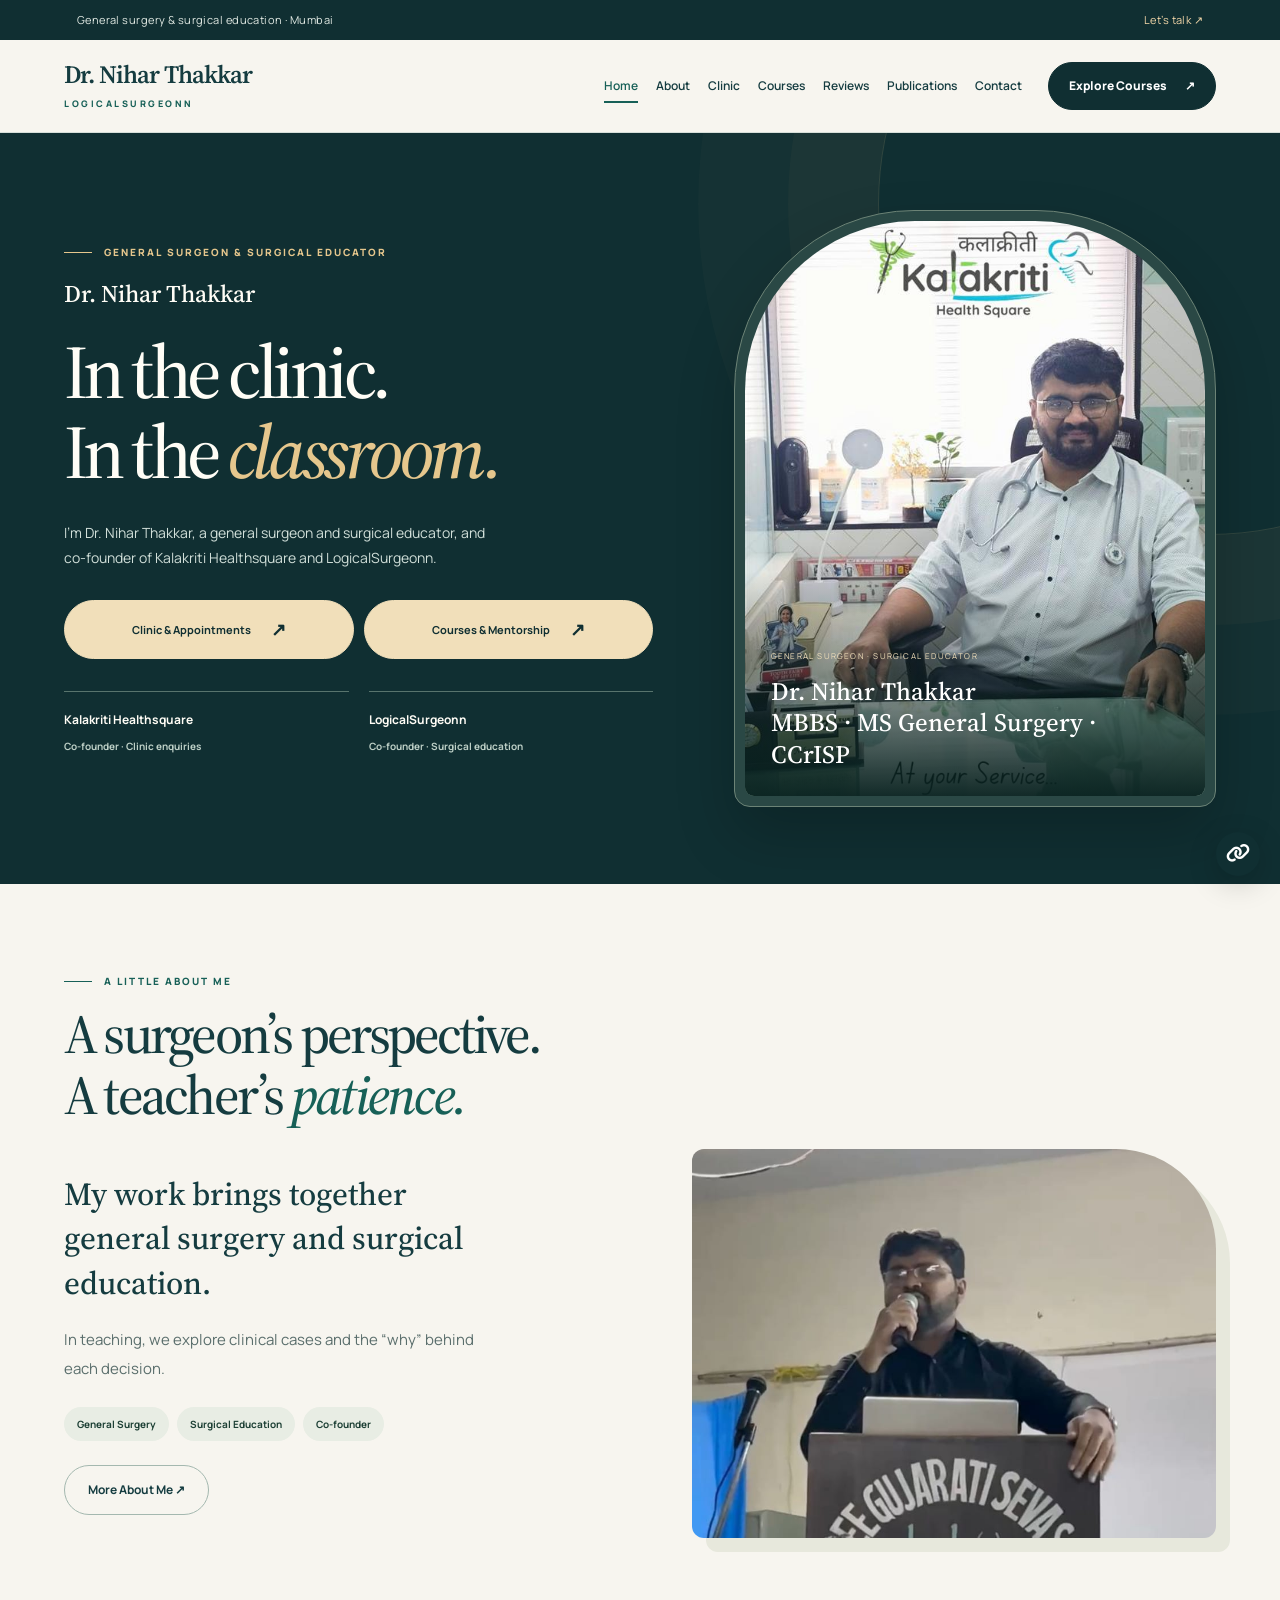
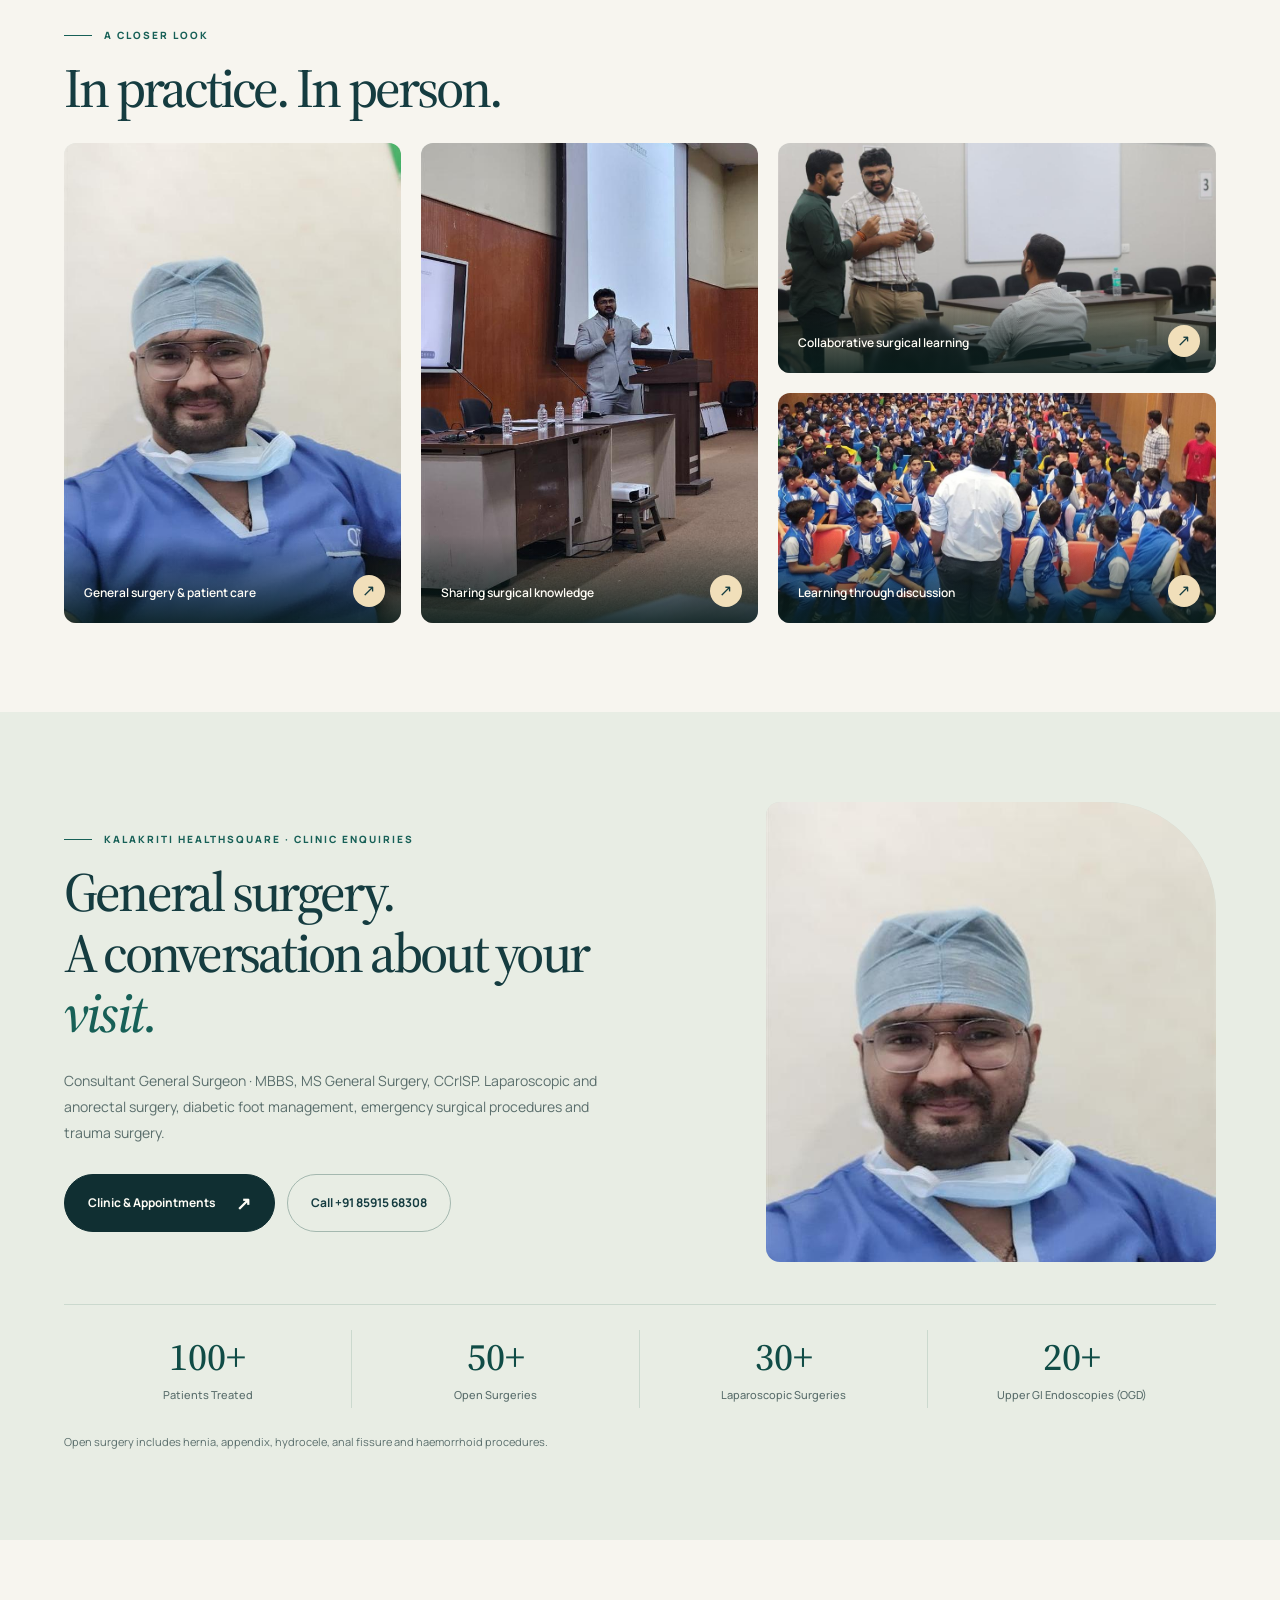
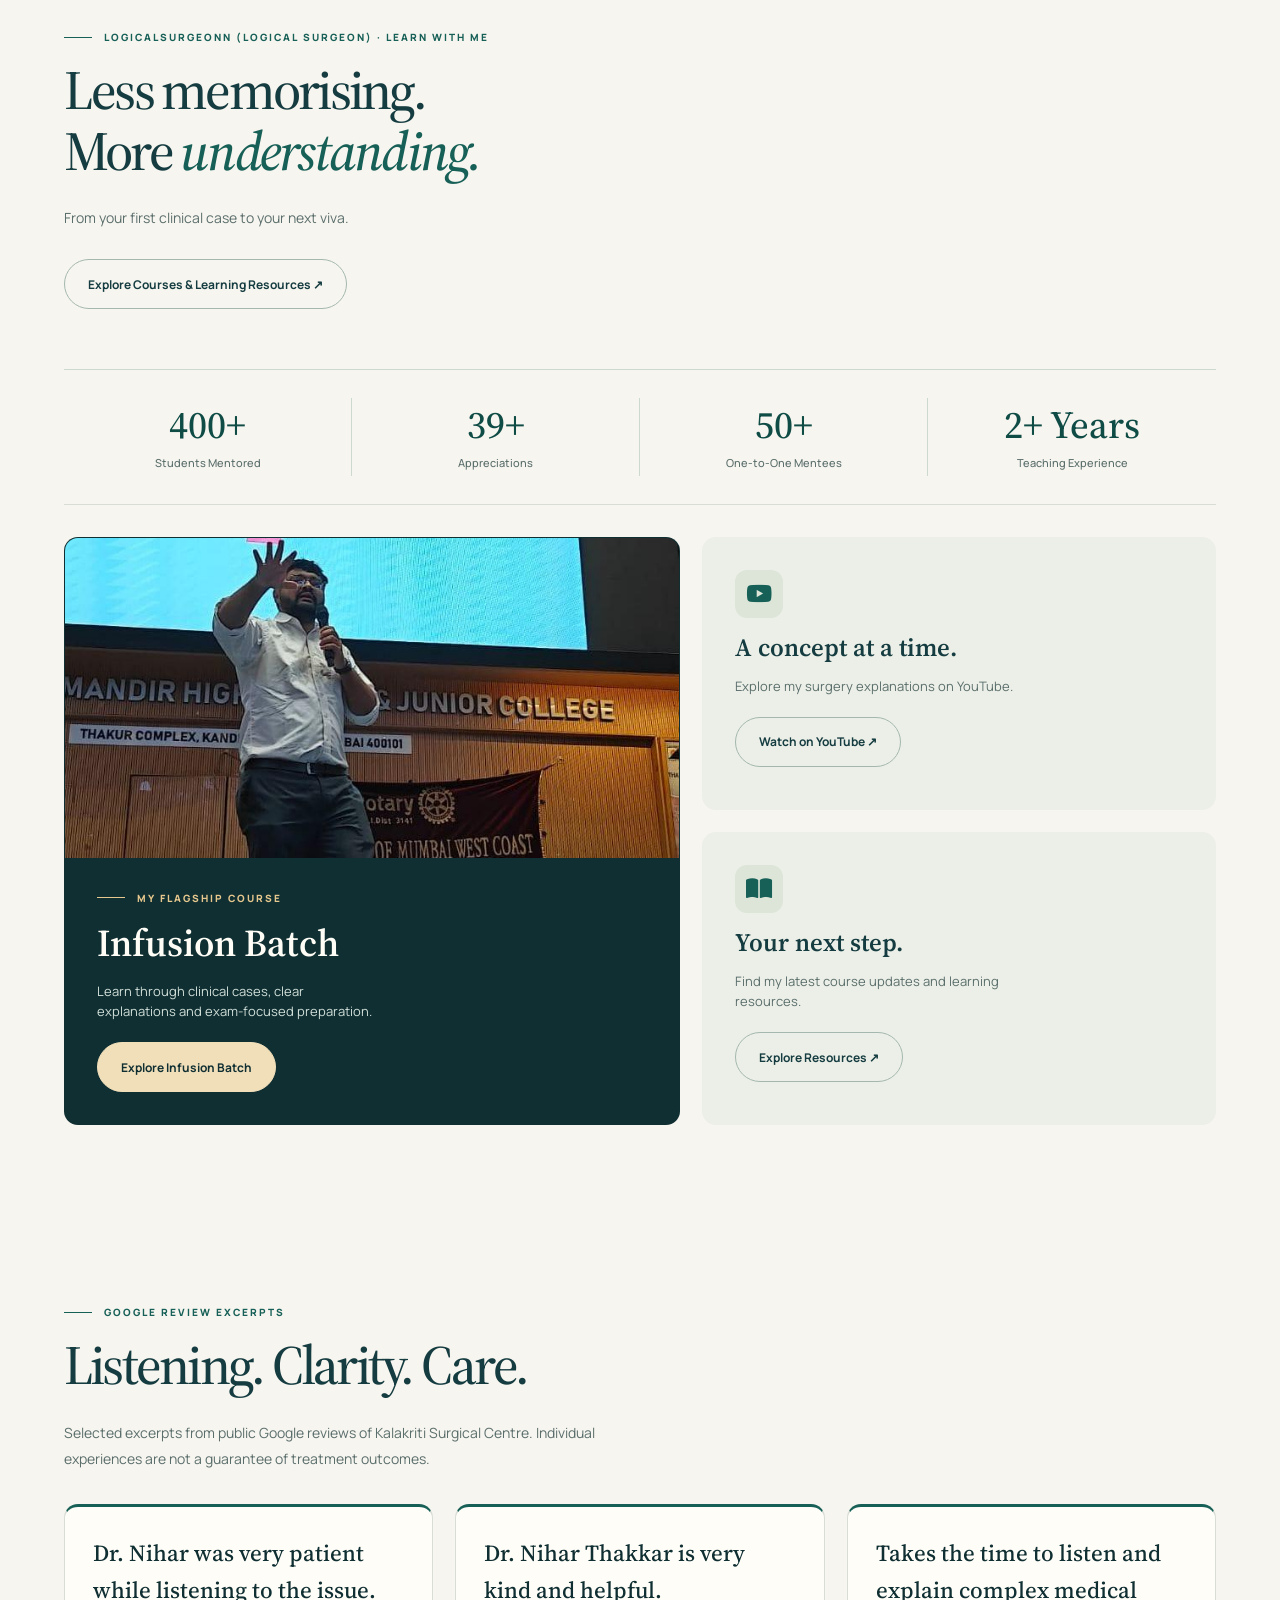
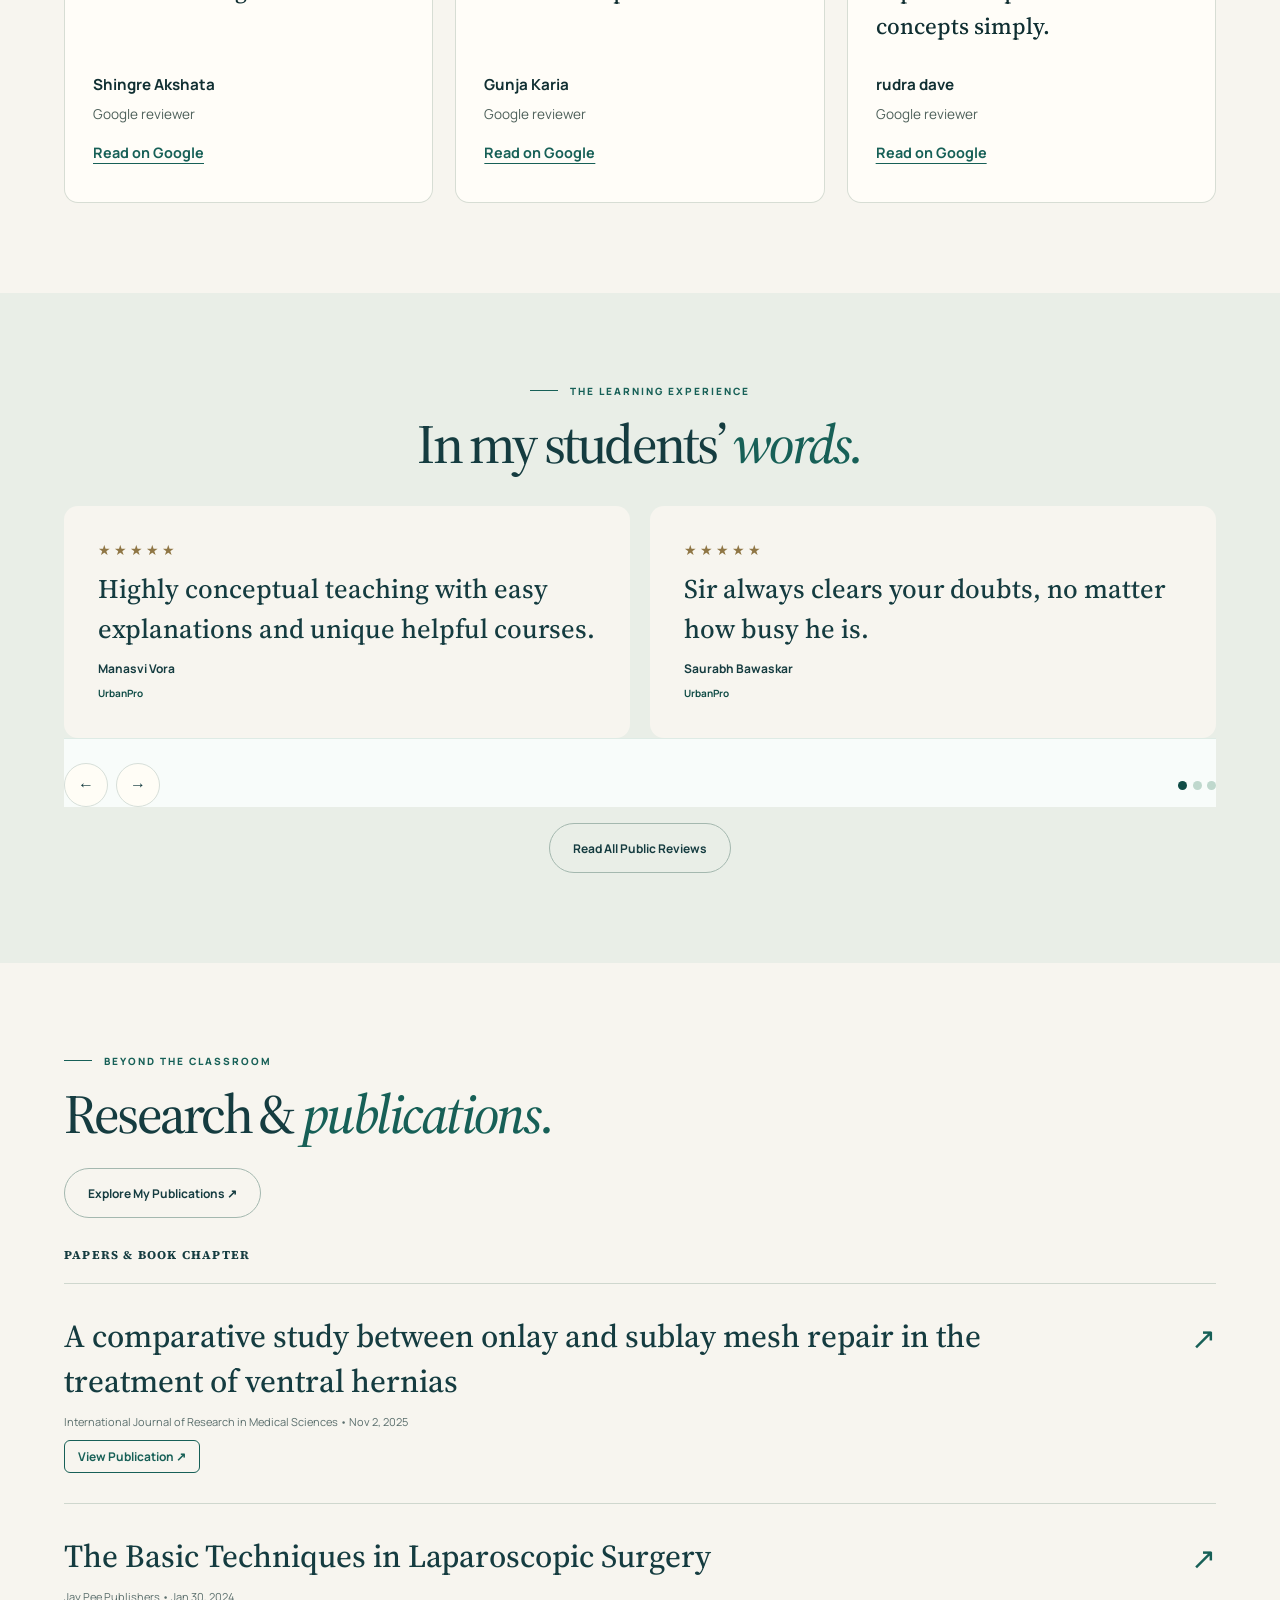
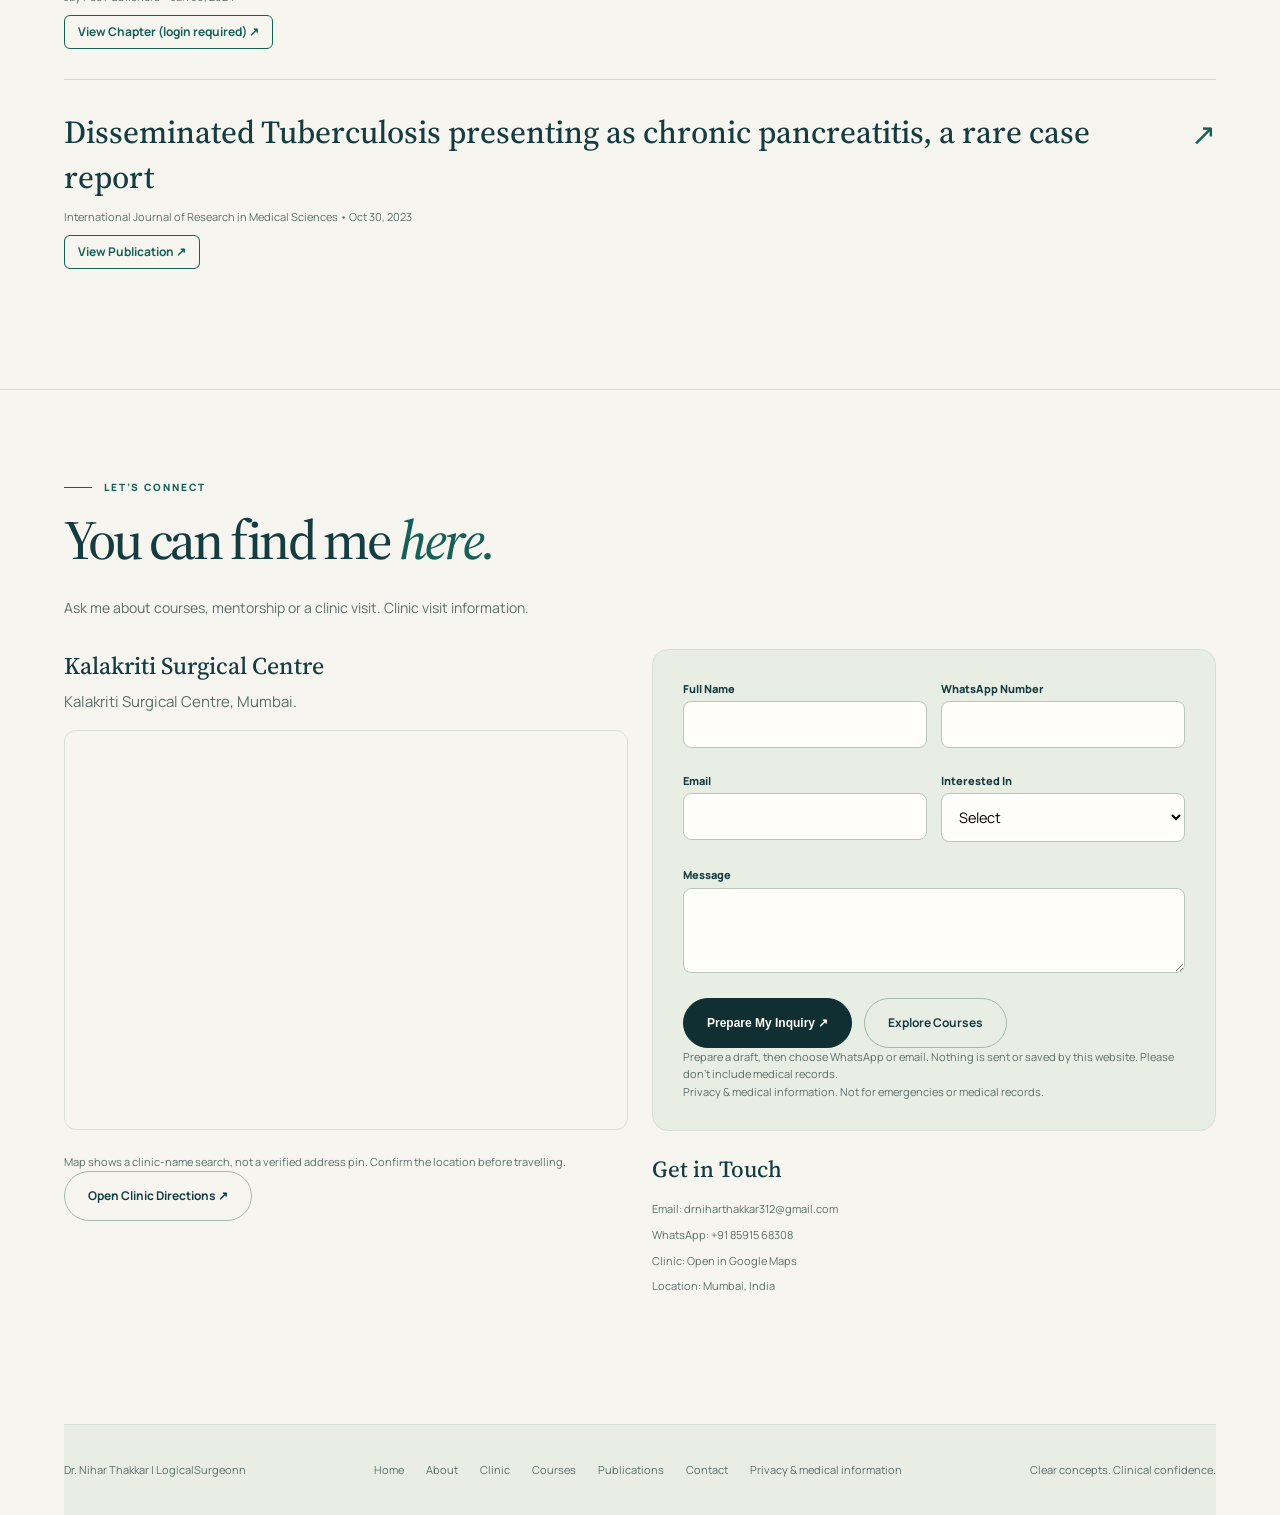
<file: index.html>
<!DOCTYPE html>
<html lang="en">
<head>
    <meta charset="UTF-8">
    <meta name="viewport" content="width=device-width, initial-scale=1.0">
    <meta name="google-site-verification" content="aj60azDWlwK-mU1AHQen_pZWl5gmIcZrOH5Ivydo1eE">
    <title>Dr. Nihar Thakkar | Logical Surgeon | Surgeon &amp; Educator</title>
    <meta name="description" content="Meet Dr. Nihar Thakkar, general surgeon and surgical educator, co-founder of Kalakriti Healthsquare and LogicalSurgeonn. Explore clinic enquiries and learning resources.">
    <link rel="canonical" href="https://profile.logicalsurgeon.com/">
    <link rel="icon" href="favicon.svg" type="image/svg+xml">
    <meta property="og:type" content="website">
    <meta property="og:locale" content="en_IN">
    <meta property="og:site_name" content="Dr. Nihar Thakkar | LogicalSurgeonn">
    <meta property="og:title" content="Dr. Nihar Thakkar | Logical Surgeon | Surgeon &amp; Educator">
    <meta property="og:description" content="In the clinic. In the classroom. Meet Dr. Nihar Thakkar, general surgeon and surgical educator, co-founder of Kalakriti Healthsquare and LogicalSurgeonn.">
    <meta property="og:url" content="https://profile.logicalsurgeon.com/">
    <meta property="og:image" content="https://profile.logicalsurgeon.com/social-preview.jpg">
    <meta property="og:image:width" content="1200">
    <meta property="og:image:height" content="630">
    <meta property="og:image:alt" content="Dr Nihar | General Surgeon &amp; Surgery Educator">
    <meta name="twitter:card" content="summary_large_image">
    <meta name="twitter:title" content="Dr. Nihar Thakkar | Logical Surgeon | Surgeon &amp; Educator">
    <meta name="twitter:description" content="Dr. Nihar Thakkar: general surgeon and surgical educator, co-founder of Kalakriti Healthsquare and LogicalSurgeonn. Clinic enquiries and learning resources.">
    <meta name="twitter:image" content="https://profile.logicalsurgeon.com/social-preview.jpg">
    <meta name="twitter:image:alt" content="Dr Nihar | General Surgeon &amp; Surgery Educator">
    <script type="application/ld+json">
    {
        "@context": "https://schema.org",
        "@type": "Person",
        "@id": "https://profile.logicalsurgeon.com/#nihar-thakkar",
        "name": "Dr. Nihar Thakkar",
        "url": "https://profile.logicalsurgeon.com/",
        "jobTitle": "General Surgeon and Surgery Educator",
        "description": "General surgeon and surgical educator, co-founder of Kalakriti Healthsquare and LogicalSurgeonn, with a focus on clinical practice and surgical education.",
        "image": "https://profile.logicalsurgeon.com/dr-nihar-portrait-900.jpg",
        "sameAs": [
            "https://www.linkedin.com/in/dr-nihar-thakkar/",
            "https://www.instagram.com/logicalsurgeonn/",
            "https://www.youtube.com/@LogicalSurgeon",
            "https://teacher.urbanpro.com/dr-nihar-thakkar-195"
        ]
    }
    </script>
    <script type="application/ld+json">
    {
        "@context": "https://schema.org",
        "@graph": [
            {
                "@type": "WebSite",
                "@id": "https://profile.logicalsurgeon.com/#website",
                "url": "https://profile.logicalsurgeon.com/",
                "name": "Dr. Nihar Thakkar | LogicalSurgeonn",
                "alternateName": "Logical Surgeon",
                "publisher": { "@id": "https://profile.logicalsurgeon.com/#nihar-thakkar" }
            },
            {
                "@type": "ProfilePage",
                "@id": "https://profile.logicalsurgeon.com/#webpage",
                "url": "https://profile.logicalsurgeon.com/",
                "name": "Dr. Nihar Thakkar | Logical Surgeon | Surgeon & Educator",
                "isPartOf": { "@id": "https://profile.logicalsurgeon.com/#website" },
                "mainEntity": { "@id": "https://profile.logicalsurgeon.com/#nihar-thakkar" }
            }
        ]
    }
    </script>
    <link rel="preconnect" href="https://fonts.googleapis.com">
    <link rel="preconnect" href="https://fonts.gstatic.com" crossorigin>
    <link href="https://fonts.googleapis.com/css2?family=Manrope:wght@400;500;600;700;800&family=Source+Serif+4:wght@600;700&display=swap" rel="stylesheet">
    <link rel="stylesheet" href="https://cdnjs.cloudflare.com/ajax/libs/font-awesome/6.4.0/css/all.min.css">
    <style>
        :root {
            --bg: #f5faf8;
            --surface: #ffffff;
            --ink: #0f2520;
            --muted: #4f615b;
            --primary: #0d8c5f;
            --primary-2: #0b704c;
            --line: #d7e6de;
            --soft: #eaf6f1;
            --gold: #b69b63;
            --shadow: 0 18px 48px rgba(7, 90, 61, 0.16);
            --radius-lg: 22px;
            --radius-md: 14px;
        }

        * {
            box-sizing: border-box;
            margin: 0;
            padding: 0;
        }

        html {
            scroll-behavior: smooth;
        }

        body {
            font-family: "Manrope", sans-serif;
            color: var(--ink);
            background:
                radial-gradient(900px 500px at 8% -10%, #dcf6e9 0, rgba(220, 246, 233, 0) 70%),
                radial-gradient(1000px 550px at 90% -10%, #d8efe4 0, rgba(216, 239, 228, 0) 68%),
                var(--bg);
            line-height: 1.6;
        }

        img {
            display: block;
            max-width: 100%;
        }

        a {
            text-decoration: none;
            color: inherit;
        }

        .container {
            width: min(1140px, 92%);
            margin: 0 auto;
        }

        .site-header {
            position: sticky;
            top: 0;
            z-index: 100;
            background: rgba(245, 250, 248, 0.92);
            backdrop-filter: blur(12px);
            border-bottom: 1px solid rgba(15, 37, 32, 0.08);
        }

        .nav {
            display: flex;
            align-items: center;
            justify-content: space-between;
            min-height: 70px;
            gap: 0.8rem;
        }

        .brand {
            display: flex;
            align-items: center;
            gap: 0.72rem;
            min-width: 0;
        }

        .brand img {
            width: 48px;
            height: 48px;
            border-radius: 50%;
            object-fit: cover;
            object-position: center 35%;
            border: 2px solid #cde7db;
            box-shadow: 0 10px 18px rgba(8, 106, 71, 0.2);
            flex-shrink: 0;
        }

        .brand-primary {
            font-family: "Source Serif 4", serif;
            font-size: clamp(0.95rem, 1.2vw, 1.15rem);
            line-height: 1.1;
            display: block;
            white-space: nowrap;
        }

        .brand-secondary {
            display: block;
            font-size: 0.68rem;
            color: var(--primary-2);
            text-transform: uppercase;
            letter-spacing: 0.8px;
            font-weight: 700;
        }

        .menu-toggle {
            display: none;
            width: 42px;
            height: 42px;
            border-radius: 10px;
            border: 1px solid var(--line);
            background: #fff;
            cursor: pointer;
            font-size: 1.3rem;
            color: var(--ink);
            flex-shrink: 0;
        }

        .nav-links {
            list-style: none;
            display: flex;
            align-items: center;
            gap: 0.75rem;
            flex-wrap: wrap;
        }

        .nav-links li {
            white-space: nowrap;
        }

        .nav-links a {
            font-size: 0.8rem;
            font-weight: 600;
            color: var(--ink);
            position: relative;
            padding: 0.4rem 0.5rem;
            display: block;
        }

        .nav-links a::after {
            content: "";
            position: absolute;
            left: 0;
            bottom: -6px;
            width: 100%;
            height: 2px;
            background: var(--primary);
            transform: scaleX(0);
            transform-origin: left;
            transition: transform 0.28s;
        }

        .nav-links a:hover::after,
        .nav-links a:focus-visible::after {
            transform: scaleX(1);
        }

        .hero {
            padding: 4.6rem 0 2.8rem;
        }

        .hero-grid {
            display: grid;
            grid-template-columns: 1.15fr 0.85fr;
            gap: 2rem;
            align-items: center;
        }

        .kicker {
            display: inline-flex;
            align-items: center;
            gap: 0.42rem;
            padding: 0.35rem 0.78rem;
            background: #ecf8f2;
            border: 1px solid #cae4d7;
            border-radius: 999px;
            color: var(--primary-2);
            font-size: 0.78rem;
            font-weight: 800;
            letter-spacing: 0.5px;
            margin-bottom: 1rem;
        }

        .hero h1 {
            font-family: "Source Serif 4", serif;
            font-size: clamp(1.95rem, 4.25vw, 3.1rem);
            line-height: 1.1;
            margin-bottom: 1rem;
            max-width: 19ch;
        }

        .hero p {
            color: var(--muted);
            font-size: 0.99rem;
            max-width: 60ch;
        }

        .hero-actions {
            margin-top: 1.5rem;
            display: flex;
            flex-wrap: wrap;
            gap: 0.75rem;
        }

        .spotlight-strip {
            margin-top: 1rem;
            display: grid;
            grid-template-columns: repeat(3, minmax(0, 1fr));
            gap: 0.7rem;
        }

        .spotlight-link {
            border: 1px solid #bedfd0;
            border-radius: 14px;
            background: linear-gradient(135deg, #f1fbf6, #e5f5ee);
            padding: 0.78rem;
            display: flex;
            flex-direction: column;
            gap: 0.25rem;
            transition: transform 0.22s, box-shadow 0.22s;
        }

        .spotlight-link:hover {
            transform: translateY(-3px);
            box-shadow: 0 10px 22px rgba(8, 107, 72, 0.16);
        }

        .spotlight-link strong {
            font-size: 0.93rem;
            color: var(--ink);
        }

        .spotlight-link span {
            font-size: 0.78rem;
            color: var(--primary-2);
            font-weight: 700;
        }

        .btn {
            border: 1px solid transparent;
            border-radius: 12px;
            padding: 0.72rem 1.1rem;
            display: inline-flex;
            align-items: center;
            justify-content: center;
            gap: 0.42rem;
            font-size: 0.89rem;
            font-weight: 800;
            transition: 0.24s transform, 0.24s background, 0.24s box-shadow;
        }

        .btn-primary {
            color: #fff;
            background: linear-gradient(135deg, var(--primary), var(--primary-2));
            box-shadow: 0 12px 26px rgba(9, 112, 76, 0.24);
        }

        .btn-primary:hover {
            transform: translateY(-2px);
        }

        .btn-secondary {
            background: #fff;
            border-color: #c7dfd4;
            color: var(--ink);
        }

        .btn-secondary:hover {
            background: #eef8f3;
        }

        .hero-media {
            background: var(--surface);
            border: 1px solid var(--line);
            border-radius: var(--radius-lg);
            box-shadow: var(--shadow);
            overflow: hidden;
            position: relative;
            animation: floatCard 3.5s ease-in-out infinite;
        }

        .hero-media::before {
            content: "";
            position: absolute;
            inset: -1px;
            border-radius: inherit;
            background: linear-gradient(140deg, rgba(13, 140, 95, 0.16), rgba(182, 155, 99, 0.12));
            pointer-events: none;
        }

        .hero-media img {
            height: 420px;
            width: 100%;
            object-fit: cover;
            object-position: center 22%;
        }

        .hero-media .caption {
            position: relative;
            padding: 1rem 1.15rem;
            background: rgba(255, 255, 255, 0.95);
            border-top: 1px solid #dce9e3;
        }

        .hero-media .caption strong {
            display: block;
            font-size: 1rem;
        }

        .hero-media .caption span {
            color: var(--muted);
            font-size: 0.86rem;
        }

        .counters {
            margin-top: 2rem;
            display: grid;
            grid-template-columns: repeat(4, minmax(0, 1fr));
            gap: 0.75rem;
        }

        .counter-card {
            background: #fff;
            border: 1px solid var(--line);
            border-radius: 12px;
            padding: 0.95rem 0.8rem;
            text-align: center;
            transition: transform 0.24s;
        }

        .counter-card:hover {
            transform: translateY(-4px);
        }

        .counter-number {
            font-family: "Source Serif 4", serif;
            font-size: clamp(1.1rem, 2.3vw, 1.65rem);
            color: var(--primary-2);
            line-height: 1.2;
        }

        .counter-label {
            font-size: 0.82rem;
            color: var(--muted);
            font-weight: 700;
        }

        .section {
            padding: 3.2rem 0;
        }

        .section-title {
            font-family: "Source Serif 4", serif;
            font-size: clamp(1.55rem, 3vw, 2.35rem);
            margin-bottom: 0.9rem;
        }

        .section-subtitle {
            color: var(--muted);
            margin-bottom: 1.2rem;
            max-width: 68ch;
        }

        .academic-details {
            padding: 1rem 1.25rem;
            border: 1px solid var(--line);
            border-radius: var(--radius-md);
            background: var(--surface);
        }

        .academic-details summary {
            cursor: pointer;
            font-weight: 700;
            color: var(--primary-2);
        }

        .academic-details[open] summary {
            margin-bottom: 1.25rem;
        }

        .academic-details summary:focus-visible {
            outline: 2px solid var(--primary);
            outline-offset: 5px;
        }

        .panel {
            background: var(--surface);
            border: 1px solid var(--line);
            border-radius: var(--radius-lg);
            box-shadow: var(--shadow);
        }

        .about-wrap {
            display: grid;
            grid-template-columns: 1.1fr 0.9fr;
            gap: 1rem;
            padding: 1.05rem;
            align-items: start;
        }

        .about-copy {
            padding: 0.75rem;
        }

        .about-copy p {
            color: var(--muted);
            margin-bottom: 0.78rem;
        }

        .about-chips {
            display: flex;
            flex-wrap: wrap;
            gap: 0.45rem;
            margin-top: 0.45rem;
        }

        .chip {
            font-size: 0.81rem;
            font-weight: 700;
            color: #1d4035;
            border: 1px solid #cde4d9;
            background: #eff9f4;
            border-radius: 999px;
            padding: 0.34rem 0.62rem;
        }

        .about-photo {
            border-radius: 16px;
            overflow: hidden;
            min-height: 0;
            aspect-ratio: 4 / 3;
            background: #e9efeb;
        }

        .about-photo img {
            width: 100%;
            height: 100%;
            object-fit: contain;
            object-position: center;
        }

        .qual-grid,
        .course-grid {
            display: grid;
            grid-template-columns: repeat(3, minmax(0, 1fr));
            gap: 0.95rem;
        }

        .tile {
            background: #fff;
            border: 1px solid var(--line);
            border-radius: 14px;
            padding: 1.02rem;
            transition: transform 0.24s, box-shadow 0.24s;
        }

        .tile:hover {
            transform: translateY(-5px);
            box-shadow: 0 12px 30px rgba(8, 107, 72, 0.14);
        }

        .tile h3 {
            margin-bottom: 0.4rem;
            font-size: 1.02rem;
        }

        .tile p {
            color: var(--muted);
            font-size: 0.89rem;
        }

        .tile .meta {
            margin-top: 0.45rem;
            font-size: 0.79rem;
            font-weight: 800;
            color: var(--primary-2);
        }

        .image-strip {
            margin-top: 1rem;
            display: grid;
            grid-template-columns: repeat(4, minmax(0, 1fr));
            gap: 0.6rem;
        }

        .image-strip figure {
            border-radius: 12px;
            overflow: hidden;
            border: 1px solid #d7e6de;
            background: #fff;
        }

        .image-strip img {
            width: 100%;
            height: 165px;
            object-fit: cover;
        }

        .image-strip figure:nth-child(1) img { object-position: center 24%; }
        .image-strip figure:nth-child(2) img { object-position: center 40%; }
        .image-strip figure:nth-child(3) img { object-position: center 28%; }
        .image-strip figure:nth-child(4) img { object-position: center 12%; }

        .research-grid {
            display: grid;
            grid-template-columns: repeat(2, minmax(0, 1fr));
            gap: 0.95rem;
        }

        .research-link-row {
            margin-top: 0.6rem;
        }

        .research-link {
            display: inline-flex;
            align-items: center;
            gap: 0.3rem;
            font-size: 0.82rem;
            font-weight: 700;
            color: var(--primary-2);
            border: 1px solid #c9e1d6;
            border-radius: 999px;
            background: #f3faf6;
            padding: 0.3rem 0.62rem;
        }

        .research-tile {
            background: #fff;
            border: 1px solid var(--line);
            border-radius: 14px;
            padding: 1rem;
        }

        .research-tile h3 {
            font-size: 1rem;
            margin-bottom: 0.35rem;
        }

        .research-tile p {
            color: var(--muted);
            font-size: 0.9rem;
        }

        .research-tile .meta {
            margin-top: 0.5rem;
            font-size: 0.79rem;
            font-weight: 700;
            color: var(--primary-2);
        }

        .official-grid {
            display: grid;
            grid-template-columns: repeat(2, minmax(0, 1fr));
            gap: 0.75rem;
        }

        .official-link {
            border: 1px solid #cee2d9;
            border-radius: 12px;
            background: #f1faf5;
            padding: 0.9rem;
            display: flex;
            justify-content: space-between;
            align-items: center;
            gap: 0.6rem;
        }

        .official-link strong {
            display: block;
            font-size: 0.9rem;
        }

        .official-link span {
            color: var(--muted);
            font-size: 0.8rem;
        }

        .official-link.featured {
            background: linear-gradient(135deg, #e6f7ef, #f6fcf9);
            border: 1px solid #97d1b8;
            box-shadow: 0 8px 18px rgba(8, 107, 72, 0.14);
        }

        .icon-badge {
            display: inline-flex;
            align-items: center;
            justify-content: center;
            width: 1.25rem;
            margin-right: 0.35rem;
            font-size: 1rem;
        }

        .icon-badge i {
            font-style: normal;
        }

        .links-grid {
            margin-top: 1rem;
            display: grid;
            grid-template-columns: repeat(2, minmax(0, 1fr));
            gap: 0.7rem;
        }

        .link-card {
            border: 1px solid #cee2d9;
            border-radius: 12px;
            background: #f1faf5;
            padding: 0.9rem;
            display: flex;
            justify-content: space-between;
            align-items: center;
            gap: 0.8rem;
            transition: transform 0.22s, background 0.22s;
        }

        .link-card:hover {
            transform: translateY(-3px);
            background: #e7f7ef;
        }

        .link-card strong {
            display: block;
            font-size: 0.9rem;
        }

        .link-card span {
            color: var(--muted);
            font-size: 0.79rem;
        }

        /* Student Reviews Section */
        .reviews-grid {
            display: grid;
            grid-template-columns: repeat(2, minmax(0, 1fr));
            gap: 1rem;
        }

        .review-card {
            background: #f9fdfb;
            border: 1px solid #e2ede5;
            border-radius: 12px;
            padding: 1.2rem;
            transition: all 0.22s;
        }

        .review-card:hover {
            transform: translateY(-4px);
            box-shadow: 0 8px 20px rgba(13, 140, 95, 0.15);
            border-color: var(--primary);
        }

        .review-header {
            display: flex;
            justify-content: space-between;
            align-items: flex-start;
            margin-bottom: 0.8rem;
            gap: 0.8rem;
        }

        .reviewer-info {
            flex: 1;
        }

        .reviewer-name {
            font-weight: 700;
            font-size: 0.95rem;
            color: var(--ink);
            margin-bottom: 0.2rem;
        }

        .reviewer-meta {
            font-size: 0.8rem;
            color: var(--muted);
        }

        .rating {
            font-size: 0.85rem;
            white-space: nowrap;
        }

        .review-text {
            font-size: 0.88rem;
            color: #4f615b;
            line-height: 1.6;
            font-style: italic;
        }

        /* Publications, Honors & Certifications Section */
        .credentials-wrapper {
            display: flex;
            flex-direction: column;
            gap: 2rem;
        }

        .credentials-subsection {
            border-top: 2px solid var(--line);
            padding-top: 1.5rem;
        }

        .credentials-subsection:first-child {
            border-top: none;
            padding-top: 0;
        }

        .credentials-subheading {
            font-family: "Source Serif 4", serif;
            font-size: 1.3rem;
            font-weight: 700;
            margin-bottom: 1rem;
            color: var(--ink);
        }

        /* Publications List */
        .publications-list {
            display: flex;
            flex-direction: column;
            gap: 1rem;
        }

        .publication-card {
            background: #f9fdfb;
            border: 1px solid #e2ede5;
            border-left: 3px solid var(--primary);
            border-radius: 8px;
            padding: 1rem;
            transition: box-shadow 0.22s, transform 0.22s;
        }

        .publication-card:hover {
            transform: translateX(4px);
            box-shadow: 0 4px 12px rgba(13, 140, 95, 0.12);
        }

        .publication-title {
            font-weight: 700;
            font-size: 0.95rem;
            color: var(--ink);
            margin-bottom: 0.35rem;
        }

        .publication-journal {
            font-size: 0.85rem;
            color: var(--muted);
            margin-bottom: 0.3rem;
        }

        .publication-meta {
            font-size: 0.82rem;
            color: #6b7a76;
            margin-bottom: 0.6rem;
            line-height: 1.5;
        }

        .publication-link {
            display: inline-block;
            font-size: 0.82rem;
            font-weight: 700;
            color: var(--primary);
            padding: 0.4rem 0.8rem;
            border: 1px solid var(--primary);
            border-radius: 6px;
            transition: all 0.22s;
        }

        .publication-link:hover {
            background: var(--primary);
            color: white;
        }

        /* Honors List */
        .honors-list {
            display: flex;
            flex-direction: column;
            gap: 1rem;
        }

        .honor-card {
            background: linear-gradient(135deg, #fff9f0, #fffbf7);
            border: 1px solid #f5dcc8;
            border-left: 3px solid var(--gold);
            border-radius: 8px;
            padding: 1rem;
            transition: all 0.22s;
        }

        .honor-card:hover {
            transform: translateX(4px);
            box-shadow: 0 4px 12px rgba(182, 155, 99, 0.15);
        }

        .honor-title {
            font-weight: 700;
            font-size: 0.95rem;
            color: var(--ink);
            margin-bottom: 0.3rem;
        }

        .honor-issuer {
            font-size: 0.85rem;
            color: var(--muted);
            margin-bottom: 0.3rem;
        }

        .honor-meta {
            font-size: 0.82rem;
            color: #6b7a76;
            margin-bottom: 0.5rem;
            line-height: 1.5;
        }

        .honor-badge {
            display: inline-block;
            font-size: 0.75rem;
            font-weight: 700;
            color: white;
            background: var(--gold);
            padding: 0.3rem 0.6rem;
            border-radius: 4px;
        }

        /* Certifications Grid */
        .certifications-grid {
            display: grid;
            grid-template-columns: repeat(2, minmax(0, 1fr));
            gap: 1rem;
        }

        .certification-card {
            background: #f3faf6;
            border: 1px solid #d7e6de;
            border-radius: 8px;
            padding: 0.95rem;
            transition: all 0.22s;
        }

        .certification-card:hover {
            transform: translateY(-3px);
            box-shadow: 0 4px 12px rgba(13, 140, 95, 0.12);
        }

        .cert-title {
            font-weight: 700;
            font-size: 0.9rem;
            color: var(--ink);
            margin-bottom: 0.25rem;
        }

        .cert-issuer {
            font-size: 0.8rem;
            color: var(--muted);
            margin-bottom: 0.2rem;
        }

        .cert-date {
            font-size: 0.75rem;
            color: #6b7a76;
        }

        .carousel-shell {
            margin-top: 0.95rem;
            position: relative;
            overflow: hidden;
            border-radius: 16px;
            border: 1px solid var(--line);
            background: #fff;
        }

        .carousel-track {
            display: flex;
            transition: transform 0.45s ease;
            will-change: transform;
        }

        .testimonial-slide {
            min-width: 100%;
            padding: 1.3rem 1.15rem;
            display: grid;
            grid-template-columns: repeat(2, minmax(0, 1fr));
            gap: 0.85rem;
        }

        .quote {
            border: 1px solid #d8e7e0;
            border-top: 4px solid var(--gold);
            border-radius: 12px;
            padding: 0.95rem;
            background: #fff;
        }

        .quote .stars {
            color: #8f7645;
            font-size: 0.85rem;
            margin-bottom: 0.45rem;
        }

        .quote p {
            color: var(--muted);
            font-size: 0.9rem;
            margin-bottom: 0.42rem;
        }

        .quote strong {
            font-size: 0.88rem;
        }

        .quote span {
            font-size: 0.76rem;
            color: var(--primary-2);
            font-weight: 700;
        }

        .carousel-controls {
            padding: 0.7rem 1rem 0.9rem;
            display: flex;
            justify-content: space-between;
            align-items: center;
            border-top: 1px solid #deebe5;
            background: #f8fcfa;
        }

        .carousel-buttons {
            display: flex;
            gap: 0.5rem;
        }

        .carousel-buttons button {
            width: 36px;
            height: 36px;
            border-radius: 10px;
            border: 1px solid #cadfd4;
            background: #fff;
            cursor: pointer;
            font-size: 1rem;
            color: var(--ink);
        }

        .dots {
            display: flex;
            gap: 0.33rem;
        }

        .dot {
            width: 9px;
            height: 9px;
            border-radius: 50%;
            background: #bfd8cd;
        }

        .dot.active {
            background: var(--primary-2);
        }

        .contact-wrap {
            display: grid;
            grid-template-columns: 1.05fr 0.95fr;
            gap: 0.95rem;
            margin-top: 1rem;
        }

        .form-card,
        .contact-card {
            padding: 1rem;
        }

        .contact-config {
            border: 1px dashed #c7ddd2;
            border-radius: 12px;
            background: #f2faf6;
            padding: 0.75rem;
            margin-bottom: 0.8rem;
            font-size: 0.81rem;
            color: #325247;
            font-weight: 700;
        }

        .form-grid {
            display: grid;
            grid-template-columns: 1fr 1fr;
            gap: 0.6rem;
        }

        .field {
            margin-bottom: 0.62rem;
        }

        .field.full {
            grid-column: 1 / -1;
        }

        label {
            display: block;
            margin-bottom: 0.24rem;
            font-size: 0.8rem;
            font-weight: 800;
        }

        input,
        select,
        textarea {
            width: 100%;
            border: 1px solid #bfd7cc;
            border-radius: 10px;
            background: #f9fdfb;
            padding: 0.62rem 0.7rem;
            font-size: 0.9rem;
            font-family: inherit;
        }

        textarea {
            min-height: 102px;
            resize: vertical;
        }

        .small {
            font-size: 0.79rem;
            color: var(--muted);
        }

        .social-inline {
            margin-top: 0.55rem;
            display: flex;
            flex-wrap: wrap;
            gap: 0.5rem;
        }

        .social-inline a {
            border: 1px solid #c6dcd1;
            border-radius: 999px;
            background: #fff;
            padding: 0.36rem 0.72rem;
            font-size: 0.79rem;
            font-weight: 800;
            transition: background 0.22s;
        }

        .social-inline a:hover {
            background: #e9f7f0;
        }

        .footer {
            text-align: center;
            font-size: 0.85rem;
            color: var(--muted);
            padding: 1.55rem 0 2.5rem;
            border-top: 1px solid rgba(15, 37, 32, 0.1);
            margin-top: 2rem;
        }

        .mobile-sticky-cta {
            display: none;
            position: fixed;
            left: 0;
            right: 0;
            bottom: 0;
            z-index: 120;
            padding: 0.5rem 0.7rem calc(0.45rem + env(safe-area-inset-bottom));
            background: rgba(245, 250, 248, 0.96);
            border-top: 1px solid #d2e5db;
            backdrop-filter: blur(8px);
        }

        .mobile-sticky-cta .btn {
            width: 100%;
            font-size: 0.9rem;
            padding: 0.68rem 0.9rem;
            border-radius: 10px;
        }

        .reveal {
            opacity: 1;
            transform: none;
        }

        .reveal.in {
            animation: riseIn 0.55s ease both;
        }

        @keyframes riseIn {
            from {
                opacity: 0;
                transform: translateY(15px);
            }
            to {
                opacity: 1;
                transform: translateY(0);
            }
        }

        @keyframes floatCard {
            0%, 100% { transform: translateY(0); }
            50% { transform: translateY(-7px); }
        }

        @media (max-width: 1200px) {
            .nav-links a {
                font-size: 0.75rem;
                padding: 0.3rem 0.4rem;
            }
        }

        @media (max-width: 980px) {
            .menu-toggle {
                display: inline-flex;
                align-items: center;
                justify-content: center;
            }

            .nav-links {
                position: absolute;
                left: 0;
                right: 0;
                top: 70px;
                background: rgba(245, 250, 248, 0.98);
                padding: 0.85rem 4%;
                border-bottom: 1px solid #d7e6de;
                display: none;
                flex-direction: column;
                align-items: flex-start;
                gap: 0.9rem;
            }

            .nav-links.open {
                display: flex;
            }

            .hero-grid,
            .about-wrap,
            .qual-grid,
            .course-grid,
            .links-grid,
            .spotlight-strip,
            .research-grid,
            .official-grid,
            .contact-wrap,
            .form-grid,
            .testimonial-slide,
            .certifications-grid,
            .reviews-grid {
                grid-template-columns: 1fr;
            }

            .counters {
                grid-template-columns: repeat(2, minmax(0, 1fr));
            }

            .image-strip {
                grid-template-columns: repeat(2, minmax(0, 1fr));
            }

            .hero-media img {
                height: 360px;
            }

            .about-photo {
                aspect-ratio: 16 / 10;
            }

            .mobile-sticky-cta {
                display: block;
            }

            body {
                padding-bottom: 102px;
            }
        }

        @media (max-width: 560px) {
            .hero {
                padding-top: 3.2rem;
            }

            .hero-actions .btn {
                width: 100%;
            }

            .hero-media img {
                height: 300px;
            }

            .about-photo {
                aspect-ratio: 4 / 3;
            }

            .carousel-controls {
                flex-direction: column;
                gap: 0.45rem;
                align-items: stretch;
            }
        }

        /* Fixed Social Widget */
        .social-widget-button {
            position: fixed;
            right: 20px;
            bottom: 30px;
            width: 45px;
            height: 45px;
            border-radius: 50%;
            background: var(--primary);
            border: none;
            color: white;
            font-size: 1.2rem;
            cursor: pointer;
            box-shadow: 0 4px 12px rgba(13, 140, 95, 0.4);
            display: flex;
            align-items: center;
            justify-content: center;
            transition: all 0.3s ease;
            z-index: 999;
        }

        .social-widget-button:hover {
            background: var(--primary-2);
            transform: scale(1.15);
            box-shadow: 0 6px 16px rgba(13, 140, 95, 0.6);
        }

        .social-widget-panel {
            position: fixed;
            right: 20px;
            bottom: 90px;
            width: 280px;
            background: white;
            border-radius: 16px;
            box-shadow: 0 8px 32px rgba(7, 90, 61, 0.25);
            border: 1px solid var(--line);
            padding: 1.2rem;
            transform: translateY(20px) scale(0.9);
            opacity: 0;
            pointer-events: none;
            transition: all 0.3s ease;
            z-index: 998;
        }

        .social-widget-panel.active {
            transform: translateY(0) scale(1);
            opacity: 1;
            pointer-events: auto;
        }

        .social-widget-close {
            position: absolute;
            top: 12px;
            right: 12px;
            background: none;
            border: none;
            font-size: 1.2rem;
            color: var(--muted);
            cursor: pointer;
            transition: color 0.2s;
        }

        .social-widget-close:hover {
            color: var(--ink);
        }

        .social-widget-panel h3 {
            font-family: "Source Serif 4", serif;
            font-size: 1.1rem;
            margin-bottom: 1rem;
            color: var(--ink);
            margin-top: 0;
        }

        .social-links-list {
            display: flex;
            flex-direction: column;
            gap: 0.8rem;
        }

        .social-link {
            display: flex;
            align-items: center;
            gap: 0.8rem;
            padding: 0.8rem;
            background: #f9fdfb;
            border: 1px solid #e2ede5;
            border-radius: 8px;
            color: var(--ink);
            text-decoration: none;
            transition: all 0.2s;
            font-size: 0.9rem;
        }

        .social-link i {
            width: 24px;
            text-align: center;
            color: var(--primary);
            font-size: 1.1rem;
        }

        .social-link span {
            flex: 1;
            font-weight: 600;
            overflow: hidden;
            text-overflow: ellipsis;
            white-space: nowrap;
        }

        .social-link:hover {
            background: #e7f7ef;
            border-color: var(--primary);
            transform: translateX(4px);
        }

        /* Tablet view (561px - 980px) */
        @media (max-width: 980px) and (min-width: 561px) {
            .social-widget-button {
                width: 42px;
                height: 42px;
                font-size: 1rem;
                right: 20px;
                bottom: 100px;
                z-index: 150;
            }

            .social-widget-panel {
                width: 260px;
                right: 20px;
                bottom: 150px;
                padding: 1.1rem;
                z-index: 149;
            }
        }

        /* Mobile view (max 560px) - keep on right side, higher up */
        @media (max-width: 560px) {
            .social-widget-button {
                width: 40px;
                height: 40px;
                font-size: 1rem;
                right: 16px;
                bottom: 95px;
                z-index: 150;
            }

            .social-widget-panel {
                width: 240px;
                right: 16px;
                bottom: 145px;
                padding: 1rem;
                z-index: 149;
            }
        }
    </style>
    <link rel="stylesheet" href="portfolio-redesign.css?v=3">
    <link rel="stylesheet" href="site-header.css?v=2">
    <script src="portfolio-redesign.js?v=2" defer></script>
    <script src="inquiry.js" defer></script>
    <script src="counters.js?v=1" defer></script>
    <link rel="stylesheet" href="experience.css?v=1">
    <link rel="stylesheet" href="google-reviews.css?v=1">
    <link rel="stylesheet" href="visual-system.css?v=1">
    <script src="experience.js?v=1" defer></script>
</head>
<body>
    <a class="skip-link" href="#main-content">Skip to content</a>
    <div class="utility-bar">
        <div class="container">
            <span>General surgery &amp; surgical education · Mumbai</span>
            <a href="tel:+918591568308">Let’s talk ↗</a>
        </div>
    </div>
    <header class="site-header">
        <div class="container navigation">
            <a class="brand" href="./"><span class="brand-primary">Dr. Nihar Thakkar</span><span class="brand-secondary">LogicalSurgeonn</span></a>
            <nav class="primary-nav" id="primary-nav" aria-label="Primary navigation">
                <ul>
                    <li><a href="./" aria-current="page">Home</a></li>
                    <li><a href="about.html">About</a></li>
                    <li><a href="clinic.html">Clinic</a></li>
                    <li><a href="courses.html">Courses</a></li>
                    <li><a href="./#testimonials">Reviews</a></li>
                    <li><a href="publications.html">Publications</a></li>
                    <li><a href="./#contact">Contact</a></li>
                </ul>
            </nav>
            <a class="header-course" href="https://learn.logicalsurgeon.com/web/lite/store/69b9b353cfc64efd62001406">Explore Courses <span aria-hidden="true">↗</span></a>
        </div>
    </header>

    <main id="main-content" tabindex="-1">
        <section class="hero" id="home">
            <div class="container hero-grid">
                <div class="reveal">
                    <span class="kicker">General surgeon &amp; surgical educator</span>
                    <h1>Dr. Nihar Thakkar</h1>
                    <p class="hero-statement">In the clinic.<br>In the <em>classroom.</em></p>
                    <p>I’m Dr. Nihar Thakkar, a general surgeon and surgical educator, and co-founder of Kalakriti Healthsquare and LogicalSurgeonn.</p>
                    <div class="hero-actions">
                        <a class="btn btn-primary" href="clinic.html">Clinic &amp; Appointments <span aria-hidden="true">↗</span></a>
                        <a class="btn btn-primary" href="courses.html">Courses &amp; Mentorship <span aria-hidden="true">↗</span></a>
                    </div>
                    <div class="spotlight-strip">
                        <a class="spotlight-link" href="clinic.html">
                            <strong>Kalakriti Healthsquare</strong>
                            <span>Co-founder · Clinic enquiries</span>
                        </a>
                        <a class="spotlight-link" href="courses.html">
                            <strong>LogicalSurgeonn</strong>
                            <span>Co-founder · Surgical education</span>
                        </a>
                    </div>
                </div>

                <article class="hero-media reveal">
                    <img src="dr-nihar-portrait-900.jpg" srcset="dr-nihar-portrait-600.jpg 600w, dr-nihar-portrait-900.jpg 900w" sizes="(max-width: 700px) 90vw, 45vw" alt="Dr. Nihar Thakkar at Kalakriti Health Square" width="900" height="1125" fetchpriority="high" decoding="async">
                    <div class="caption">
                        <span>GENERAL SURGEON · SURGICAL EDUCATOR</span>
                        <strong>Dr. Nihar Thakkar<br>MBBS · MS General Surgery · CCrISP</strong>
                    </div>
                </article>
            </div>

        </section>

        <section class="section" id="about">
            <div class="container">
                <p class="eyebrow">A little about me</p>
                <h2 class="section-title reveal">A surgeon’s perspective.<br>A teacher’s <em>patience.</em></h2>

                <article class="panel about-wrap reveal">
                    <div class="about-copy">
                        <p>My work brings together general surgery and surgical education.</p>
                        <p>In teaching, we explore clinical cases and the “why” behind each decision.</p>
                        <div class="about-chips">
                            <span class="chip">General Surgery</span>
                            <span class="chip">Surgical Education</span>
                            <span class="chip">Co-founder</span>
                        </div>
                        <a class="btn btn-secondary" href="about.html">More About Me ↗</a>
                    </div>
                    <div class="about-photo">
                        <img src="WhatsApp Image 2026-06-20 at 16.14.58 (2).jpeg" alt="Dr. Nihar Thakkar teaching" loading="lazy" decoding="async">
                    </div>
                </article>
            </div>
        </section>

        <section class="section" id="in-person" aria-labelledby="photo-gallery-title">
            <div class="container">
                <p class="eyebrow">A closer look</p>
                <h2 class="section-title" id="photo-gallery-title">In practice. In person.</h2>
                <div class="photo-gallery">
                    <figure class="photo-card">
                        <a class="js-photo-viewer" href="dr-nihar-scrubs.jpg" aria-label="Enlarge photograph: Dr. Nihar Thakkar in blue surgical scrubs">
                            <img src="dr-nihar-scrubs.jpg" alt="Dr. Nihar Thakkar in blue surgical scrubs" width="600" height="1067" loading="lazy" decoding="async">
                        </a>
                        <figcaption>General surgery &amp; patient care</figcaption>
                    </figure>
                    <figure class="photo-card">
                        <a class="js-photo-viewer" href="dr-nihar-speaking.jpg" aria-label="Enlarge photograph: Dr. Nihar Thakkar in a grey suit at a lectern">
                            <img src="dr-nihar-speaking.jpg" alt="Dr. Nihar Thakkar in a grey suit at a lectern" width="600" height="1067" loading="lazy" decoding="async">
                        </a>
                        <figcaption>Sharing surgical knowledge</figcaption>
                    </figure>
                    <figure class="photo-card">
                        <a class="js-photo-viewer" href="dr-nihar-workshop.jpg" aria-label="Enlarge photograph: Dr. Nihar Thakkar with adult participants at a workshop">
                            <img src="dr-nihar-workshop.jpg" alt="Dr. Nihar Thakkar with adult participants at a workshop" width="1000" height="667" loading="lazy" decoding="async">
                        </a>
                        <figcaption>Collaborative surgical learning</figcaption>
                    </figure>
                    <figure class="photo-card">
                        <a class="js-photo-viewer" href="dr-nihar-group-session.jpg" aria-label="Enlarge photograph: A group learning session in an auditorium">
                            <img src="dr-nihar-group-session.jpg" alt="A group learning session in an auditorium" width="1000" height="960" loading="lazy" decoding="async">
                        </a>
                        <figcaption>Learning through discussion</figcaption>
                    </figure>
                </div>
            </div>
        </section>

        <section class="section" id="clinical-practice" aria-labelledby="clinical-title">
            <div class="container clinical-layout">
                <div>
                <p class="eyebrow">Kalakriti Healthsquare · Clinic enquiries</p>
                <h2 class="section-title reveal" id="clinical-title">General surgery.<br>A conversation about your <em>visit.</em></h2>
                <p class="section-subtitle reveal">Consultant General Surgeon · MBBS, MS General Surgery, CCrISP. Laparoscopic and anorectal surgery, diabetic foot management, emergency surgical procedures and trauma surgery.</p>
                <div class="hero-actions reveal">
                    <a class="btn btn-primary" href="clinic.html">Clinic &amp; Appointments <span aria-hidden="true">↗</span></a>
                    <a class="btn btn-secondary" href="tel:+918591568308">Call +91 85915 68308</a>
                </div>
                </div>
                <figure class="clinical-photo">
                    <img src="dr-nihar-scrubs.jpg" alt="Dr. Nihar Thakkar in blue surgical scrubs" width="600" height="1067" loading="lazy" decoding="async">
                </figure>
            </div>
            <div class="container">
                <div class="counters clinical-counters" id="clinicalCounters">
                    <article class="counter-card" aria-label="100+ Patients Treated">
                        <div class="counter-number" data-target="100" data-suffix="+" aria-hidden="true">100+</div>
                        <div class="counter-label">Patients Treated</div>
                    </article>
                    <article class="counter-card" aria-label="50+ Open Surgeries">
                        <div class="counter-number" data-target="50" data-suffix="+" aria-hidden="true">50+</div>
                        <div class="counter-label">Open Surgeries</div>
                    </article>
                    <article class="counter-card" aria-label="30+ Laparoscopic Surgeries">
                        <div class="counter-number" data-target="30" data-suffix="+" aria-hidden="true">30+</div>
                        <div class="counter-label">Laparoscopic Surgeries</div>
                    </article>
                    <article class="counter-card" aria-label="20+ Upper GI Endoscopies (OGD)">
                        <div class="counter-number" data-target="20" data-suffix="+" aria-hidden="true">20+</div>
                        <div class="counter-label">Upper GI Endoscopies (OGD)</div>
                    </article>
                </div>
                <p class="small">Open surgery includes hernia, appendix, hydrocele, anal fissure and haemorrhoid procedures.</p>
            </div>
        </section>

        <section class="section" id="courses">
            <div class="container">
                <p class="eyebrow">LogicalSurgeonn (Logical Surgeon) · Learn with me</p>
                <h2 class="section-title reveal">Less memorising.<br>More <em>understanding.</em></h2>
                <p class="section-subtitle reveal">From your first clinical case to your next viva.</p>
                <a class="btn btn-secondary page-link" href="https://learn.logicalsurgeon.com/web/lite/store/69b9b353cfc64efd62001406">Explore Courses &amp; Learning Resources ↗</a>

            <div class="container counters reveal" id="counterSection">
                <article class="counter-card" aria-label="400+ Students Mentored">
                    <div class="counter-number" data-target="400" data-suffix="+" aria-hidden="true">400+</div>
                    <div class="counter-label">Students Mentored</div>
                </article>
                <article class="counter-card" aria-label="39+ Appreciations">
                    <div class="counter-number" data-target="39" data-suffix="+" aria-hidden="true">39+</div>
                    <div class="counter-label">Appreciations</div>
                </article>
                <article class="counter-card" aria-label="50+ One-to-One Mentees">
                    <div class="counter-number" data-target="50" data-suffix="+" aria-hidden="true">50+</div>
                    <div class="counter-label">One-to-One Mentees</div>
                </article>
                <article class="counter-card" aria-label="2+ Years Teaching Experience">
                    <div class="counter-number" data-target="2" data-suffix="+ Years" aria-hidden="true">2+ Years</div>
                    <div class="counter-label">Teaching Experience</div>
                </article>
            </div>

                <div class="course-grid reveal">
                    <article class="tile featured-course">
                        <img class="course-photo" src="dr-nihar-teaching.jpg" alt="Dr. Nihar Thakkar explaining a concept during a teaching session" width="725" height="710" loading="lazy" decoding="async">
                        <div class="course-copy">
                        <span class="eyebrow">My flagship course</span>
                        <h3>Infusion Batch</h3>
                        <p>Learn through clinical cases, clear explanations and exam-focused preparation.</p>
                        <a class="btn btn-primary" href="https://infusionbatch.lovable.app/" target="_blank" rel="noopener">Explore Infusion Batch</a>
                        </div>
                    </article>
                    <article class="tile">
                        <i class="fab fa-youtube course-icon" aria-hidden="true"></i>
                        <h3>A concept at a time.</h3>
                        <p>Explore my surgery explanations on YouTube.</p>
                        <a class="btn btn-secondary" href="https://www.youtube.com/@LogicalSurgeon" target="_blank" rel="noopener">Watch on YouTube ↗</a>
                    </article>
                    <article class="tile">
                        <i class="fa fa-book-open course-icon" aria-hidden="true"></i>
                        <h3>Your next step.</h3>
                        <p>Find my latest course updates and learning resources.</p>
                        <a class="btn btn-secondary" href="https://beacons.ai/niharthakkar" target="_blank" rel="noopener">Explore Resources ↗</a>
                    </article>
                </div>
            </div>
        </section>

        <section class="section" id="google-reviews" aria-labelledby="google-reviews-title">
            <div class="container">
                <p class="eyebrow">Google review excerpts</p>
                <h2 class="section-title" id="google-reviews-title">Listening. Clarity. Care.</h2>
                <p class="section-subtitle">Selected excerpts from public Google reviews of Kalakriti Surgical Centre. Individual experiences are not a guarantee of treatment outcomes.</p>
                <div class="google-reviews-grid">
                    <figure class="google-review-card">
                        <blockquote><p>Dr. Nihar was very patient while listening to the issue.</p></blockquote>
                        <figcaption>
                            <strong>Shingre Akshata</strong>
                            <span>Google reviewer</span>
                            <a href="https://www.google.com/search?kgmid=/g/11yqk73vdz&amp;hl=en-IN&amp;q=Kalakriti+Surgical+Centre+Dr.+Nihar+Thakkar#lrd=0x3be7b74fc33d230f:0x4a5c242502f9193d,1,,,,">Read on Google</a>
                        </figcaption>
                    </figure>
                    <figure class="google-review-card">
                        <blockquote><p>Dr. Nihar Thakkar is very kind and helpful.</p></blockquote>
                        <figcaption>
                            <strong>Gunja Karia</strong>
                            <span>Google reviewer</span>
                            <a href="https://www.google.com/search?kgmid=/g/11yqk73vdz&amp;hl=en-IN&amp;q=Kalakriti+Surgical+Centre+Dr.+Nihar+Thakkar#lrd=0x3be7b74fc33d230f:0x4a5c242502f9193d,1,,,,">Read on Google</a>
                        </figcaption>
                    </figure>
                    <figure class="google-review-card">
                        <blockquote><p>Takes the time to listen and explain complex medical concepts simply.</p></blockquote>
                        <figcaption>
                            <strong>rudra dave</strong>
                            <span>Google reviewer</span>
                            <a href="https://www.google.com/search?kgmid=/g/11yqk73vdz&amp;hl=en-IN&amp;q=Kalakriti+Surgical+Centre+Dr.+Nihar+Thakkar#lrd=0x3be7b74fc33d230f:0x4a5c242502f9193d,1,,,,">Read on Google</a>
                        </figcaption>
                    </figure>
                </div>
            </div>
        </section>

        <section class="section" id="testimonials">
            <div class="container">
                <p class="eyebrow">The learning experience</p>
                <h2 class="section-title reveal">In my students’ <em>words.</em></h2>

                <div class="carousel-shell reveal" id="testimonialCarousel">
                    <div class="carousel-track" id="carouselTrack">
                        <section class="testimonial-slide">
                            <article class="quote">
                                <div class="stars">★★★★★</div>
                                <p>Highly conceptual teaching with easy explanations and unique helpful courses.</p>
                                <strong>Manasvi Vora</strong><br>
                                <span>UrbanPro</span>
                            </article>
                            <article class="quote">
                                <div class="stars">★★★★★</div>
                                <p>Sir always clears your doubts, no matter how busy he is.</p>
                                <strong>Saurabh Bawaskar</strong><br>
                                <span>UrbanPro</span>
                            </article>
                        </section>

                        <section class="testimonial-slide">
                            <article class="quote">
                                <div class="stars">★★★★★</div>
                                <p>I could pass my surgery finals confidently after attending his masterclass.</p>
                                <strong>Sharad Mishra</strong><br>
                                <span>UrbanPro</span>
                            </article>
                            <article class="quote">
                                <div class="stars">★★★★★</div>
                                <p>He teaches us how to think rather than memorize, and that changes everything.</p>
                                <strong>Shrushti Dholiya</strong><br>
                                <span>UrbanPro</span>
                            </article>
                        </section>

                        <section class="testimonial-slide">
                            <article class="quote">
                                <div class="stars">★★★★★</div>
                                <p>Exceptional mentor who teaches every concept logically and clinically.</p>
                                <strong>Sanika Walimbe</strong><br>
                                <span>UrbanPro</span>
                            </article>
                            <article class="quote">
                                <div class="stars">★★★★★</div>
                                <p>One of the best surgery teachers ever. Concepts feel like real OPD scenarios.</p>
                                <strong>Ashvita Jagtap</strong><br>
                                <span>UrbanPro</span>
                            </article>
                        </section>
                    </div>

                    <div class="carousel-controls">
                        <div class="carousel-buttons">
                            <button id="prevSlide" aria-label="Previous slide">←</button>
                            <button id="nextSlide" aria-label="Next slide">→</button>
                        </div>
                        <div class="dots" id="carouselDots">
                            <span class="dot active"></span>
                            <span class="dot"></span>
                            <span class="dot"></span>
                        </div>
                    </div>
                </div>

                <div class="hero-actions reveal" style="margin-top:1rem;">
                    <a class="btn btn-secondary" href="https://teacher.urbanpro.com/dr-nihar-thakkar-195" target="_blank" rel="noopener">Read All Public Reviews</a>
                </div>
            </div>
        </section>

        <section class="section" id="research">
            <div class="container">
                <p class="eyebrow">Beyond the classroom</p>
                <h2 class="section-title reveal">Research &amp; <em>publications.</em></h2>
                <a class="btn btn-secondary page-link" href="publications.html">Explore My Publications ↗</a>

                <div class="credentials-wrapper reveal">
                    <!-- PUBLICATIONS -->
                    <div class="credentials-subsection">
                        <h3 class="credentials-subheading">Papers &amp; Book Chapter</h3>
                        <div class="publications-list">
                            <article class="publication-card">
                                <h4 class="publication-title">A comparative study between onlay and sublay mesh repair in the treatment of ventral hernias</h4>
                                <div class="publication-journal">International Journal of Research in Medical Sciences • Nov 2, 2025</div>
                                <a class="publication-link" href="https://www.msjonline.org/index.php/ijrms/article/view/15678" target="_blank" rel="noopener">View Publication ↗</a>
                            </article>

                            <article class="publication-card">
                                <h4 class="publication-title">The Basic Techniques in Laparoscopic Surgery</h4>
                                <div class="publication-journal">Jay Pee Publishers • Jan 30, 2024</div>
                                <a class="publication-link" href="https://learn.ejaypee.com/login/?destination=%2Funit%2Fview%3Fsid%3D5324033%26vid%3D5324039%26cid%3D5324035%26cat_id%3D31000" target="_blank" rel="noopener">View Chapter (login required) ↗</a>
                            </article>

                            <article class="publication-card">
                                <h4 class="publication-title">Disseminated Tuberculosis presenting as chronic pancreatitis, a rare case report</h4>
                                <div class="publication-journal">International Journal of Research in Medical Sciences • Oct 30, 2023</div>
                                <a class="publication-link" href="https://www.msjonline.org/index.php/ijrms/article/view/12751" target="_blank" rel="noopener">View Publication ↗</a>
                            </article>
                        </div>
                    </div>

                </div>
            </div>
        </section>

<section class="section" id="contact">
            <div class="container">
                <p class="eyebrow">Let’s connect</p>
                <h2 class="section-title reveal">You can find me <em>here.</em></h2>
                <p class="section-subtitle reveal">Ask me about courses, mentorship or a clinic visit. <a href="clinic.html">Clinic visit information</a>.</p>

                <div class="contact-wrap">
                    <div class="location-section reveal">
                        <h3>Kalakriti Surgical Centre</h3>
                        <p style="color: var(--muted); margin-bottom: 1rem;">Kalakriti Surgical Centre, Mumbai.</p>
                        <iframe title="Google Maps search for Kalakriti Surgical Centre, Dr. Nihar Thakkar, Mumbai" src="https://maps.google.com/maps?q=Kalakriti%20Surgical%20Centre%20Dr%20Nihar%20Thakkar%20Mumbai&amp;output=embed" width="100%" height="400" style="border: 1px solid var(--line); border-radius: 12px; margin-bottom: 1rem;" loading="lazy" referrerpolicy="no-referrer-when-downgrade"></iframe>
                        <p class="small">Map shows a clinic-name search, not a verified address pin. Confirm the location before travelling.</p>
                        <a class="btn btn-secondary" href="https://maps.app.goo.gl/PaVTzom18EZNtBcHA" target="_blank" rel="noopener">Open Clinic Directions ↗</a>
                    </div>

                    <form class="panel form-card reveal" id="leadForm" hidden>
                        <div class="form-grid">
                            <div class="field">
                                <label for="name">Full Name</label>
                                <input id="name" name="name" autocomplete="name" maxlength="120" required>
                            </div>
                            <div class="field">
                                <label for="phone">WhatsApp Number</label>
                                <input id="phone" name="phone" type="tel" autocomplete="tel" maxlength="30" required>
                            </div>
                            <div class="field">
                                <label for="email">Email</label>
                                <input id="email" type="email" name="email" autocomplete="email" maxlength="254" required>
                            </div>
                            <div class="field">
                                <label for="interest">Interested In</label>
                                <select id="interest" name="interest" required>
                                    <option value="" disabled selected>Select</option>
                                    <option value="Infusion Batch">Infusion Batch</option>
                                    <option value="Mentorship">1:1 Mentorship</option>
                                    <option value="Clinic Appointment Inquiry">Clinic Appointment Inquiry</option>
                                    <option value="General Inquiry">General Inquiry</option>
                                </select>
                            </div>
                            <div class="field full">
                                <label for="message">Message</label>
                                <textarea id="message" name="message" maxlength="1500" aria-describedby="formStatus" required></textarea>
                            </div>
                        </div>

                        <div class="hero-actions" style="margin-top:0.5rem;">
                            <button class="btn btn-primary" type="submit">Prepare My Inquiry ↗</button>
                            <a class="btn btn-secondary" href="https://learn.logicalsurgeon.com/web/lite/store/69b9b353cfc64efd62001406">Explore Courses</a>
                        </div>
                        <p class="small" id="formStatus" role="status">Prepare a draft, then choose WhatsApp or email. Nothing is sent or saved by this website. Please don’t include medical records.</p>
                        <p class="small"><a href="privacy.html">Privacy &amp; medical information</a>. Not for emergencies or medical records.</p>
                        <div class="inquiry-drafts" id="inquiryDrafts" hidden>
                            <h3>Your inquiry is ready to send</h3>
                            <div class="hero-actions">
                                <a class="btn btn-primary" id="whatsappDraft" target="_blank" rel="noopener">Open WhatsApp Draft ↗</a>
                                <a class="btn btn-secondary" id="emailDraft">Open Email Draft ↗</a>
                            </div>
                            <p class="small">Review and send in your chosen app. Your details stay in this form so you can edit or try another option.</p>
                        </div>
                    </form>

                    <aside class="panel contact-card reveal">
                        <h3>Get in Touch</h3>

                        <div style="margin-top:0.95rem;" class="small">
                            <p>Email: <a href="mailto:drniharthakkar312@gmail.com">drniharthakkar312@gmail.com</a></p>
                            <p>WhatsApp: <a href="https://wa.me/918591568308" target="_blank" rel="noopener">+91 85915 68308</a></p>
                            <p>Clinic: <a href="https://maps.app.goo.gl/PaVTzom18EZNtBcHA" target="_blank" rel="noopener">Open in Google Maps</a></p>
                            <p>Location: Mumbai, India</p>
                        </div>
                    </aside>
                </div>
            </div>
        </section>
    </main>

    <footer class="footer container">
        <p>Dr. Nihar Thakkar | LogicalSurgeonn</p>
        <nav class="footer-pages" aria-label="Explore the website">
            <a href="./">Home</a>
            <a href="about.html">About</a>
            <a href="clinic.html">Clinic</a>
            <a href="courses.html">Courses</a>
            <a href="publications.html">Publications</a>
            <a href="#contact">Contact</a>
            <a href="privacy.html">Privacy &amp; medical information</a>
        </nav>
        <p>Clear concepts. Clinical confidence.</p>
    </footer>

    <div class="mobile-sticky-cta">
        <a class="btn btn-primary" href="https://infusionbatch.lovable.app/" target="_blank" rel="noopener">Enroll Now</a>
        <button class="mobile-connect" type="button" aria-controls="socialPanel" aria-expanded="false">Connect <span aria-hidden="true">↗</span></button>
    </div>

    <script>
        const revealObserver = new IntersectionObserver((entries) => {
            entries.forEach((entry) => {
                if (entry.isIntersecting) {
                    entry.target.classList.add("in");
                    revealObserver.unobserve(entry.target);
                }
            });
        }, { threshold: 0.14 });

        document.querySelectorAll(".reveal").forEach((el) => revealObserver.observe(el));

        const track = document.getElementById("carouselTrack");
        const slides = Array.from(track.children);
        const dots = Array.from(document.querySelectorAll("#carouselDots .dot"));
        const prevBtn = document.getElementById("prevSlide");
        const nextBtn = document.getElementById("nextSlide");
        let currentSlide = 0;
        let autoTimer;

        function goToSlide(index) {
            currentSlide = (index + slides.length) % slides.length;
            track.style.transform = `translateX(-${currentSlide * 100}%)`;
            dots.forEach((dot, i) => dot.classList.toggle("active", i === currentSlide));
        }

        function startAutoplay() {
            clearInterval(autoTimer);
            if (window.matchMedia('(prefers-reduced-motion: reduce)').matches || document.getElementById('testimonialCarousel').matches(':hover, :focus-within')) return;
            autoTimer = setInterval(() => goToSlide(currentSlide + 1), 4500);
        }

        prevBtn.addEventListener("click", () => {
            goToSlide(currentSlide - 1);
            startAutoplay();
        });

        nextBtn.addEventListener("click", () => {
            goToSlide(currentSlide + 1);
            startAutoplay();
        });

        dots.forEach((dot, i) => {
            dot.addEventListener("click", () => {
                goToSlide(i);
                startAutoplay();
            });
        });

        goToSlide(0);
        startAutoplay();

    </script>

    <!-- Fixed Social Widget -->
    <button class="social-widget-button" type="button" aria-label="Open contact and social links" aria-controls="socialPanel" aria-expanded="false">
        <i class="fa fa-link" aria-hidden="true"></i>
    </button>

    <div class="social-widget-panel" id="socialPanel" role="region" aria-labelledby="connectHeading" hidden>
        <button class="social-widget-close" type="button" aria-label="Close panel">
            <i class="fa fa-times"></i>
        </button>
        <h3 id="connectHeading">Connect With Me</h3>
        <div class="social-links-list">
            <a href="https://infusionbatch.lovable.app/" target="_blank" rel="noopener" class="social-link">
                <i class="fa fa-graduation-cap"></i>
                <span>Course Enrollment</span>
            </a>
            <a href="https://www.youtube.com/@LogicalSurgeon" target="_blank" rel="noopener" class="social-link">
                <i class="fab fa-youtube"></i>
                <span>YouTube</span>
            </a>
            <a href="https://linkedin.com/in/dr-nihar-thakkar" target="_blank" rel="noopener" class="social-link">
                <i class="fab fa-linkedin"></i>
                <span>LinkedIn</span>
            </a>
            <a href="https://www.instagram.com/logicalsurgeonn" target="_blank" rel="noopener" class="social-link">
                <i class="fab fa-instagram"></i>
                <span>Instagram</span>
            </a>
            <a href="https://teacher.urbanpro.com/dr-nihar-thakkar-195" target="_blank" rel="noopener" class="social-link">
                <i class="fa fa-star"></i>
                <span>UrbanPro Reviews</span>
            </a>
            <a href="https://wa.me/918591568308" target="_blank" rel="noopener" class="social-link">
                <i class="fab fa-whatsapp"></i>
                <span>WhatsApp: 8591568308</span>
            </a>
            <a href="mailto:drniharthakkar312@gmail.com" class="social-link">
                <i class="fa fa-envelope"></i>
                <span>Email: drniharthakkar312@gmail.com</span>
            </a>
        </div>
    </div>

    <script>
    </script>
</body>
</html>
</file>
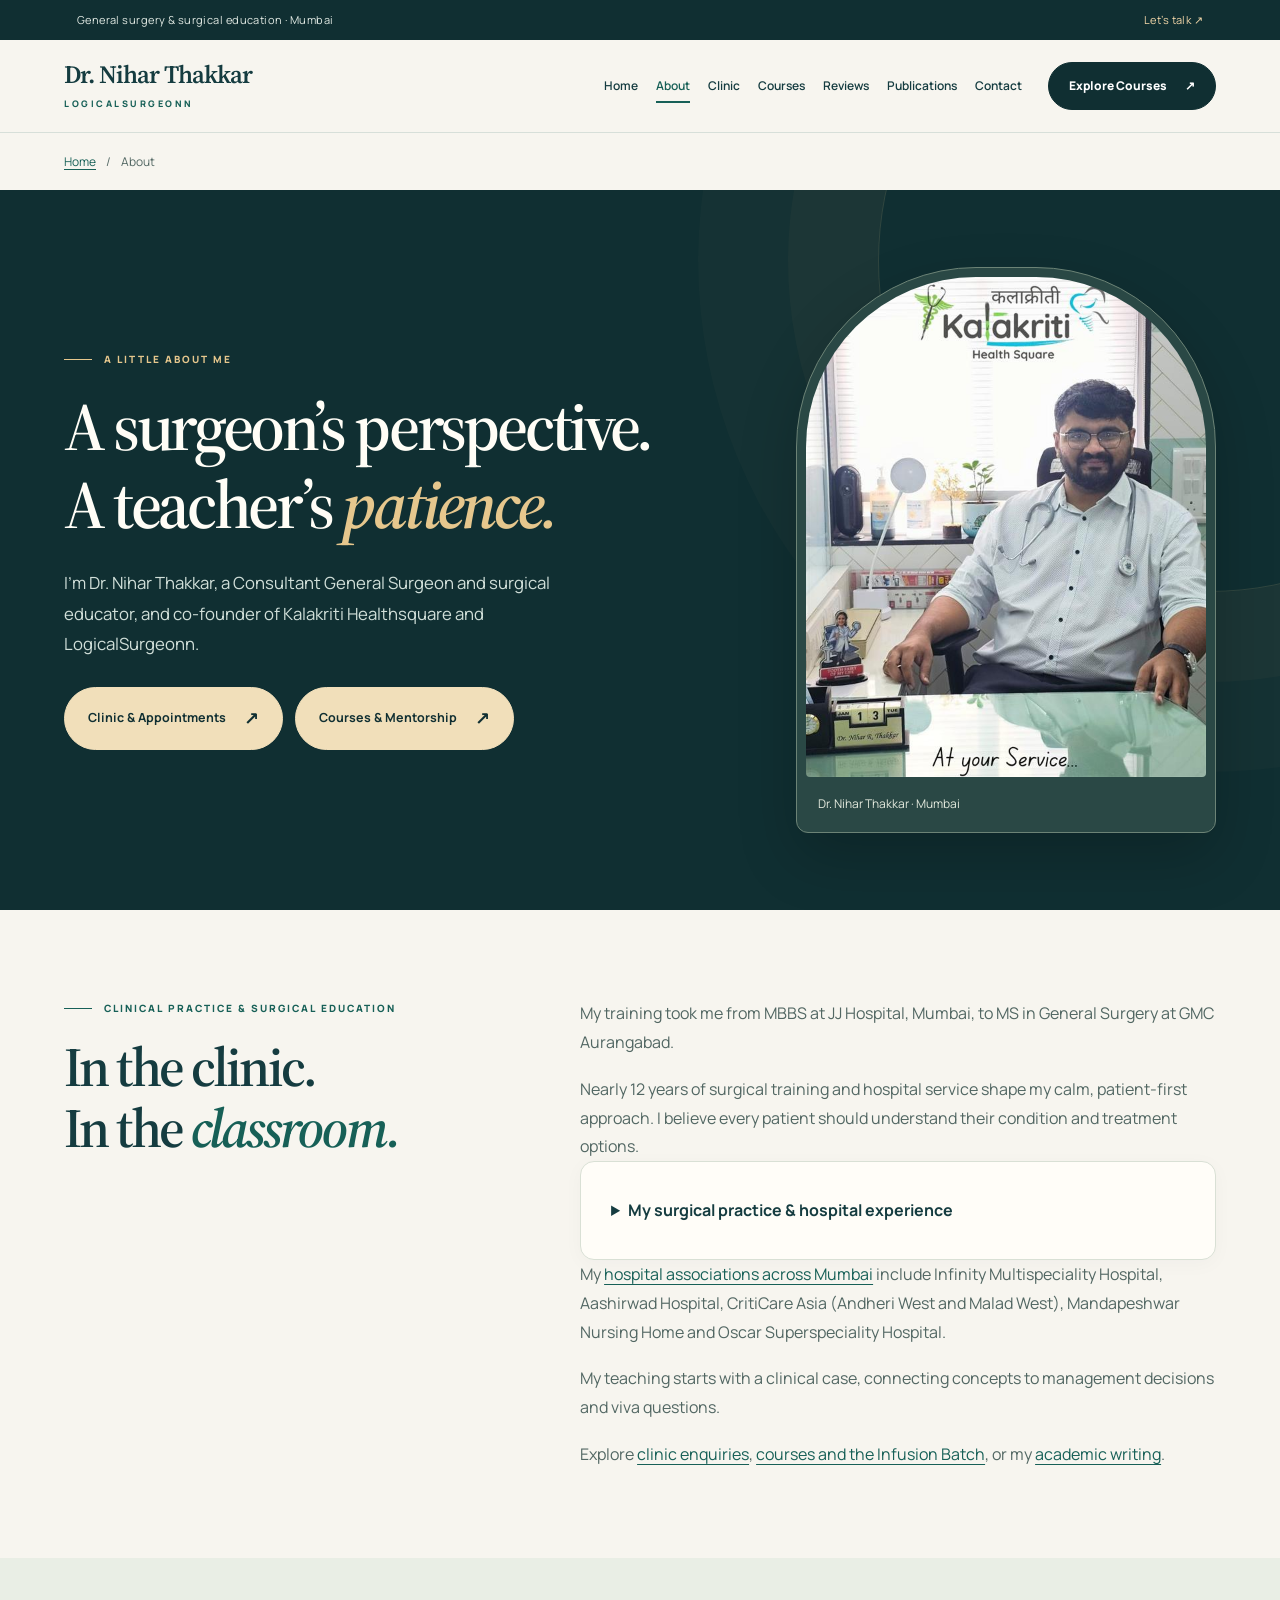
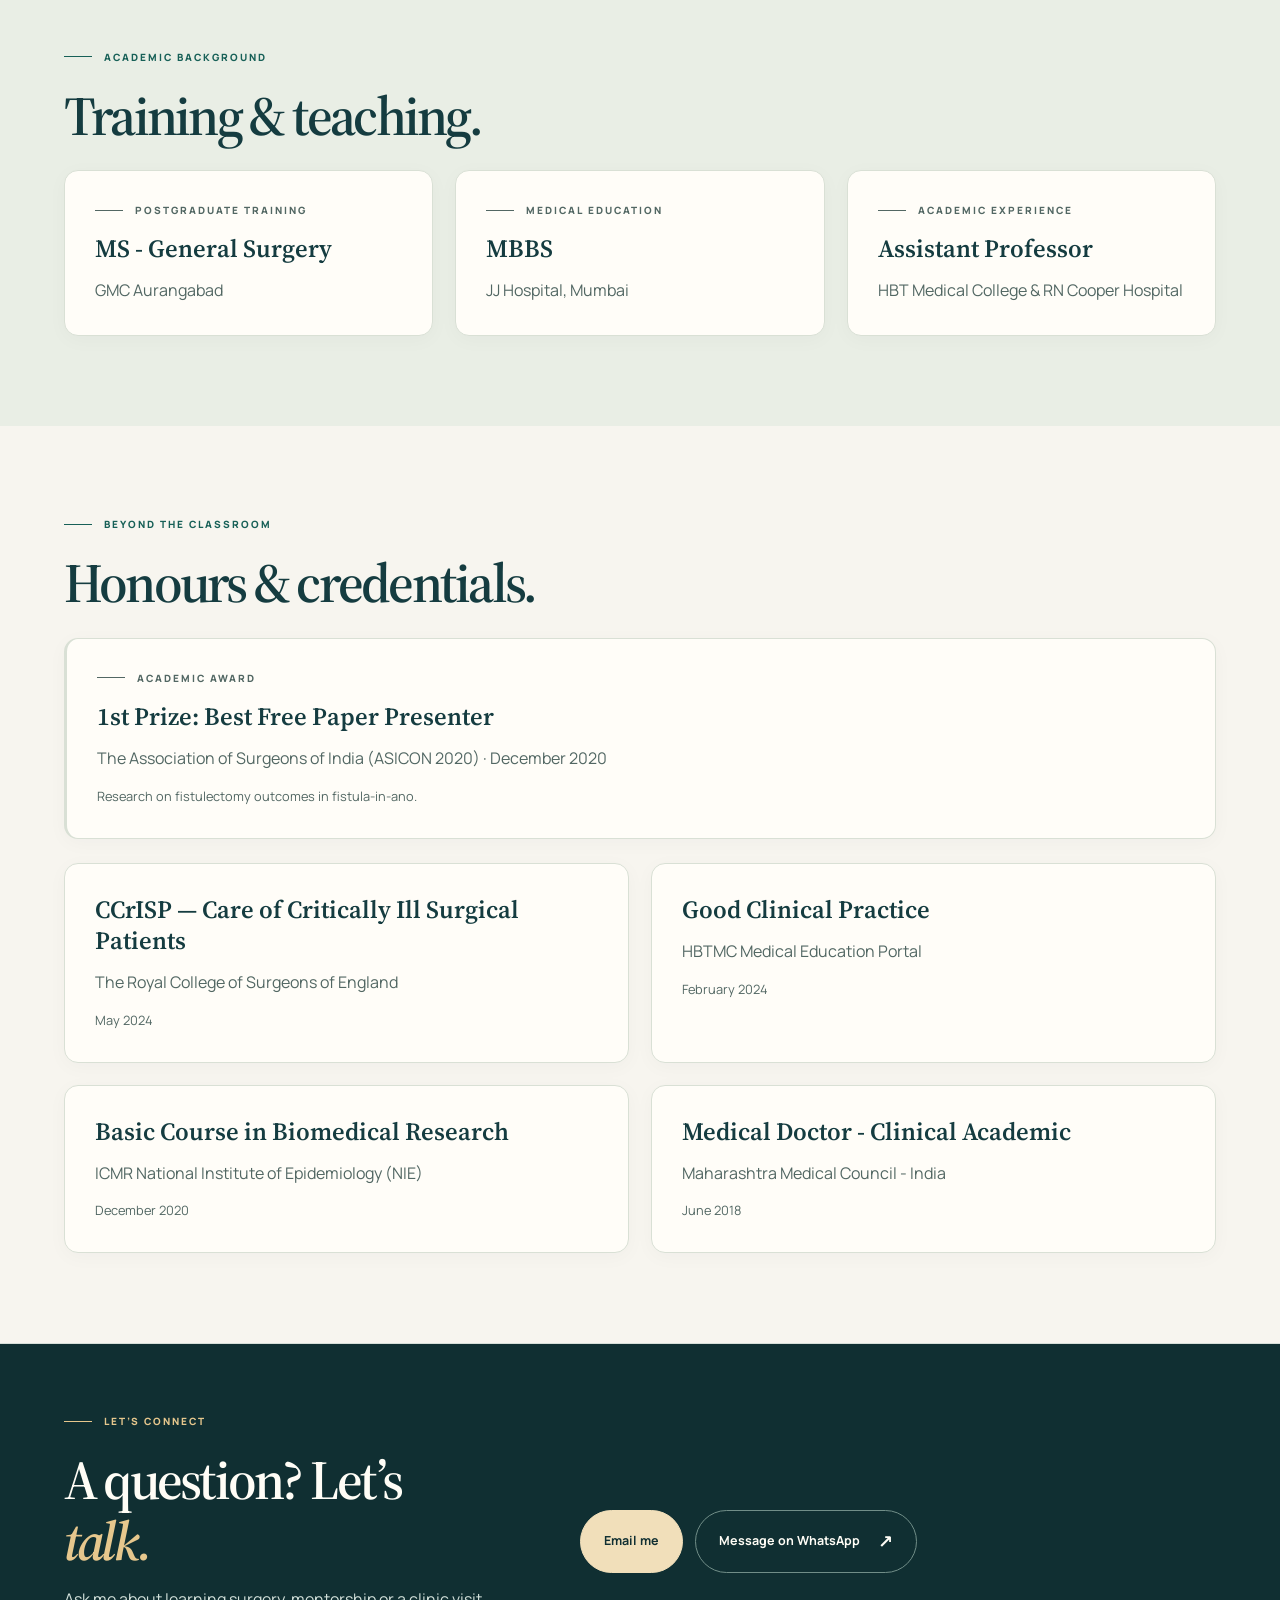
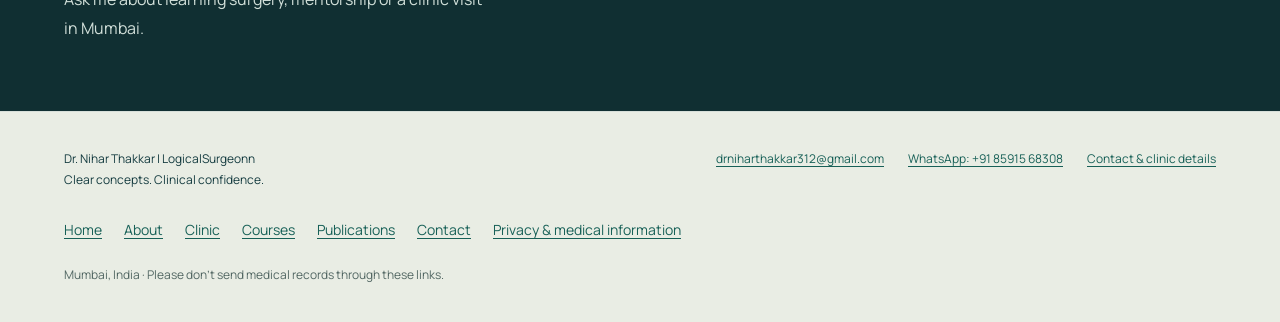
<file: about.html>
<!DOCTYPE html>
<html lang="en">
<head>
    <meta charset="UTF-8">
    <meta name="viewport" content="width=device-width, initial-scale=1.0">
    <link rel="icon" href="favicon.svg" type="image/svg+xml">
    <title>About Dr. Nihar Thakkar | LogicalSurgeonn</title>
    <meta name="description" content="Meet Dr. Nihar Thakkar, general surgeon and surgical educator, co-founder of Kalakriti Healthsquare and LogicalSurgeonn. Explore his background and credentials.">
    <link rel="canonical" href="https://profile.logicalsurgeon.com/about.html">
    <meta property="og:title" content="About Dr. Nihar Thakkar | LogicalSurgeonn">
    <meta property="og:description" content="A surgeon’s perspective and a teacher’s patience. Meet Dr. Nihar Thakkar, co-founder of Kalakriti Healthsquare and LogicalSurgeonn, and explore his clinical and teaching identity.">
    <meta property="og:url" content="https://profile.logicalsurgeon.com/about.html">
    <meta property="og:type" content="website">
    <meta property="og:image" content="https://profile.logicalsurgeon.com/social-preview.jpg">
    <meta property="og:image:width" content="1200">
    <meta property="og:image:height" content="630">
    <meta property="og:image:alt" content="Dr Nihar | General Surgeon &amp; Surgery Educator">
    <meta name="twitter:card" content="summary_large_image">
    <meta name="twitter:image" content="https://profile.logicalsurgeon.com/social-preview.jpg">
    <meta name="twitter:image:alt" content="Dr Nihar | General Surgeon &amp; Surgery Educator">
    <meta name="twitter:title" content="About Dr. Nihar Thakkar | LogicalSurgeonn">
    <meta name="twitter:description" content="Meet Dr. Nihar Thakkar, general surgeon and surgical educator, co-founder of Kalakriti Healthsquare and LogicalSurgeonn. Background, honours and credentials.">
    <link rel="preconnect" href="https://fonts.googleapis.com">
    <link rel="preconnect" href="https://fonts.gstatic.com" crossorigin>
    <link href="https://fonts.googleapis.com/css2?family=Manrope:wght@400;500;600;700;800&amp;family=Source+Serif+4:wght@500;600;700&amp;display=swap" rel="stylesheet">
    <link rel="stylesheet" href="pages.css?v=2">
    <link rel="stylesheet" href="site-header.css?v=2">
    <link rel="stylesheet" href="experience.css?v=1">
    <link rel="stylesheet" href="visual-system.css?v=1">
    <script src="experience.js?v=1" defer></script>
    <script type="application/ld+json">
    {
        "@context": "https://schema.org",
        "@graph": [
            {
                "@type": "AboutPage",
                "@id": "https://profile.logicalsurgeon.com/about.html#webpage",
                "url": "https://profile.logicalsurgeon.com/about.html",
                "name": "About Dr. Nihar Thakkar | LogicalSurgeonn",
                "description": "Meet Dr. Nihar Thakkar, general surgeon and surgical educator, co-founder of Kalakriti Healthsquare and LogicalSurgeonn. Explore his background and credentials.",
                "isPartOf": { "@id": "https://profile.logicalsurgeon.com/#website" },
                "breadcrumb": { "@id": "https://profile.logicalsurgeon.com/about.html#breadcrumb" },
                "mainEntity": { "@id": "https://profile.logicalsurgeon.com/#nihar-thakkar" }
            },
            {
                "@type": "WebSite",
                "@id": "https://profile.logicalsurgeon.com/#website",
                "url": "https://profile.logicalsurgeon.com/",
                "name": "Dr. Nihar Thakkar | LogicalSurgeonn"
            },
            {
                "@type": "Person",
                "@id": "https://profile.logicalsurgeon.com/#nihar-thakkar",
                "name": "Dr. Nihar Thakkar",
                "jobTitle": "General Surgeon and Surgery Educator"
            },
            {
                "@type": "BreadcrumbList",
                "@id": "https://profile.logicalsurgeon.com/about.html#breadcrumb",
                "itemListElement": [
                    { "@type": "ListItem", "position": 1, "name": "Home", "item": "https://profile.logicalsurgeon.com/" },
                    { "@type": "ListItem", "position": 2, "name": "About", "item": "https://profile.logicalsurgeon.com/about.html" }
                ]
            }
        ]
    }
    </script>
</head>
<body>
    <a class="skip-link" href="#main-content">Skip to content</a>
    <div class="utility-bar"><div class="container"><span>General surgery &amp; surgical education · Mumbai</span><a href="tel:+918591568308">Let’s talk ↗</a></div></div>
    <header class="site-header">
        <div class="container navigation">
            <a class="brand" href="./"><span class="brand-primary">Dr. Nihar Thakkar</span><span class="brand-secondary">LogicalSurgeonn</span></a>
            <nav class="primary-nav" id="primary-nav" aria-label="Primary navigation">
                <ul>
                    <li><a href="./">Home</a></li>
                    <li><a href="about.html" aria-current="page">About</a></li>
                    <li><a href="clinic.html">Clinic</a></li>
                    <li><a href="courses.html">Courses</a></li>
                    <li><a href="./#testimonials">Reviews</a></li>
                    <li><a href="publications.html">Publications</a></li>
                    <li><a href="./#contact">Contact</a></li>
                </ul>
            </nav>
            <a class="header-course" href="https://learn.logicalsurgeon.com/web/lite/store/69b9b353cfc64efd62001406">Explore Courses <span aria-hidden="true">↗</span></a>
        </div>
    </header>
    <main id="main-content" tabindex="-1">
        <nav class="breadcrumb container" aria-label="Breadcrumb"><ol><li><a href="./">Home</a></li><li aria-current="page">About</li></ol></nav>
        <section class="hero" aria-labelledby="page-title">
            <div class="container hero-grid">
                <div>
                    <p class="eyebrow">A little about me</p>
                    <h1 id="page-title">A surgeon’s perspective.<br>A teacher’s <em>patience.</em></h1>
                    <p class="lead">I’m Dr. Nihar Thakkar, a Consultant General Surgeon and surgical educator, and co-founder of Kalakriti Healthsquare and LogicalSurgeonn.</p>
                    <div class="actions"><a class="button" href="clinic.html">Clinic &amp; Appointments <span aria-hidden="true">↗</span></a><a class="button" href="courses.html">Courses &amp; Mentorship <span aria-hidden="true">↗</span></a></div>
                </div>
                <figure class="portrait">
                    <img src="dr-nihar-portrait-900.jpg" srcset="dr-nihar-portrait-600.jpg 600w, dr-nihar-portrait-900.jpg 900w" sizes="(max-width: 700px) 90vw, 45vw" alt="Dr. Nihar Thakkar at Kalakriti Health Square" width="900" height="1125" decoding="async" fetchpriority="high">
                    <figcaption>Dr. Nihar Thakkar · Mumbai</figcaption>
                </figure>
            </div>
        </section>
        <section class="section container split" aria-labelledby="story-title">
            <div><p class="eyebrow">Clinical practice &amp; surgical education</p><h2 id="story-title">In the clinic.<br>In the <em>classroom.</em></h2></div>
            <div class="prose">
                <p>My training took me from MBBS at JJ Hospital, Mumbai, to MS in General Surgery at GMC Aurangabad.</p>
                <p>Nearly 12 years of surgical training and hospital service shape my calm, patient-first approach. I believe every patient should understand their condition and treatment options.</p>
                <details class="card">
                    <summary>My surgical practice &amp; hospital experience</summary>
                    <p>My specialties include laparoscopic and anorectal surgery, diabetic foot management, emergency surgical procedures and trauma surgery. At Aashirwad Hospital, my work includes general and laparoscopic surgery, with an emphasis on ethical practice and compassionate postoperative care.</p>
                    <p>My training and service span Sir J.J. Group of Hospitals, Government Medical College Aurangabad, Bharatratna Dr. Babasaheb Ambedkar Hospital and Dr. R. N. Cooper Hospital. My experience includes service as Assistant Professor at HBT Medical College &amp; RN Cooper Hospital.</p>
                </details>
                <p>My <a href="clinic.html#hospital-associations">hospital associations across Mumbai</a> include Infinity Multispeciality Hospital, Aashirwad Hospital, CritiCare Asia (Andheri West and Malad West), Mandapeshwar Nursing Home and Oscar Superspeciality Hospital.</p>
                <p>My teaching starts with a clinical case, connecting concepts to management decisions and viva questions.</p>
                <p>Explore <a href="clinic.html">clinic enquiries</a>, <a href="courses.html">courses and the Infusion Batch</a>, or my <a href="publications.html">academic writing</a>.</p>
            </div>
        </section>
        <section class="section section-tinted" aria-labelledby="background-title">
            <div class="container">
                <p class="eyebrow">Academic background</p><h2 id="background-title">Training &amp; teaching.</h2>
                <div class="grid grid-three">
                    <article class="card"><p class="eyebrow">Postgraduate training</p><h3>MS - General Surgery</h3><p>GMC Aurangabad</p></article>
                    <article class="card"><p class="eyebrow">Medical education</p><h3>MBBS</h3><p>JJ Hospital, Mumbai</p></article>
                    <article class="card"><p class="eyebrow">Academic experience</p><h3>Assistant Professor</h3><p>HBT Medical College &amp; RN Cooper Hospital</p></article>
                </div>
            </div>
        </section>
        <section class="section container" aria-labelledby="credentials-title">
            <p class="eyebrow">Beyond the classroom</p><h2 id="credentials-title">Honours &amp; credentials.</h2>
            <article class="card award">
                <p class="eyebrow">Academic award</p><h3>1st Prize: Best Free Paper Presenter</h3>
                <p>The Association of Surgeons of India (ASICON 2020) · <time datetime="2020-12">December 2020</time></p>
                <p class="meta">Research on fistulectomy outcomes in fistula-in-ano.</p>
            </article>
            <div class="grid">
                <article class="card"><h3>CCrISP — Care of Critically Ill Surgical Patients</h3><p>The Royal College of Surgeons of England</p><p class="meta"><time datetime="2024-05">May 2024</time></p></article>
                <article class="card"><h3>Good Clinical Practice</h3><p>HBTMC Medical Education Portal</p><p class="meta"><time datetime="2024-02">February 2024</time></p></article>
                <article class="card"><h3>Basic Course in Biomedical Research</h3><p>ICMR National Institute of Epidemiology (NIE)</p><p class="meta"><time datetime="2020-12">December 2020</time></p></article>
                <article class="card"><h3>Medical Doctor - Clinical Academic</h3><p>Maharashtra Medical Council - India</p><p class="meta"><time datetime="2018-06">June 2018</time></p></article>
            </div>
        </section>
        <section class="contact-band" aria-labelledby="contact-title"><div class="container split">
            <div><p class="eyebrow">Let’s connect</p><h2 id="contact-title">A question? Let’s <em>talk.</em></h2><p class="prose">Ask me about learning surgery, mentorship or a clinic visit in Mumbai.</p></div>
            <div class="actions"><a class="button" href="mailto:drniharthakkar312@gmail.com">Email me</a><a class="button button-secondary" href="https://wa.me/918591568308">Message on WhatsApp <span aria-hidden="true">↗</span></a></div>
        </div></section>
    </main>
    <footer class="site-footer"><div class="container">
        <div class="footer-grid"><p>Dr. Nihar Thakkar | LogicalSurgeonn<br>Clear concepts. Clinical confidence.</p><div class="footer-links"><a href="mailto:drniharthakkar312@gmail.com">drniharthakkar312@gmail.com</a><a href="https://wa.me/918591568308">WhatsApp: +91 85915 68308</a><a href="./#contact">Contact &amp; clinic details</a></div></div>
        <nav class="footer-pages" aria-label="Explore the website">
            <a href="./">Home</a>
            <a href="about.html">About</a>
            <a href="clinic.html">Clinic</a>
            <a href="courses.html">Courses</a>
            <a href="publications.html">Publications</a>
            <a href="./#contact">Contact</a>
            <a href="privacy.html">Privacy &amp; medical information</a>
        </nav>
        <p class="footer-note">Mumbai, India · Please don’t send medical records through these links.</p>
    </div></footer>
</body>
</html>
</file>
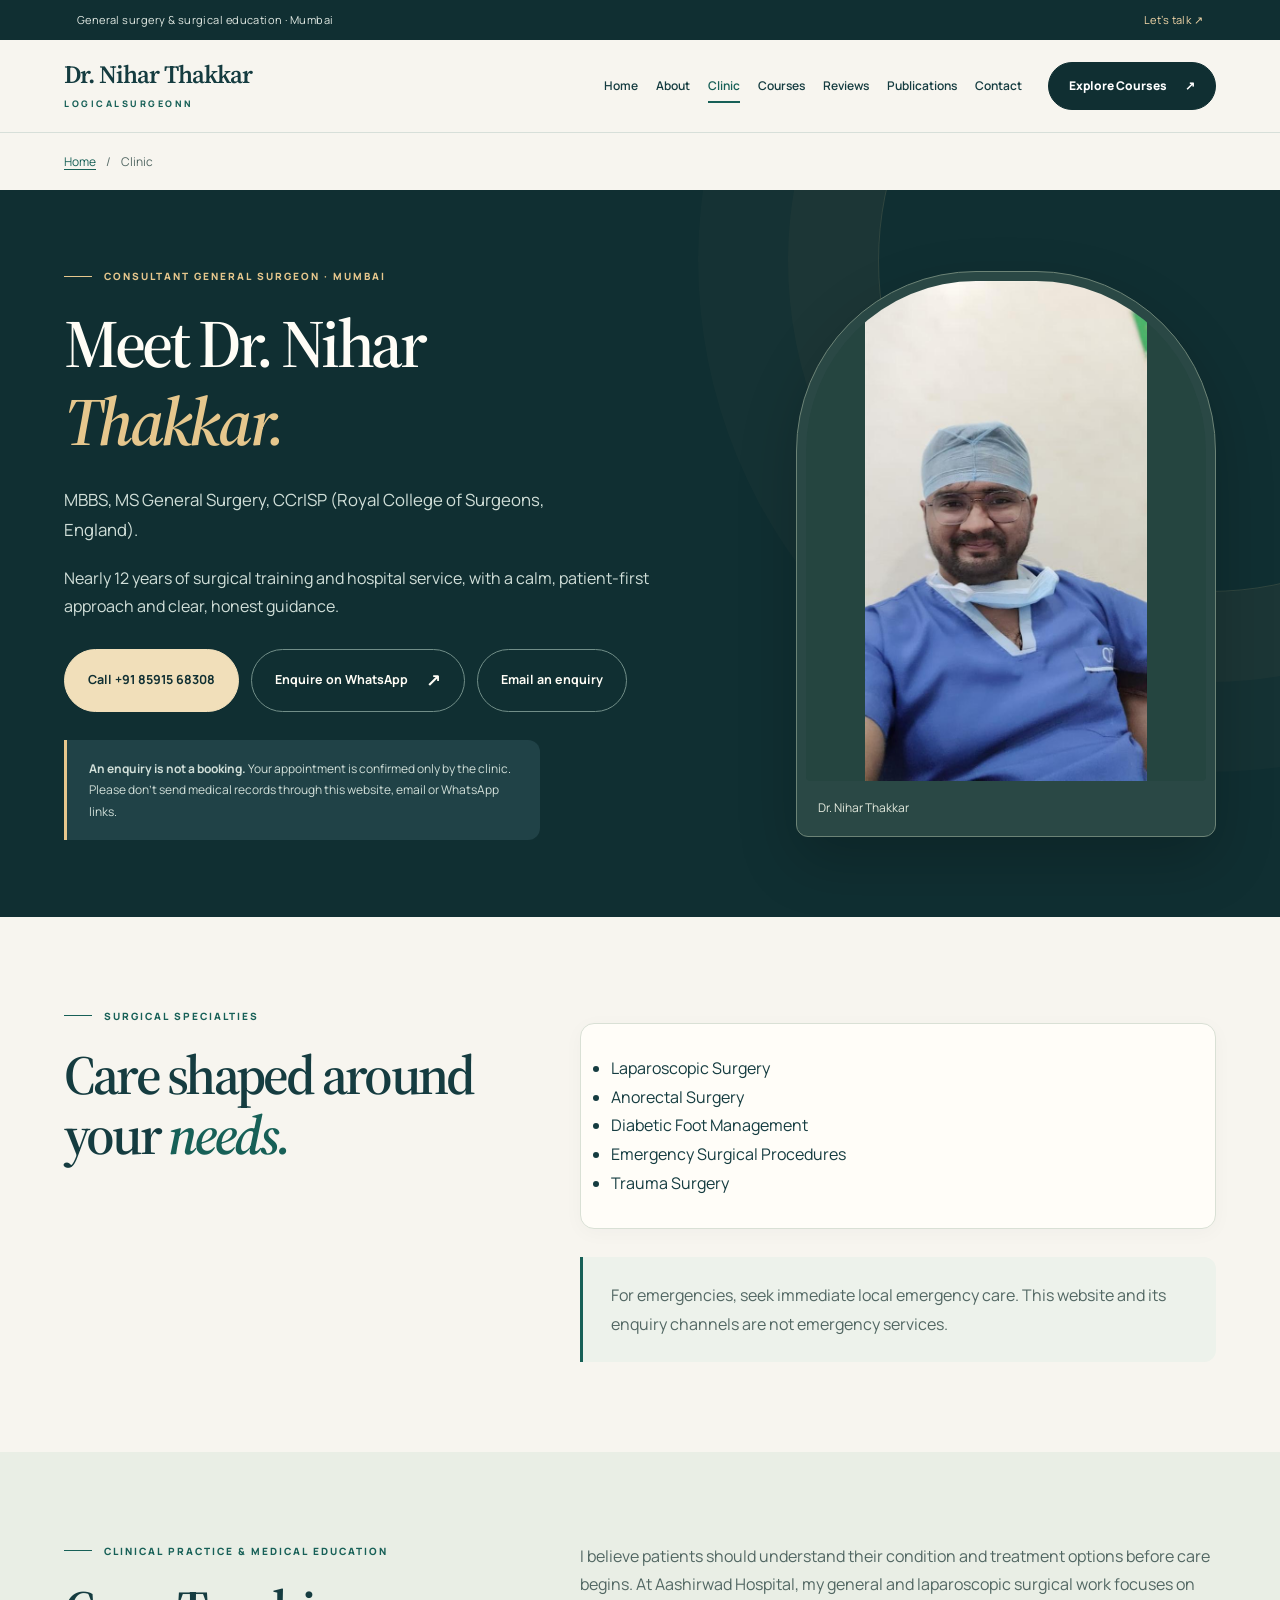
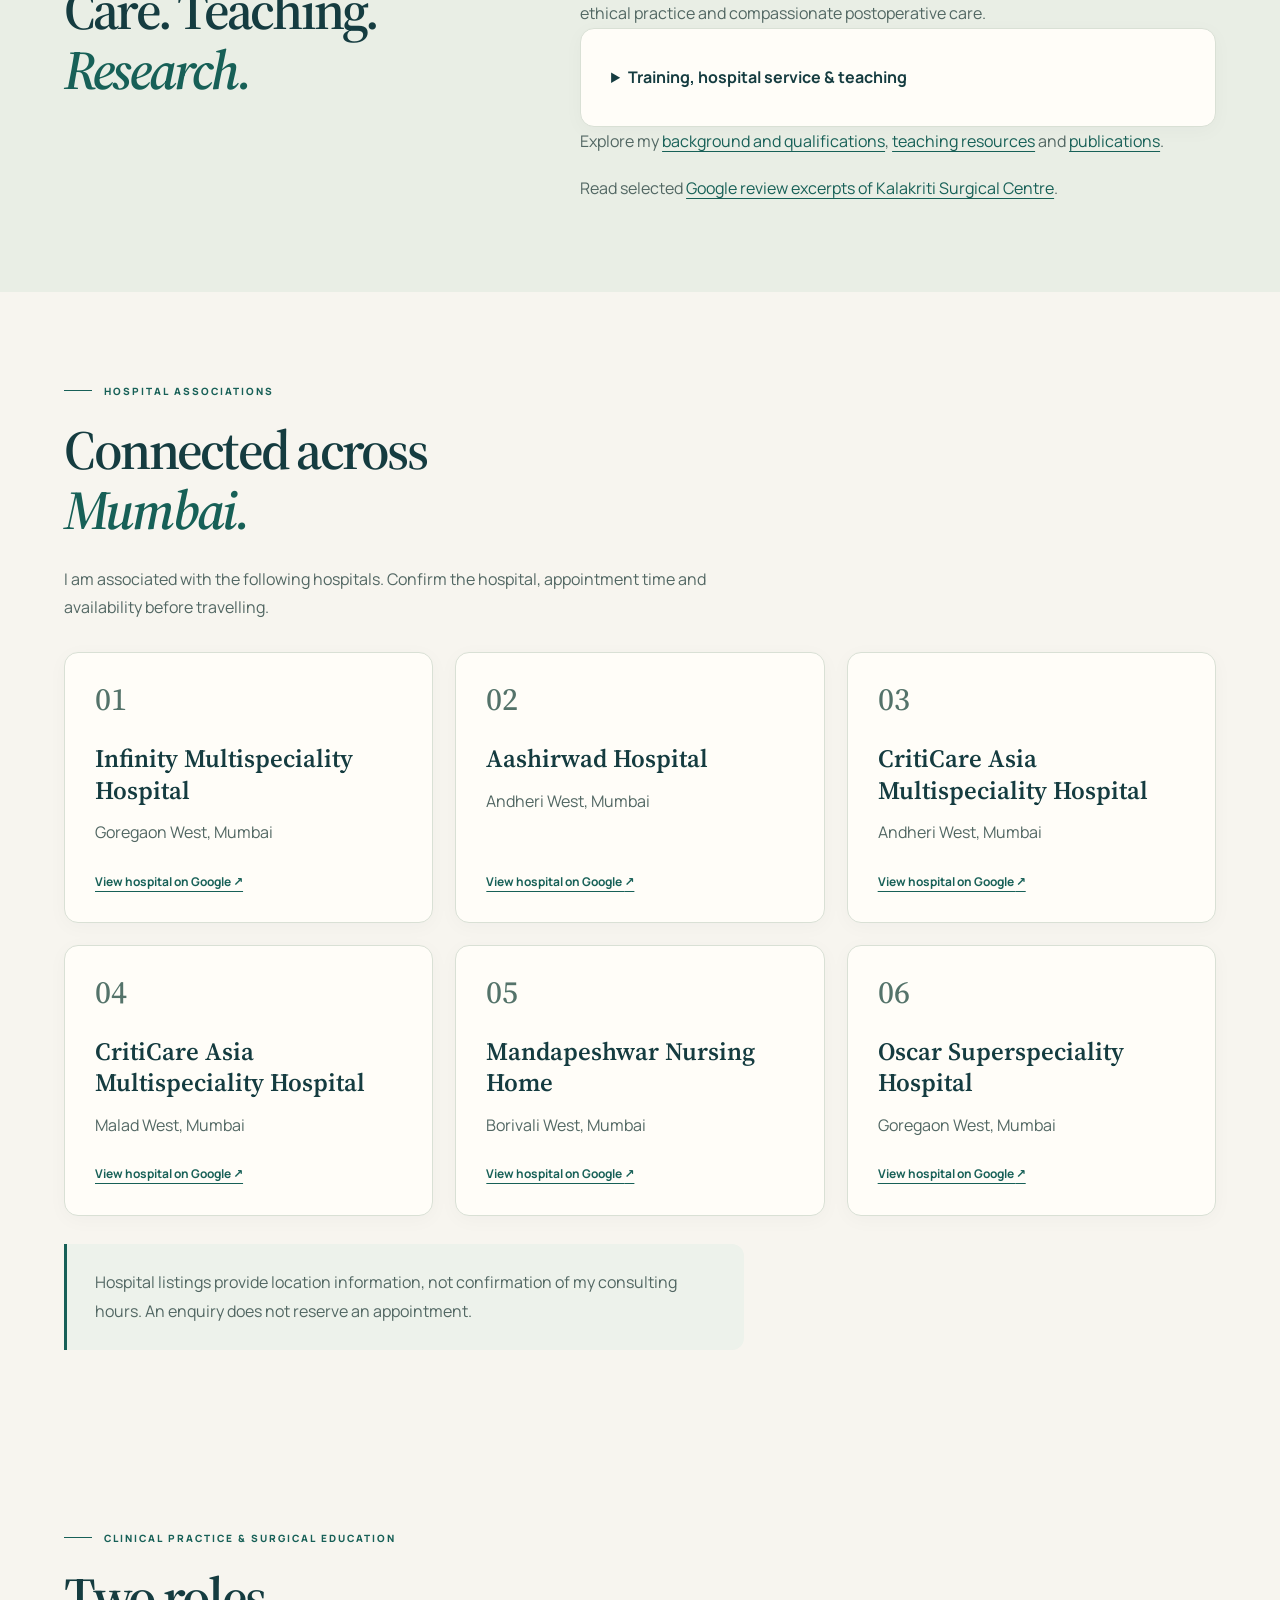
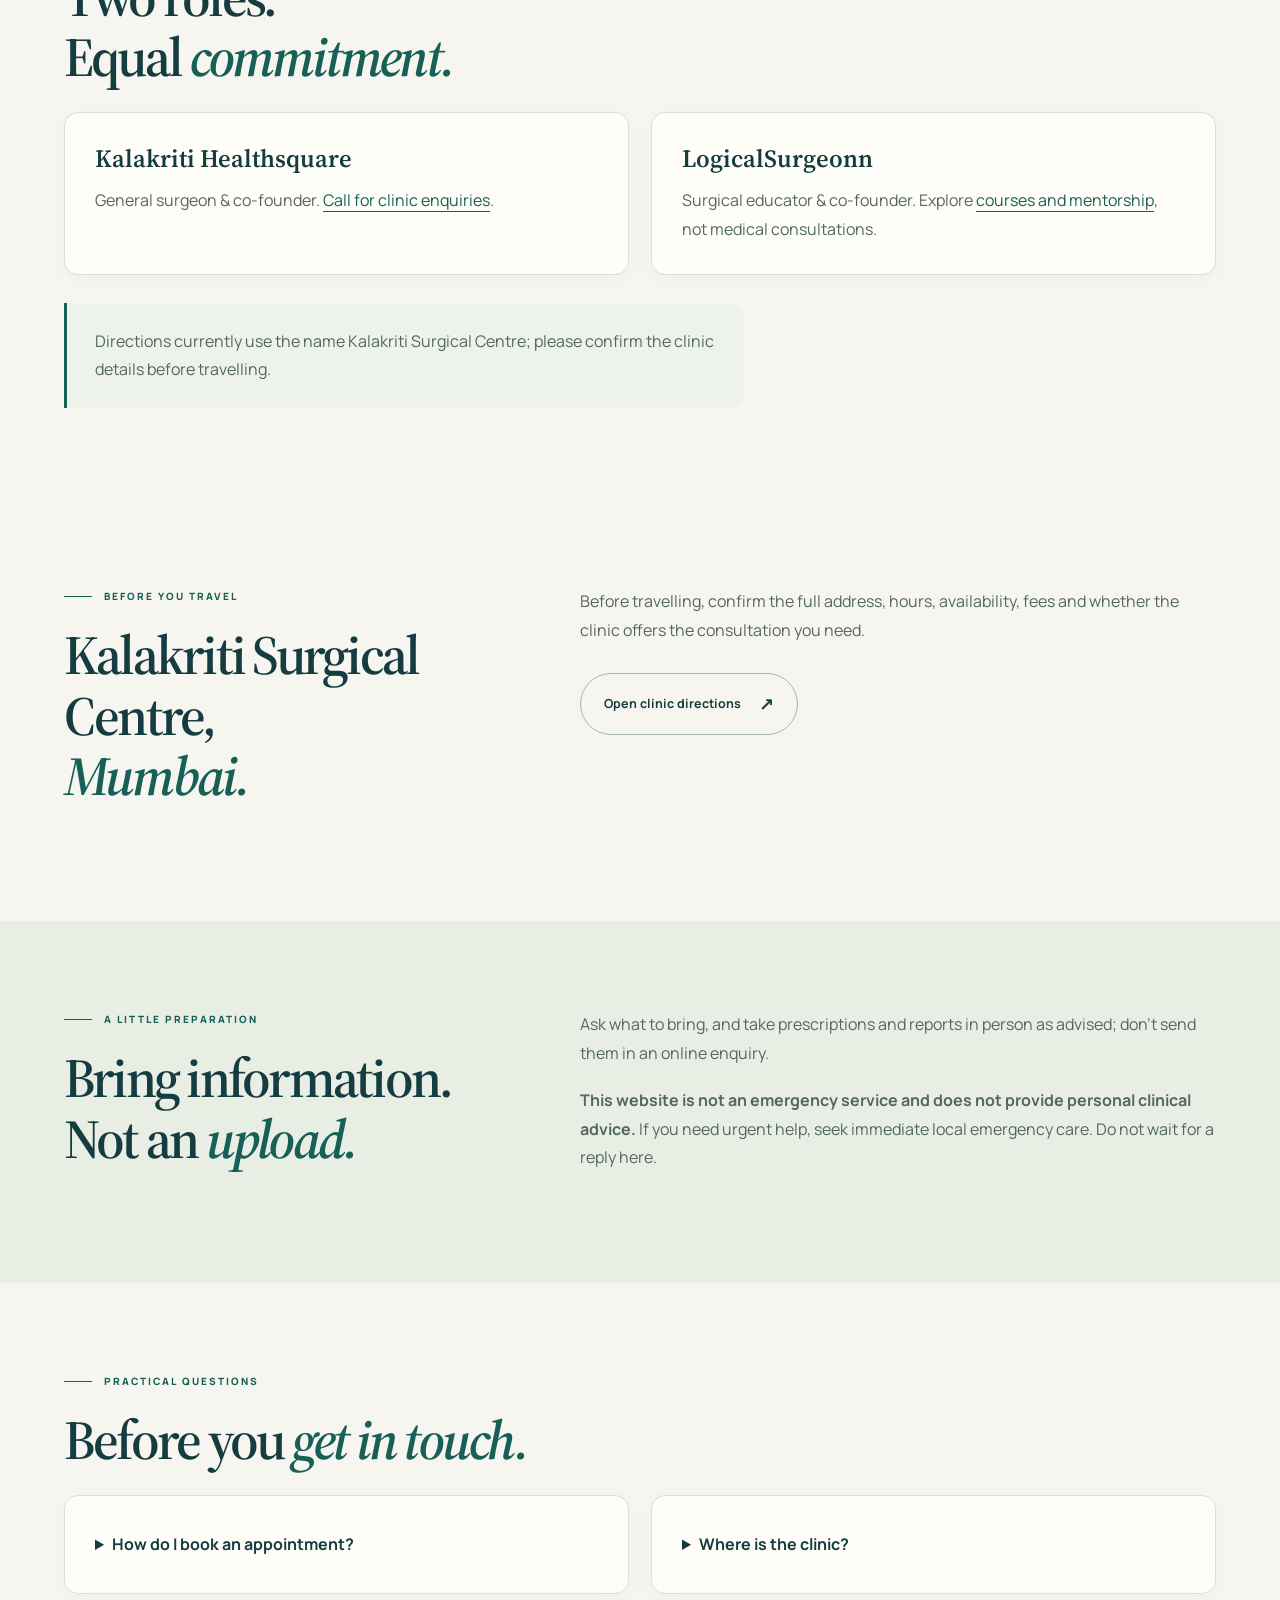
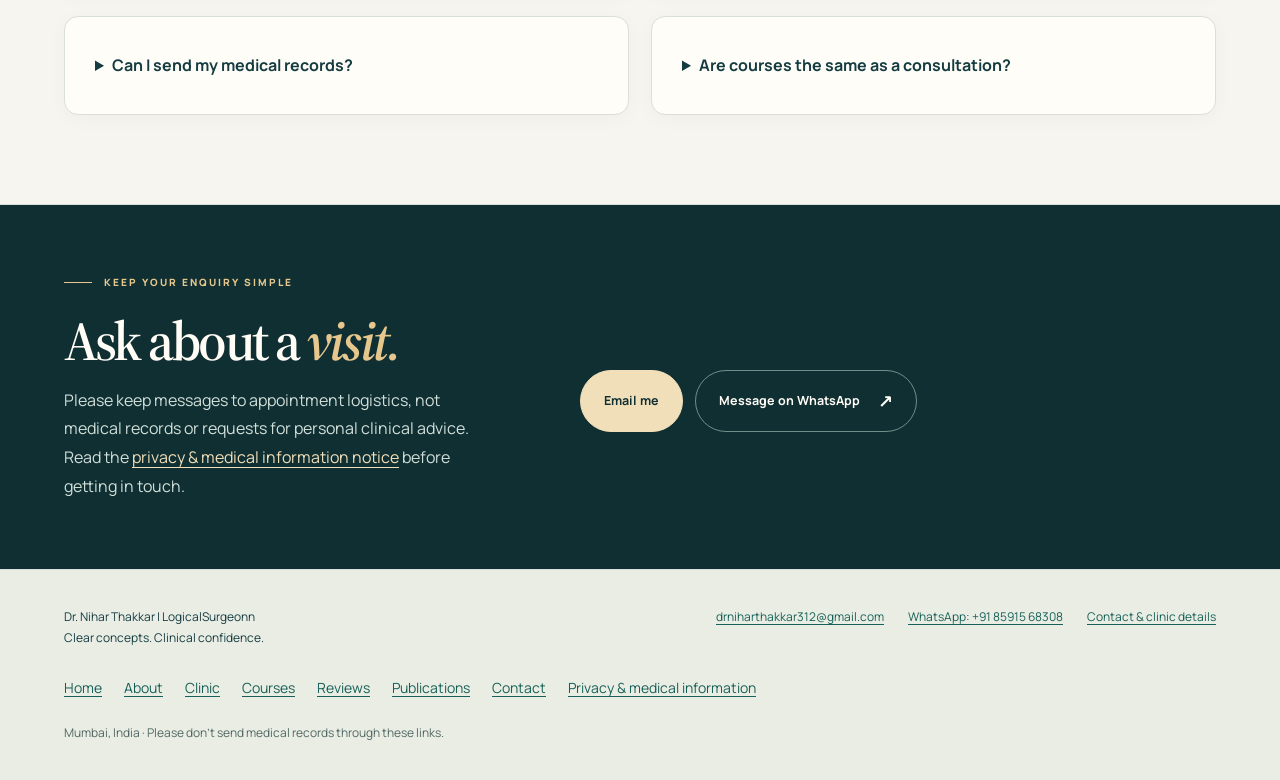
<file: clinic.html>
<!DOCTYPE html>
<html lang="en">
<head>
    <meta charset="UTF-8">
    <meta name="viewport" content="width=device-width, initial-scale=1.0">
    <link rel="icon" href="favicon.svg" type="image/svg+xml">
    <title>Dr. Nihar Thakkar | Consultant General Surgeon in Mumbai</title>
    <meta name="description" content="Dr. Nihar Thakkar, Consultant General Surgeon in Mumbai: laparoscopic and anorectal surgery, diabetic foot management, emergency surgical procedures and trauma surgery.">
    <link rel="canonical" href="https://profile.logicalsurgeon.com/clinic.html">
    <meta property="og:title" content="Dr. Nihar Thakkar | Consultant General Surgeon in Mumbai">
    <meta property="og:description" content="MBBS, MS General Surgery, CCrISP. Explore Dr. Nihar Thakkar’s surgical specialties and enquire about a clinic visit in Mumbai.">
    <meta property="og:url" content="https://profile.logicalsurgeon.com/clinic.html">
    <meta property="og:type" content="website">
    <meta property="og:site_name" content="Dr. Nihar Thakkar | LogicalSurgeonn">
    <meta property="og:image" content="https://profile.logicalsurgeon.com/social-preview.jpg">
    <meta property="og:image:width" content="1200">
    <meta property="og:image:height" content="630">
    <meta property="og:image:alt" content="Dr. Nihar Thakkar | General Surgeon &amp; Surgery Educator">
    <meta name="twitter:card" content="summary_large_image">
    <meta name="twitter:title" content="Dr. Nihar Thakkar | Consultant General Surgeon in Mumbai">
    <meta name="twitter:description" content="Consultant General Surgeon and surgical educator. Explore surgical specialties and contact Dr. Nihar Thakkar for clinic enquiries.">
    <meta name="twitter:image" content="https://profile.logicalsurgeon.com/social-preview.jpg">
    <meta name="twitter:image:alt" content="Dr. Nihar Thakkar | General Surgeon &amp; Surgery Educator">
    <link rel="preconnect" href="https://fonts.googleapis.com">
    <link rel="preconnect" href="https://fonts.gstatic.com" crossorigin>
    <link href="https://fonts.googleapis.com/css2?family=Manrope:wght@400;500;600;700;800&amp;family=Source+Serif+4:wght@500;600;700&amp;display=swap" rel="stylesheet">
    <link rel="stylesheet" href="pages.css?v=2">
    <link rel="stylesheet" href="site-header.css?v=2">
    <link rel="stylesheet" href="experience.css?v=1">
    <link rel="stylesheet" href="visual-system.css?v=1">
    <script src="experience.js?v=1" defer></script>
    <script type="application/ld+json">
    {
        "@context": "https://schema.org",
        "@graph": [
            {
                "@type": "ContactPage",
                "@id": "https://profile.logicalsurgeon.com/clinic.html#webpage",
                "url": "https://profile.logicalsurgeon.com/clinic.html",
                "name": "Dr. Nihar Thakkar | Consultant General Surgeon in Mumbai",
                "description": "Consultant General Surgeon in Mumbai with a focus on laparoscopic surgery, anorectal surgery, diabetic foot management, emergency surgical procedures and trauma surgery. Contact the clinic to confirm visit details.",
                "isPartOf": { "@id": "https://profile.logicalsurgeon.com/#website" },
                "about": { "@id": "https://profile.logicalsurgeon.com/#nihar-thakkar" },
                "breadcrumb": { "@id": "https://profile.logicalsurgeon.com/clinic.html#breadcrumb" }
            },
            {
                "@type": "WebSite",
                "@id": "https://profile.logicalsurgeon.com/#website",
                "url": "https://profile.logicalsurgeon.com/",
                "name": "Dr. Nihar Thakkar | LogicalSurgeonn",
                "about": { "@id": "https://profile.logicalsurgeon.com/#nihar-thakkar" }
            },
            {
                "@type": "BreadcrumbList",
                "@id": "https://profile.logicalsurgeon.com/clinic.html#breadcrumb",
                "itemListElement": [
                    { "@type": "ListItem", "position": 1, "name": "Home", "item": "https://profile.logicalsurgeon.com/" },
                    { "@type": "ListItem", "position": 2, "name": "Clinic", "item": "https://profile.logicalsurgeon.com/clinic.html" }
                ]
            }
        ]
    }
    </script>
</head>
<body>
    <a class="skip-link" href="#main-content">Skip to content</a>
    <div class="utility-bar"><div class="container"><span>General surgery &amp; surgical education · Mumbai</span><a href="tel:+918591568308">Let’s talk ↗</a></div></div>
    <header class="site-header">
        <div class="container navigation">
            <a class="brand" href="./"><span class="brand-primary">Dr. Nihar Thakkar</span><span class="brand-secondary">LogicalSurgeonn</span></a>
            <nav class="primary-nav" id="primary-nav" aria-label="Primary navigation">
                <ul>
                    <li><a href="./">Home</a></li>
                    <li><a href="about.html">About</a></li>
                    <li><a href="clinic.html" aria-current="page">Clinic</a></li>
                    <li><a href="courses.html">Courses</a></li>
                    <li><a href="./#testimonials">Reviews</a></li>
                    <li><a href="publications.html">Publications</a></li>
                    <li><a href="./#contact">Contact</a></li>
                </ul>
            </nav>
            <a class="header-course" href="https://learn.logicalsurgeon.com/web/lite/store/69b9b353cfc64efd62001406">Explore Courses <span aria-hidden="true">↗</span></a>
        </div>
    </header>
    <main id="main-content" tabindex="-1">
        <nav class="breadcrumb container" aria-label="Breadcrumb"><ol><li><a href="./">Home</a></li><li aria-current="page">Clinic</li></ol></nav>
        <section class="hero" aria-labelledby="page-title">
            <div class="container hero-grid">
                <div>
                <p class="eyebrow">Consultant General Surgeon · Mumbai</p>
                <h1 id="page-title">Meet Dr. Nihar <em>Thakkar.</em></h1>
                <p class="lead">MBBS, MS General Surgery, CCrISP (Royal College of Surgeons, England).</p>
                <p>Nearly 12 years of surgical training and hospital service, with a calm, patient-first approach and clear, honest guidance.</p>
                <div class="actions">
                    <a class="button" href="tel:+918591568308">Call +91 85915 68308</a>
                    <a class="button button-secondary" href="https://wa.me/918591568308">Enquire on WhatsApp <span aria-hidden="true">↗</span></a>
                    <a class="button button-secondary" href="mailto:drniharthakkar312@gmail.com">Email an enquiry</a>
                </div>
                <p class="reading-note"><strong>An enquiry is not a booking.</strong> Your appointment is confirmed only by the clinic. Please don’t send medical records through this website, email or WhatsApp links.</p>
                </div>
                <figure class="portrait">
                    <img src="dr-nihar-scrubs.jpg" alt="Dr. Nihar Thakkar in blue surgical scrubs" width="600" height="1067" decoding="async" fetchpriority="high">
                    <figcaption>Dr. Nihar Thakkar</figcaption>
                </figure>
            </div>
        </section>
        <section class="section container split" aria-labelledby="specialties-title">
            <div><p class="eyebrow">Surgical specialties</p><h2 id="specialties-title">Care shaped around<br>your <em>needs.</em></h2></div>
            <div>
                <ul class="card">
                    <li>Laparoscopic Surgery</li>
                    <li>Anorectal Surgery</li>
                    <li>Diabetic Foot Management</li>
                    <li>Emergency Surgical Procedures</li>
                    <li>Trauma Surgery</li>
                </ul>
                <p class="reading-note">For emergencies, seek immediate local emergency care. This website and its enquiry channels are not emergency services.</p>
            </div>
        </section>
        <section class="section section-tinted" aria-labelledby="clinical-education-title">
            <div class="container split">
                <div><p class="eyebrow">Clinical practice &amp; medical education</p><h2 id="clinical-education-title">Care. Teaching.<br><em>Research.</em></h2></div>
                <div class="prose">
                    <p>I believe patients should understand their condition and treatment options before care begins. At Aashirwad Hospital, my general and laparoscopic surgical work focuses on ethical practice and compassionate postoperative care.</p>
                    <details class="card">
                        <summary>Training, hospital service &amp; teaching</summary>
                        <p>My training and service span Sir J.J. Group of Hospitals, Government Medical College Aurangabad, Bharatratna Dr. Babasaheb Ambedkar Hospital and Dr. R. N. Cooper Hospital.</p>
                        <p>My experience also includes service as Assistant Professor at HBT Medical College &amp; RN Cooper Hospital, contributing to medical education and research.</p>
                    </details>
                    <p>Explore my <a href="about.html">background and qualifications</a>, <a href="courses.html">teaching resources</a> and <a href="publications.html">publications</a>.</p>
                    <p>Read selected <a href="./#google-reviews">Google review excerpts of Kalakriti Surgical Centre</a>.</p>
                </div>
            </div>
        </section>
        <section class="section container" id="hospital-associations" aria-labelledby="hospitals-title">
            <p class="eyebrow">Hospital associations</p><h2 id="hospitals-title">Connected across<br><em>Mumbai.</em></h2>
            <p class="prose">I am associated with the following hospitals. Confirm the hospital, appointment time and availability before travelling.</p>
            <div class="grid grid-three">
                <article class="card"><h3>Infinity Multispeciality Hospital</h3><p>Goregaon West, Mumbai</p><a href="https://share.google/kpPGA3wZObO05J6dJ">View hospital on Google <span aria-hidden="true">↗</span></a></article>
                <article class="card"><h3>Aashirwad Hospital</h3><p>Andheri West, Mumbai</p><a href="https://share.google/Y96KheowVaSS5KaeP">View hospital on Google <span aria-hidden="true">↗</span></a></article>
                <article class="card"><h3>CritiCare Asia Multispeciality Hospital</h3><p>Andheri West, Mumbai</p><a href="https://share.google/se2UJksTKDN4U3TlH">View hospital on Google <span aria-hidden="true">↗</span></a></article>
                <article class="card"><h3>CritiCare Asia Multispeciality Hospital</h3><p>Malad West, Mumbai</p><a href="https://share.google/Maf2LV2pU4E5d3YvX">View hospital on Google <span aria-hidden="true">↗</span></a></article>
                <article class="card"><h3>Mandapeshwar Nursing Home</h3><p>Borivali West, Mumbai</p><a href="https://share.google/RUZygmEiyBWt56mPW">View hospital on Google <span aria-hidden="true">↗</span></a></article>
                <article class="card"><h3>Oscar Superspeciality Hospital</h3><p>Goregaon West, Mumbai</p><a href="https://share.google/2qH6JvzhkU1OpfMiO">View hospital on Google <span aria-hidden="true">↗</span></a></article>
            </div>
            <p class="reading-note">Hospital listings provide location information, not confirmation of my consulting hours. An enquiry does not reserve an appointment.</p>
        </section>
        <section class="section container" aria-labelledby="roles-title">
            <p class="eyebrow">Clinical practice &amp; surgical education</p><h2 id="roles-title">Two roles.<br>Equal <em>commitment.</em></h2>
            <div class="grid">
                <article class="card"><h3>Kalakriti Healthsquare</h3><p>General surgeon &amp; co-founder. <a href="tel:+918591568308">Call for clinic enquiries</a>.</p></article>
                <article class="card"><h3>LogicalSurgeonn</h3><p>Surgical educator &amp; co-founder. Explore <a href="courses.html">courses and mentorship</a>, not medical consultations.</p></article>
            </div>
            <p class="reading-note">Directions currently use the name Kalakriti Surgical Centre; please confirm the clinic details before travelling.</p>
        </section>
        <section class="section container split" aria-labelledby="visit-title">
            <div><p class="eyebrow">Before you travel</p><h2 id="visit-title">Kalakriti Surgical Centre,<br><em>Mumbai.</em></h2></div>
            <div class="prose">
                <p>Before travelling, confirm the full address, hours, availability, fees and whether the clinic offers the consultation you need.</p>
                <div class="actions"><a class="button button-secondary" href="https://maps.app.goo.gl/PaVTzom18EZNtBcHA">Open clinic directions <span aria-hidden="true">↗</span></a></div>
            </div>
        </section>
        <section class="section section-tinted" aria-labelledby="prepare-title">
            <div class="container split">
                <div><p class="eyebrow">A little preparation</p><h2 id="prepare-title">Bring information.<br>Not an <em>upload.</em></h2></div>
                <div class="prose">
                    <p>Ask what to bring, and take prescriptions and reports in person as advised; don’t send them in an online enquiry.</p>
                    <p><strong>This website is not an emergency service and does not provide personal clinical advice.</strong> If you need urgent help, seek immediate local emergency care. Do not wait for a reply here.</p>
                </div>
            </div>
        </section>
        <section class="section container" aria-labelledby="faq-title">
            <p class="eyebrow">Practical questions</p><h2 id="faq-title">Before you <em>get in touch.</em></h2>
            <div class="grid">
                <details class="card"><summary>How do I book an appointment?</summary><p>Call +91 85915 68308 or send a brief WhatsApp or email enquiry using the links above. An enquiry does not reserve a slot; an appointment is confirmed only by the clinic.</p></details>
                <details class="card"><summary>Where is the clinic?</summary><p>Kalakriti Surgical Centre is in Mumbai. Please call or message to confirm the full address, hours, availability and fees before travelling, even if you have opened the directions link.</p></details>
                <details class="card"><summary>Can I send my medical records?</summary><p>No—please do not send medical records through this website or its contact links. Ask what to bring, and bring prior prescriptions and reports in person as advised by the clinic.</p></details>
                <details class="card"><summary>Are courses the same as a consultation?</summary><p>No. <a href="courses.html">Courses</a> are educational resources, not patient care or a substitute for an individual assessment. For a clinic enquiry, contact the clinic directly.</p></details>
            </div>
        </section>
        <section class="contact-band" aria-labelledby="contact-title"><div class="container split">
            <div><p class="eyebrow">Keep your enquiry simple</p><h2 id="contact-title">Ask about a <em>visit.</em></h2><p class="prose">Please keep messages to appointment logistics, not medical records or requests for personal clinical advice. Read the <a href="privacy.html">privacy &amp; medical information notice</a> before getting in touch.</p></div>
            <div class="actions"><a class="button" href="mailto:drniharthakkar312@gmail.com">Email me</a><a class="button button-secondary" href="https://wa.me/918591568308">Message on WhatsApp <span aria-hidden="true">↗</span></a></div>
        </div></section>
    </main>
    <footer class="site-footer"><div class="container">
        <div class="footer-grid"><p>Dr. Nihar Thakkar | LogicalSurgeonn<br>Clear concepts. Clinical confidence.</p><div class="footer-links"><a href="mailto:drniharthakkar312@gmail.com">drniharthakkar312@gmail.com</a><a href="https://wa.me/918591568308">WhatsApp: +91 85915 68308</a><a href="./#contact">Contact &amp; clinic details</a></div></div>
        <nav class="footer-pages" aria-label="Explore the website">
            <a href="./">Home</a>
            <a href="about.html">About</a>
            <a href="clinic.html">Clinic</a>
            <a href="courses.html">Courses</a>
            <a href="./#testimonials">Reviews</a>
            <a href="publications.html">Publications</a>
            <a href="./#contact">Contact</a>
            <a href="privacy.html">Privacy &amp; medical information</a>
        </nav>
        <p class="footer-note">Mumbai, India · Please don’t send medical records through these links.</p>
    </div></footer>
</body>
</html>
</file>
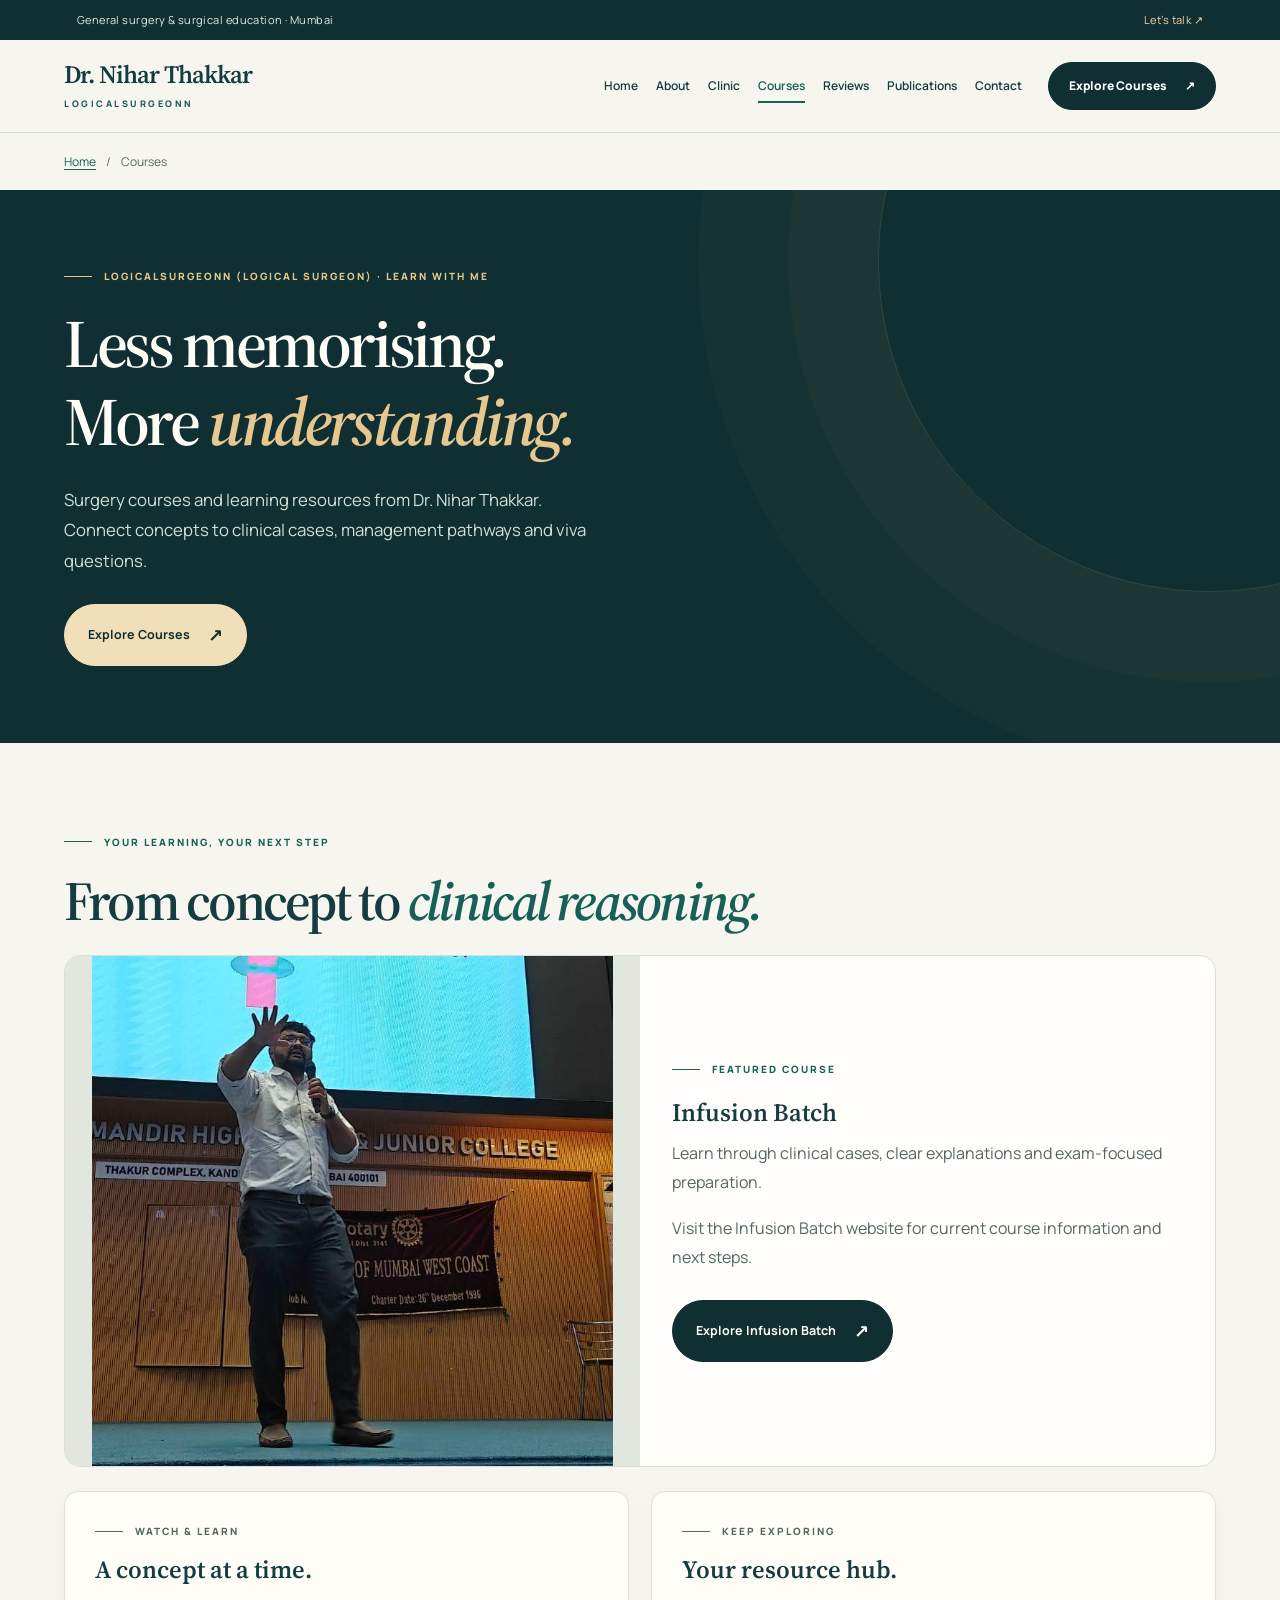
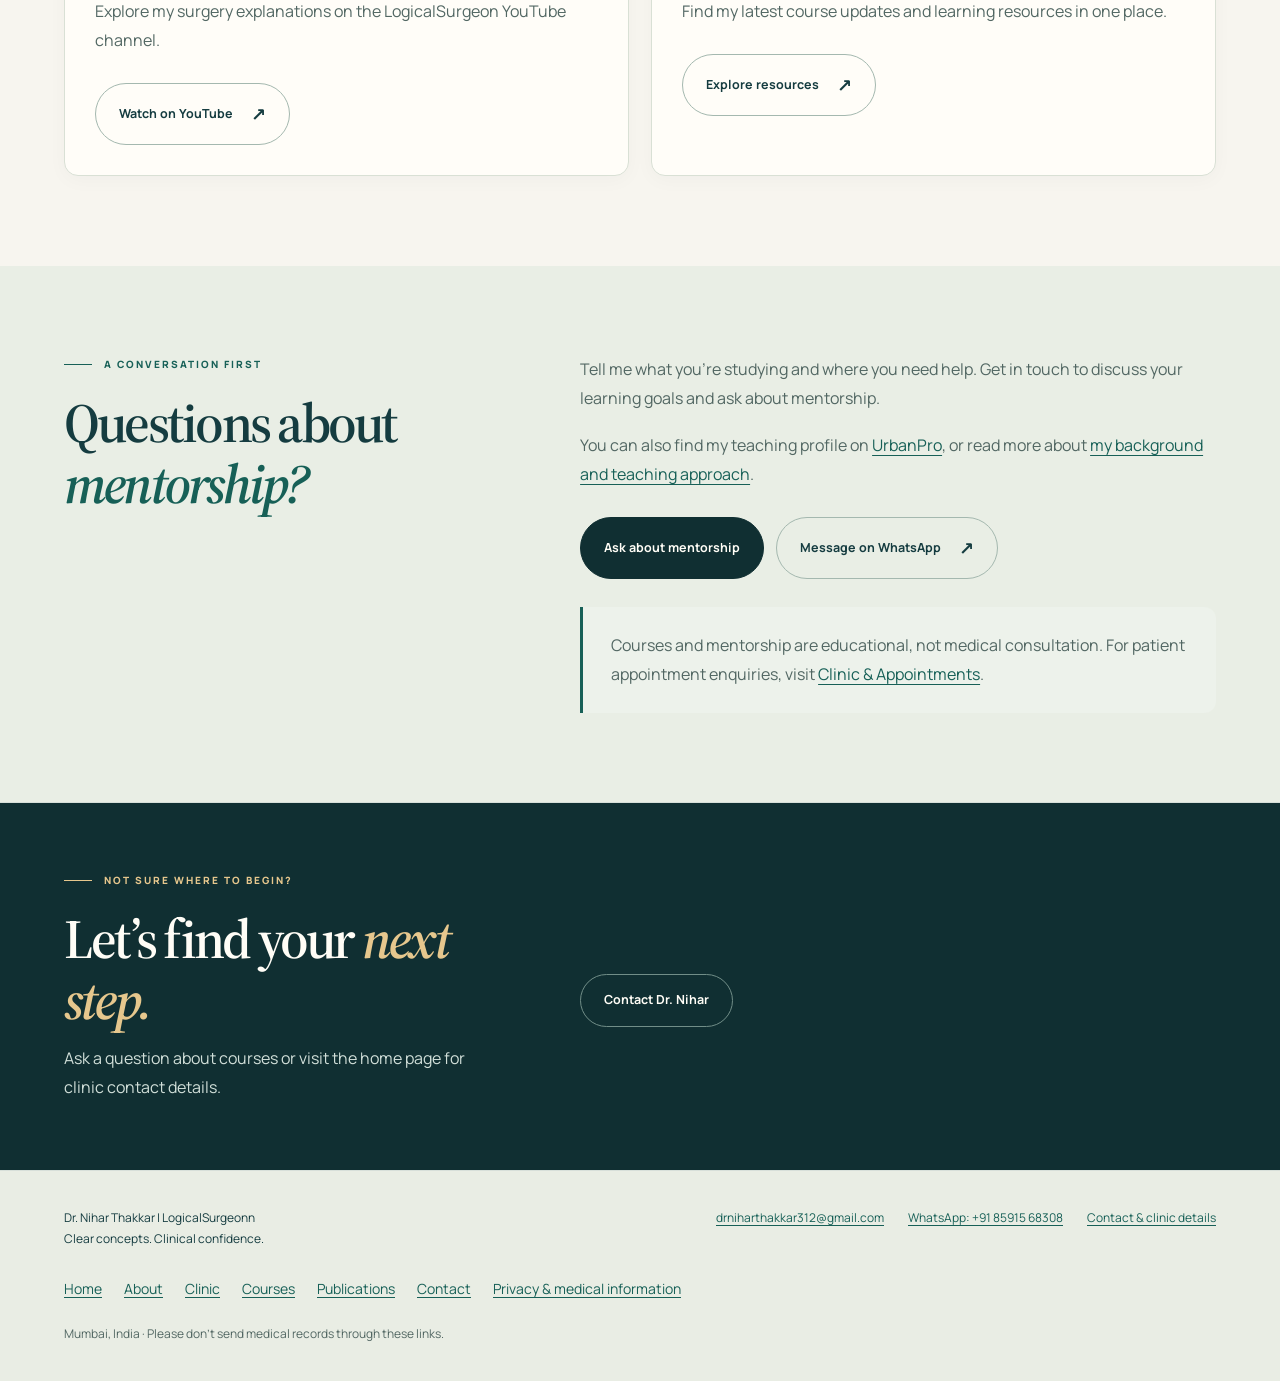
<file: courses.html>
<!DOCTYPE html>
<html lang="en">
<head>
    <meta charset="UTF-8">
    <meta name="viewport" content="width=device-width, initial-scale=1.0">
    <link rel="icon" href="favicon.svg" type="image/svg+xml">
    <title>Surgery Courses | Dr. Nihar Thakkar | Logical Surgeon</title>
    <meta name="description" content="Explore Dr. Nihar Thakkar’s Infusion Batch, surgery explanations on YouTube and learning resources. Get in touch to ask about mentorship.">
    <link rel="canonical" href="https://profile.logicalsurgeon.com/courses.html">
    <meta property="og:title" content="Surgery Courses | Dr. Nihar Thakkar | Logical Surgeon">
    <meta property="og:description" content="Learn through clinical cases and clear concepts. Find the Infusion Batch, YouTube explanations and LogicalSurgeonn learning resources.">
    <meta property="og:url" content="https://profile.logicalsurgeon.com/courses.html">
    <meta property="og:type" content="website">
    <meta property="og:image" content="https://profile.logicalsurgeon.com/social-preview.jpg">
    <meta property="og:image:width" content="1200">
    <meta property="og:image:height" content="630">
    <meta property="og:image:alt" content="Dr Nihar | General Surgeon &amp; Surgery Educator">
    <meta name="twitter:card" content="summary_large_image">
    <meta name="twitter:image" content="https://profile.logicalsurgeon.com/social-preview.jpg">
    <meta name="twitter:image:alt" content="Dr Nihar | General Surgeon &amp; Surgery Educator">
    <meta name="twitter:title" content="Surgery Courses | Dr. Nihar Thakkar | Logical Surgeon">
    <meta name="twitter:description" content="Find the Infusion Batch, surgery explanations on YouTube and learning resources from Dr. Nihar Thakkar.">
    <link rel="preconnect" href="https://fonts.googleapis.com">
    <link rel="preconnect" href="https://fonts.gstatic.com" crossorigin>
    <link href="https://fonts.googleapis.com/css2?family=Manrope:wght@400;500;600;700;800&amp;family=Source+Serif+4:wght@500;600;700&amp;display=swap" rel="stylesheet">
    <link rel="stylesheet" href="pages.css?v=2">
    <link rel="stylesheet" href="site-header.css?v=2">
    <link rel="stylesheet" href="experience.css?v=1">
    <link rel="stylesheet" href="visual-system.css?v=1">
    <script src="experience.js?v=1" defer></script>
    <script type="application/ld+json">
    {
        "@context": "https://schema.org",
        "@graph": [
            {
                "@type": "CollectionPage",
                "@id": "https://profile.logicalsurgeon.com/courses.html#webpage",
                "url": "https://profile.logicalsurgeon.com/courses.html",
                "name": "Surgery Courses | Dr. Nihar Thakkar | Logical Surgeon",
                "description": "Explore Dr. Nihar Thakkar’s Infusion Batch, surgery explanations on YouTube and learning resources. Get in touch to ask about mentorship.",
                "isPartOf": { "@id": "https://profile.logicalsurgeon.com/#website" },
                "breadcrumb": { "@id": "https://profile.logicalsurgeon.com/courses.html#breadcrumb" }
            },
            {
                "@type": "WebSite",
                "@id": "https://profile.logicalsurgeon.com/#website",
                "url": "https://profile.logicalsurgeon.com/",
                "name": "Dr. Nihar Thakkar | LogicalSurgeonn"
            },
            {
                "@type": "BreadcrumbList",
                "@id": "https://profile.logicalsurgeon.com/courses.html#breadcrumb",
                "itemListElement": [
                    { "@type": "ListItem", "position": 1, "name": "Home", "item": "https://profile.logicalsurgeon.com/" },
                    { "@type": "ListItem", "position": 2, "name": "Courses", "item": "https://profile.logicalsurgeon.com/courses.html" }
                ]
            }
        ]
    }
    </script>
</head>
<body>
    <a class="skip-link" href="#main-content">Skip to content</a>
    <div class="utility-bar"><div class="container"><span>General surgery &amp; surgical education · Mumbai</span><a href="tel:+918591568308">Let’s talk ↗</a></div></div>
    <header class="site-header">
        <div class="container navigation">
            <a class="brand" href="./"><span class="brand-primary">Dr. Nihar Thakkar</span><span class="brand-secondary">LogicalSurgeonn</span></a>
            <nav class="primary-nav" id="primary-nav" aria-label="Primary navigation">
                <ul>
                    <li><a href="./">Home</a></li>
                    <li><a href="about.html">About</a></li>
                    <li><a href="clinic.html">Clinic</a></li>
                    <li><a href="courses.html" aria-current="page">Courses</a></li>
                    <li><a href="./#testimonials">Reviews</a></li>
                    <li><a href="publications.html">Publications</a></li>
                    <li><a href="./#contact">Contact</a></li>
                </ul>
            </nav>
            <a class="header-course" href="https://learn.logicalsurgeon.com/web/lite/store/69b9b353cfc64efd62001406">Explore Courses <span aria-hidden="true">↗</span></a>
        </div>
    </header>
    <main id="main-content" tabindex="-1">
        <nav class="breadcrumb container" aria-label="Breadcrumb"><ol><li><a href="./">Home</a></li><li aria-current="page">Courses</li></ol></nav>
        <section class="hero" aria-labelledby="page-title"><div class="container">
            <p class="eyebrow">LogicalSurgeonn (Logical Surgeon) · Learn with me</p>
            <h1 id="page-title">Less memorising.<br>More <em>understanding.</em></h1>
            <p class="lead">Surgery courses and learning resources from Dr. Nihar Thakkar. Connect concepts to clinical cases, management pathways and viva questions.</p>
            <div class="actions"><a class="button" href="https://learn.logicalsurgeon.com/web/lite/store/69b9b353cfc64efd62001406">Explore Courses <span aria-hidden="true">↗</span></a></div>
        </div></section>
        <section class="section container" id="learning-links" aria-labelledby="learning-title">
            <p class="eyebrow">Your learning, your next step</p><h2 id="learning-title">From concept to <em>clinical reasoning.</em></h2>
            <article class="featured-course">
                <div class="course-image"><img src="dr-nihar-teaching.jpg" alt="Dr. Nihar Thakkar explaining a concept during a teaching session" width="725" height="710" loading="lazy" decoding="async"></div>
                <div class="course-copy">
                    <p class="eyebrow">Featured course</p><h3>Infusion Batch</h3>
                    <p>Learn through clinical cases, clear explanations and exam-focused preparation.</p>
                    <p>Visit the Infusion Batch website for current course information and next steps.</p>
                    <div class="actions"><a class="button" href="https://infusionbatch.lovable.app/">Explore Infusion Batch <span aria-hidden="true">↗</span></a></div>
                </div>
            </article>
            <div class="grid resource-grid">
                <article class="card"><p class="eyebrow">Watch &amp; learn</p><h3>A concept at a time.</h3><p>Explore my surgery explanations on the LogicalSurgeon YouTube channel.</p><div class="actions"><a class="button button-secondary" href="https://www.youtube.com/@LogicalSurgeon">Watch on YouTube <span aria-hidden="true">↗</span></a></div></article>
                <article class="card"><p class="eyebrow">Keep exploring</p><h3>Your resource hub.</h3><p>Find my latest course updates and learning resources in one place.</p><div class="actions"><a class="button button-secondary" href="https://beacons.ai/niharthakkar">Explore resources <span aria-hidden="true">↗</span></a></div></article>
            </div>
        </section>
        <section class="section section-tinted" aria-labelledby="mentorship-title"><div class="container split">
            <div><p class="eyebrow">A conversation first</p><h2 id="mentorship-title">Questions about <em>mentorship?</em></h2></div>
            <div class="prose">
                <p>Tell me what you’re studying and where you need help. Get in touch to discuss your learning goals and ask about mentorship.</p>
                <p>You can also find my teaching profile on <a href="https://teacher.urbanpro.com/dr-nihar-thakkar-195">UrbanPro</a>, or read more about <a href="about.html">my background and teaching approach</a>.</p>
                <div class="actions"><a class="button" href="mailto:drniharthakkar312@gmail.com">Ask about mentorship</a><a class="button button-secondary" href="https://wa.me/918591568308">Message on WhatsApp <span aria-hidden="true">↗</span></a></div>
                <p class="reading-note">Courses and mentorship are educational, not medical consultation. For patient appointment enquiries, visit <a href="clinic.html">Clinic &amp; Appointments</a>.</p>
            </div>
        </div></section>
        <section class="contact-band" aria-labelledby="contact-title"><div class="container split">
            <div><p class="eyebrow">Not sure where to begin?</p><h2 id="contact-title">Let’s find your <em>next step.</em></h2><p class="prose">Ask a question about courses or visit the home page for clinic contact details.</p></div>
            <div class="actions"><a class="button button-secondary" href="./#contact">Contact Dr. Nihar</a></div>
        </div></section>
    </main>
    <footer class="site-footer"><div class="container">
        <div class="footer-grid"><p>Dr. Nihar Thakkar | LogicalSurgeonn<br>Clear concepts. Clinical confidence.</p><div class="footer-links"><a href="mailto:drniharthakkar312@gmail.com">drniharthakkar312@gmail.com</a><a href="https://wa.me/918591568308">WhatsApp: +91 85915 68308</a><a href="./#contact">Contact &amp; clinic details</a></div></div>
        <nav class="footer-pages" aria-label="Explore the website">
            <a href="./">Home</a>
            <a href="about.html">About</a>
            <a href="clinic.html">Clinic</a>
            <a href="courses.html">Courses</a>
            <a href="publications.html">Publications</a>
            <a href="./#contact">Contact</a>
            <a href="privacy.html">Privacy &amp; medical information</a>
        </nav>
        <p class="footer-note">Mumbai, India · Please don’t send medical records through these links.</p>
    </div></footer>
</body>
</html>
</file>
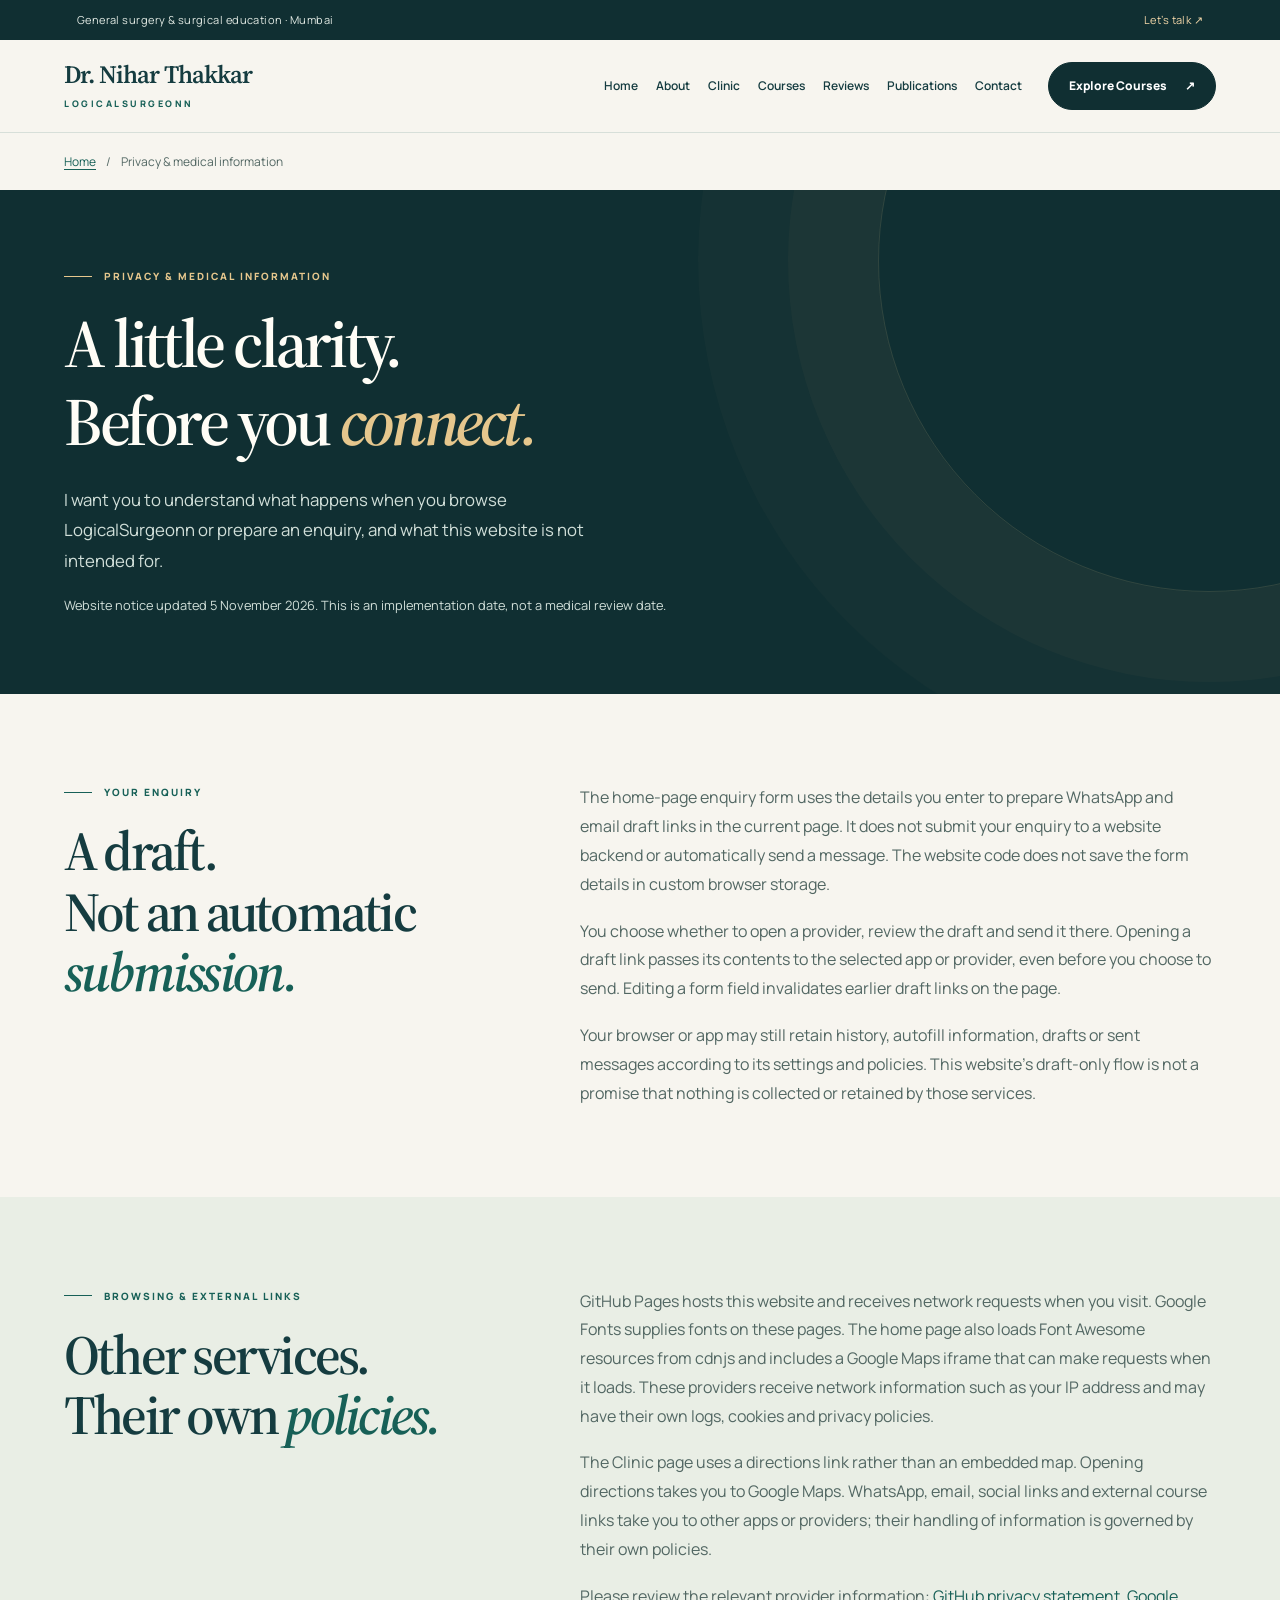
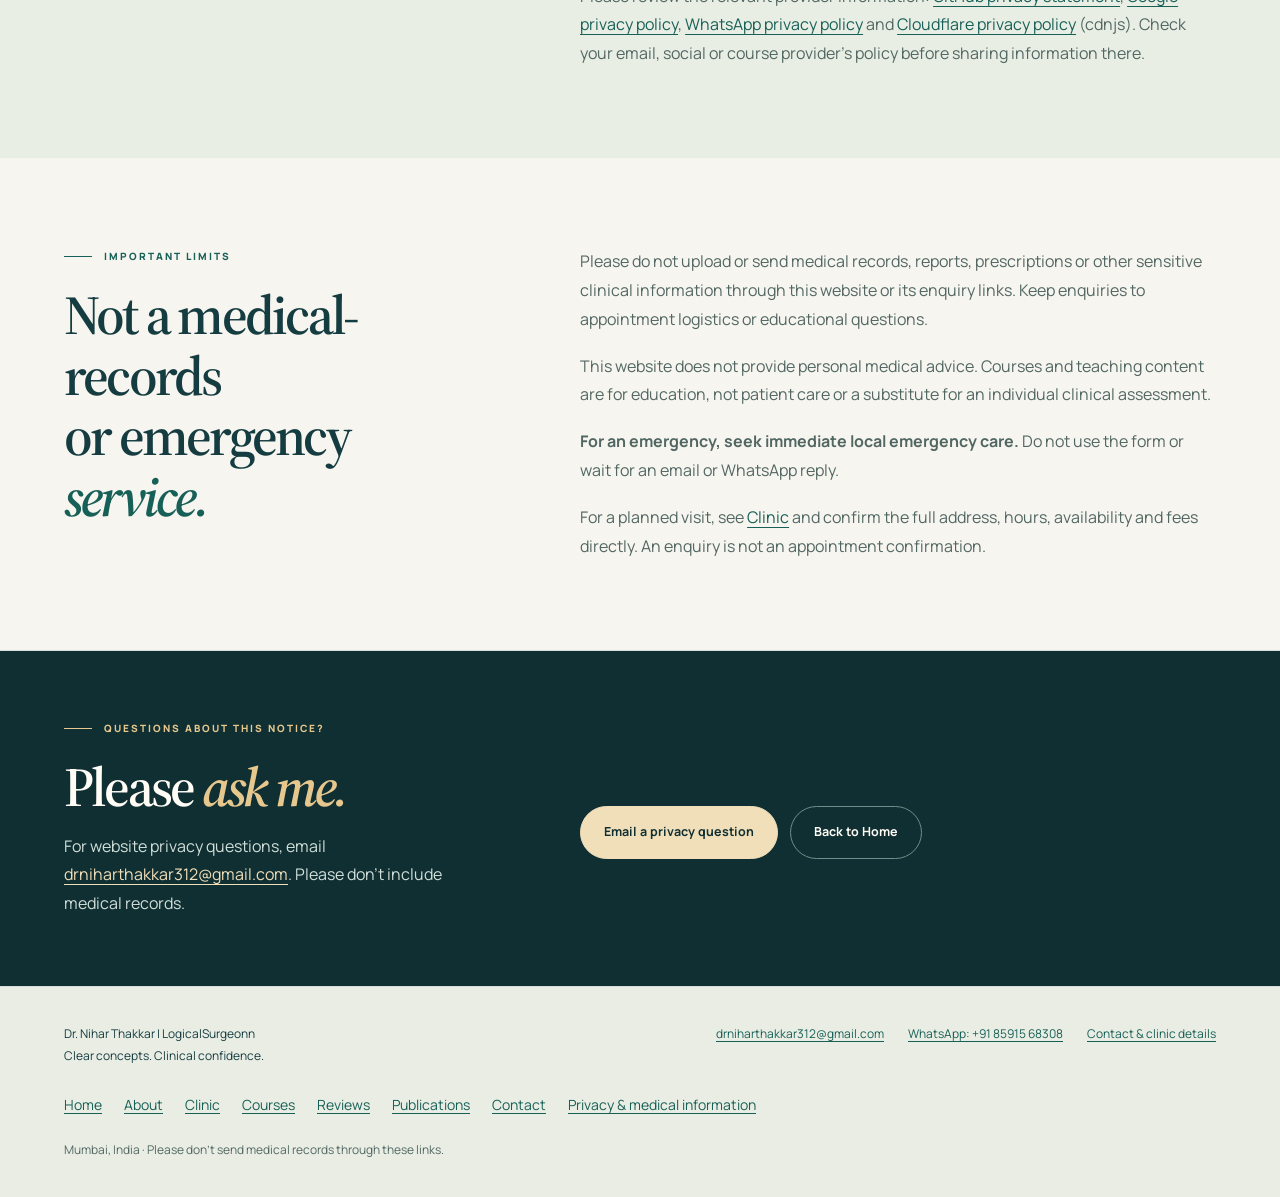
<file: privacy.html>
<!DOCTYPE html>
<html lang="en">
<head>
    <meta charset="UTF-8">
    <meta name="viewport" content="width=device-width, initial-scale=1.0">
    <link rel="icon" href="favicon.svg" type="image/svg+xml">
    <title>Privacy &amp; Medical Information | LogicalSurgeonn</title>
    <meta name="description" content="How LogicalSurgeonn prepares enquiry drafts, uses third-party services and handles website privacy. Please do not send medical records or use the site for emergencies.">
    <link rel="canonical" href="https://profile.logicalsurgeon.com/privacy.html">
    <meta property="og:title" content="Privacy &amp; Medical Information | LogicalSurgeonn">
    <meta property="og:description" content="Understand enquiry drafts, third-party services and the limits of this educational and clinic-enquiry website.">
    <meta property="og:url" content="https://profile.logicalsurgeon.com/privacy.html">
    <meta property="og:type" content="website">
    <meta property="og:site_name" content="Dr. Nihar Thakkar | LogicalSurgeonn">
    <meta property="og:image" content="https://profile.logicalsurgeon.com/social-preview.jpg">
    <meta property="og:image:width" content="1200">
    <meta property="og:image:height" content="630">
    <meta property="og:image:alt" content="Dr. Nihar Thakkar | General Surgeon &amp; Surgery Educator">
    <meta name="twitter:card" content="summary_large_image">
    <meta name="twitter:title" content="Privacy &amp; Medical Information | LogicalSurgeonn">
    <meta name="twitter:description" content="Read how enquiry drafts work, which third-party services are used and why medical records and emergencies do not belong on this website.">
    <meta name="twitter:image" content="https://profile.logicalsurgeon.com/social-preview.jpg">
    <meta name="twitter:image:alt" content="Dr. Nihar Thakkar | General Surgeon &amp; Surgery Educator">
    <link rel="preconnect" href="https://fonts.googleapis.com">
    <link rel="preconnect" href="https://fonts.gstatic.com" crossorigin>
    <link href="https://fonts.googleapis.com/css2?family=Manrope:wght@400;500;600;700;800&amp;family=Source+Serif+4:wght@500;600;700&amp;display=swap" rel="stylesheet">
    <link rel="stylesheet" href="pages.css?v=2">
    <link rel="stylesheet" href="site-header.css?v=2">
    <link rel="stylesheet" href="visual-system.css?v=1">
    <script type="application/ld+json">
    {
        "@context": "https://schema.org",
        "@graph": [
            {
                "@type": "WebPage",
                "@id": "https://profile.logicalsurgeon.com/privacy.html#webpage",
                "url": "https://profile.logicalsurgeon.com/privacy.html",
                "name": "Privacy & Medical Information | LogicalSurgeonn",
                "breadcrumb": { "@id": "https://profile.logicalsurgeon.com/privacy.html#breadcrumb" }
            },
            {
                "@type": "BreadcrumbList",
                "@id": "https://profile.logicalsurgeon.com/privacy.html#breadcrumb",
                "itemListElement": [
                    { "@type": "ListItem", "position": 1, "name": "Home", "item": "https://profile.logicalsurgeon.com/" },
                    { "@type": "ListItem", "position": 2, "name": "Privacy & medical information", "item": "https://profile.logicalsurgeon.com/privacy.html" }
                ]
            }
        ]
    }
    </script>
</head>
<body>
    <a class="skip-link" href="#main-content">Skip to content</a>
    <div class="utility-bar"><div class="container"><span>General surgery &amp; surgical education · Mumbai</span><a href="tel:+918591568308">Let’s talk ↗</a></div></div>
    <header class="site-header">
        <div class="container navigation">
            <a class="brand" href="./"><span class="brand-primary">Dr. Nihar Thakkar</span><span class="brand-secondary">LogicalSurgeonn</span></a>
            <nav class="primary-nav" id="primary-nav" aria-label="Primary navigation">
                <ul>
                    <li><a href="./">Home</a></li>
                    <li><a href="about.html">About</a></li>
                    <li><a href="clinic.html">Clinic</a></li>
                    <li><a href="courses.html">Courses</a></li>
                    <li><a href="./#testimonials">Reviews</a></li>
                    <li><a href="publications.html">Publications</a></li>
                    <li><a href="./#contact">Contact</a></li>
                </ul>
            </nav>
            <a class="header-course" href="https://learn.logicalsurgeon.com/web/lite/store/69b9b353cfc64efd62001406">Explore Courses <span aria-hidden="true">↗</span></a>
        </div>
    </header>
    <main id="main-content" tabindex="-1">
        <nav class="breadcrumb container" aria-label="Breadcrumb"><ol><li><a href="./">Home</a></li><li aria-current="page">Privacy &amp; medical information</li></ol></nav>
        <section class="hero" aria-labelledby="page-title">
            <div class="container">
                <p class="eyebrow">Privacy &amp; medical information</p>
                <h1 id="page-title">A little clarity.<br>Before you <em>connect.</em></h1>
                <p class="lead">I want you to understand what happens when you browse LogicalSurgeonn or prepare an enquiry, and what this website is not intended for.</p>
                <p class="meta">Website notice updated <time datetime="2026-11-05">5 November 2026</time>. This is an implementation date, not a medical review date.</p>
            </div>
        </section>
        <section class="section container split" aria-labelledby="drafts-title">
            <div><p class="eyebrow">Your enquiry</p><h2 id="drafts-title">A draft.<br>Not an automatic <em>submission.</em></h2></div>
            <div class="prose">
                <p>The home-page enquiry form uses the details you enter to prepare WhatsApp and email draft links in the current page. It does not submit your enquiry to a website backend or automatically send a message. The website code does not save the form details in custom browser storage.</p>
                <p>You choose whether to open a provider, review the draft and send it there. Opening a draft link passes its contents to the selected app or provider, even before you choose to send. Editing a form field invalidates earlier draft links on the page.</p>
                <p>Your browser or app may still retain history, autofill information, drafts or sent messages according to its settings and policies. This website’s draft-only flow is not a promise that nothing is collected or retained by those services.</p>
            </div>
        </section>
        <section class="section section-tinted" aria-labelledby="providers-title">
            <div class="container split">
                <div><p class="eyebrow">Browsing &amp; external links</p><h2 id="providers-title">Other services.<br>Their own <em>policies.</em></h2></div>
                <div class="prose">
                    <p>GitHub Pages hosts this website and receives network requests when you visit. Google Fonts supplies fonts on these pages. The home page also loads Font Awesome resources from cdnjs and includes a Google Maps iframe that can make requests when it loads. These providers receive network information such as your IP address and may have their own logs, cookies and privacy policies.</p>
                    <p>The Clinic page uses a directions link rather than an embedded map. Opening directions takes you to Google Maps. WhatsApp, email, social links and external course links take you to other apps or providers; their handling of information is governed by their own policies.</p>
                    <p>Please review the relevant provider information: <a href="https://docs.github.com/en/site-policy/privacy-policies/github-general-privacy-statement">GitHub privacy statement</a>, <a href="https://policies.google.com/privacy">Google privacy policy</a>, <a href="https://www.whatsapp.com/legal/privacy-policy">WhatsApp privacy policy</a> and <a href="https://www.cloudflare.com/privacypolicy/">Cloudflare privacy policy</a> (cdnjs). Check your email, social or course provider’s policy before sharing information there.</p>
                </div>
            </div>
        </section>
        <section class="section container split" aria-labelledby="medical-title">
            <div><p class="eyebrow">Important limits</p><h2 id="medical-title">Not a medical-records<br>or emergency <em>service.</em></h2></div>
            <div class="prose">
                <p>Please do not upload or send medical records, reports, prescriptions or other sensitive clinical information through this website or its enquiry links. Keep enquiries to appointment logistics or educational questions.</p>
                <p>This website does not provide personal medical advice. Courses and teaching content are for education, not patient care or a substitute for an individual clinical assessment.</p>
                <p><strong>For an emergency, seek immediate local emergency care.</strong> Do not use the form or wait for an email or WhatsApp reply.</p>
                <p>For a planned visit, see <a href="clinic.html">Clinic</a> and confirm the full address, hours, availability and fees directly. An enquiry is not an appointment confirmation.</p>
            </div>
        </section>
        <section class="contact-band" aria-labelledby="questions-title"><div class="container split">
            <div><p class="eyebrow">Questions about this notice?</p><h2 id="questions-title">Please <em>ask me.</em></h2><p class="prose">For website privacy questions, email <a href="mailto:drniharthakkar312@gmail.com">drniharthakkar312@gmail.com</a>. Please don’t include medical records.</p></div>
            <div class="actions"><a class="button" href="mailto:drniharthakkar312@gmail.com">Email a privacy question</a><a class="button button-secondary" href="./">Back to Home</a></div>
        </div></section>
    </main>
    <footer class="site-footer"><div class="container">
        <div class="footer-grid"><p>Dr. Nihar Thakkar | LogicalSurgeonn<br>Clear concepts. Clinical confidence.</p><div class="footer-links"><a href="mailto:drniharthakkar312@gmail.com">drniharthakkar312@gmail.com</a><a href="https://wa.me/918591568308">WhatsApp: +91 85915 68308</a><a href="./#contact">Contact &amp; clinic details</a></div></div>
        <nav class="footer-pages" aria-label="Explore the website">
            <a href="./">Home</a>
            <a href="about.html">About</a>
            <a href="clinic.html">Clinic</a>
            <a href="courses.html">Courses</a>
            <a href="./#testimonials">Reviews</a>
            <a href="publications.html">Publications</a>
            <a href="./#contact">Contact</a>
            <a href="privacy.html">Privacy &amp; medical information</a>
        </nav>
        <p class="footer-note">Mumbai, India · Please don’t send medical records through these links.</p>
    </div></footer>
</body>
</html>
</file>
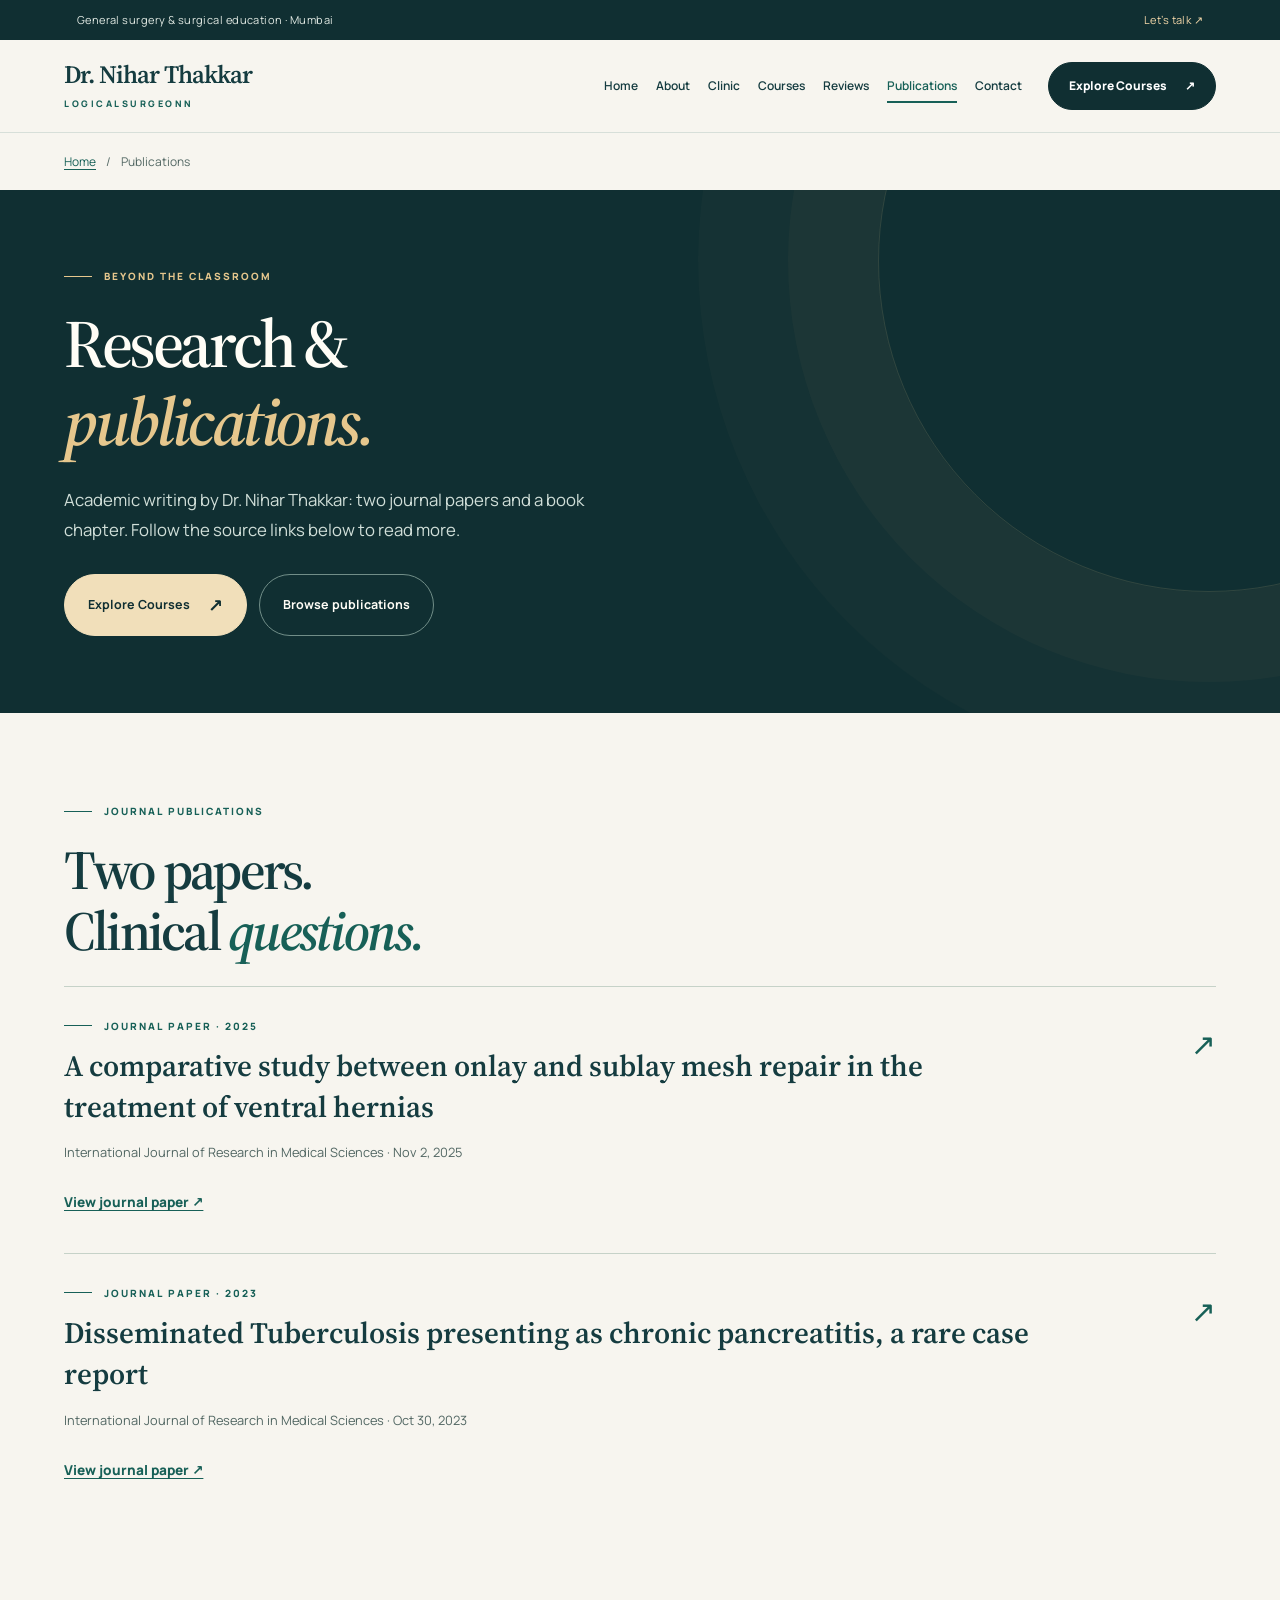
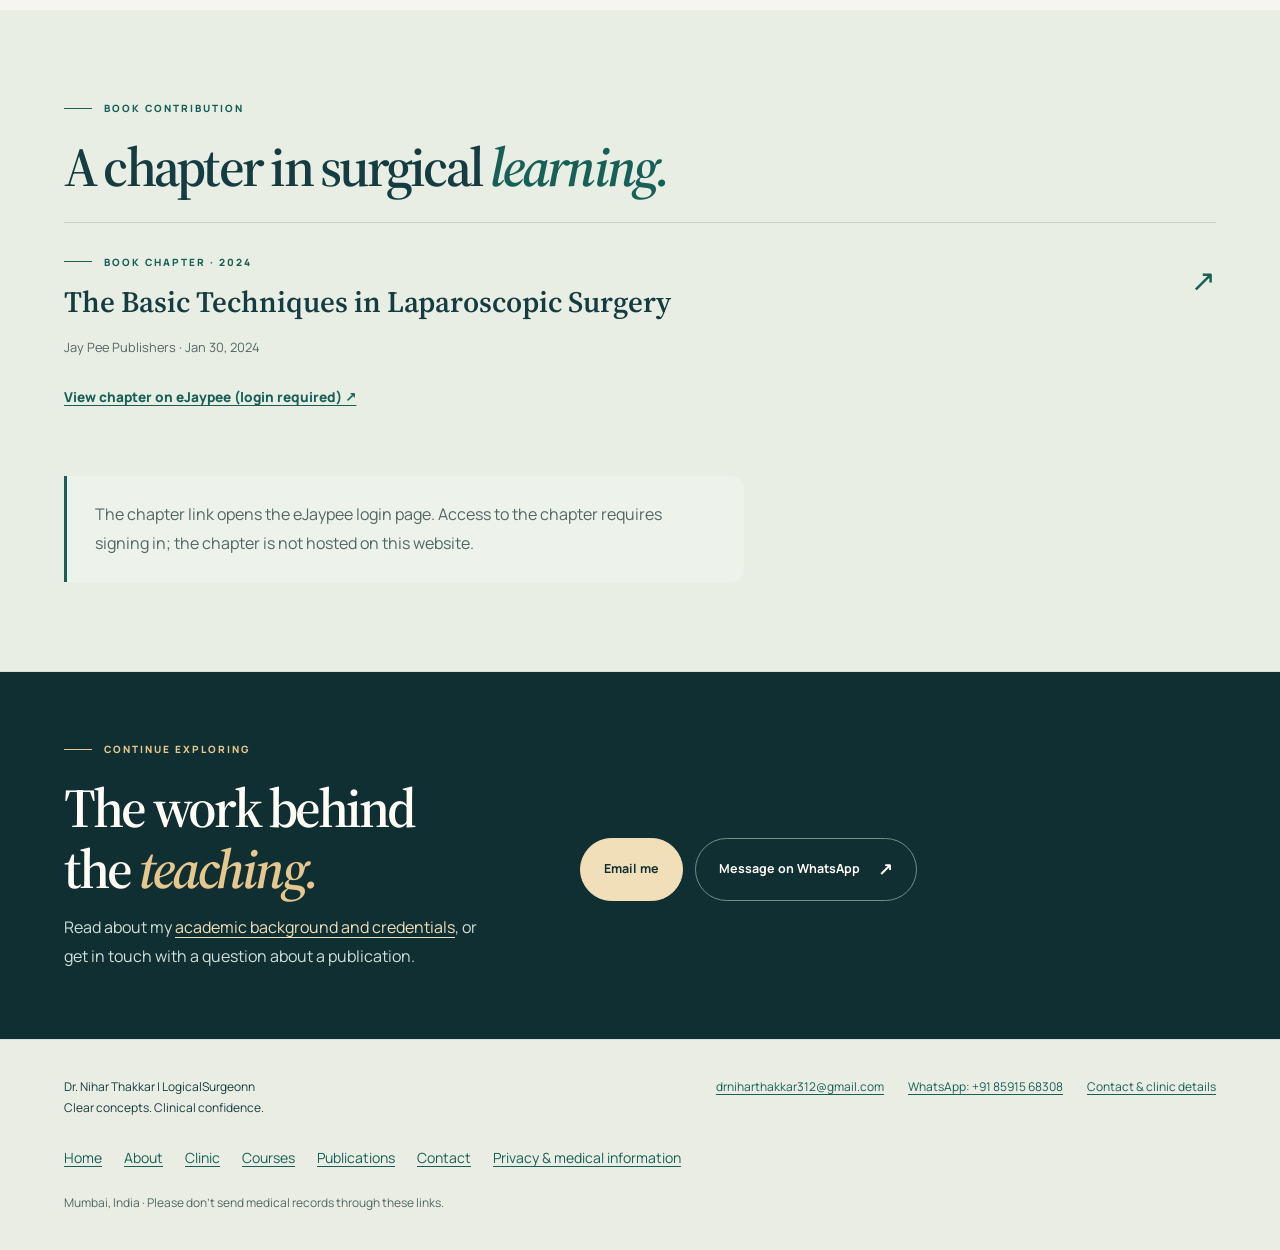
<file: publications.html>
<!DOCTYPE html>
<html lang="en">
<head>
    <meta charset="UTF-8">
    <meta name="viewport" content="width=device-width, initial-scale=1.0">
    <link rel="icon" href="favicon.svg" type="image/svg+xml">
    <title>Publications &amp; Book Chapter | Dr. Nihar Thakkar</title>
    <meta name="description" content="Explore Dr. Nihar Thakkar’s two journal papers and book chapter, with publication dates and links to the original journal and eJaypee sources.">
    <link rel="canonical" href="https://profile.logicalsurgeon.com/publications.html">
    <meta property="og:title" content="Publications &amp; Book Chapter | Dr. Nihar Thakkar">
    <meta property="og:description" content="Research and surgical writing: two journal papers and a book chapter, with dates and direct links to the original sources.">
    <meta property="og:url" content="https://profile.logicalsurgeon.com/publications.html">
    <meta property="og:type" content="website">
    <meta property="og:image" content="https://profile.logicalsurgeon.com/social-preview.jpg">
    <meta property="og:image:width" content="1200">
    <meta property="og:image:height" content="630">
    <meta property="og:image:alt" content="Dr Nihar | General Surgeon &amp; Surgery Educator">
    <meta name="twitter:card" content="summary_large_image">
    <meta name="twitter:image" content="https://profile.logicalsurgeon.com/social-preview.jpg">
    <meta name="twitter:image:alt" content="Dr Nihar | General Surgeon &amp; Surgery Educator">
    <meta name="twitter:title" content="Publications &amp; Book Chapter | Dr. Nihar Thakkar">
    <meta name="twitter:description" content="Read Dr. Nihar Thakkar’s publication list: two journal papers and a book chapter, with original source links.">
    <link rel="preconnect" href="https://fonts.googleapis.com">
    <link rel="preconnect" href="https://fonts.gstatic.com" crossorigin>
    <link href="https://fonts.googleapis.com/css2?family=Manrope:wght@400;500;600;700;800&amp;family=Source+Serif+4:wght@500;600;700&amp;display=swap" rel="stylesheet">
    <link rel="stylesheet" href="pages.css?v=2">
    <link rel="stylesheet" href="site-header.css?v=2">
    <link rel="stylesheet" href="visual-system.css?v=1">
    <script type="application/ld+json">
    {
        "@context": "https://schema.org",
        "@graph": [
            {
                "@type": "CollectionPage",
                "@id": "https://profile.logicalsurgeon.com/publications.html#webpage",
                "url": "https://profile.logicalsurgeon.com/publications.html",
                "name": "Publications & Book Chapter | Dr. Nihar Thakkar",
                "description": "Explore Dr. Nihar Thakkar’s two journal papers and book chapter, with publication dates and links to the original journal and eJaypee sources.",
                "isPartOf": { "@id": "https://profile.logicalsurgeon.com/#website" },
                "breadcrumb": { "@id": "https://profile.logicalsurgeon.com/publications.html#breadcrumb" }
            },
            {
                "@type": "WebSite",
                "@id": "https://profile.logicalsurgeon.com/#website",
                "url": "https://profile.logicalsurgeon.com/",
                "name": "Dr. Nihar Thakkar | LogicalSurgeonn"
            },
            {
                "@type": "BreadcrumbList",
                "@id": "https://profile.logicalsurgeon.com/publications.html#breadcrumb",
                "itemListElement": [
                    { "@type": "ListItem", "position": 1, "name": "Home", "item": "https://profile.logicalsurgeon.com/" },
                    { "@type": "ListItem", "position": 2, "name": "Publications", "item": "https://profile.logicalsurgeon.com/publications.html" }
                ]
            }
        ]
    }
    </script>
</head>
<body>
    <a class="skip-link" href="#main-content">Skip to content</a>
    <div class="utility-bar"><div class="container"><span>General surgery &amp; surgical education · Mumbai</span><a href="tel:+918591568308">Let’s talk ↗</a></div></div>
    <header class="site-header">
        <div class="container navigation">
            <a class="brand" href="./"><span class="brand-primary">Dr. Nihar Thakkar</span><span class="brand-secondary">LogicalSurgeonn</span></a>
            <nav class="primary-nav" id="primary-nav" aria-label="Primary navigation">
                <ul>
                    <li><a href="./">Home</a></li>
                    <li><a href="about.html">About</a></li>
                    <li><a href="clinic.html">Clinic</a></li>
                    <li><a href="courses.html">Courses</a></li>
                    <li><a href="./#testimonials">Reviews</a></li>
                    <li><a href="publications.html" aria-current="page">Publications</a></li>
                    <li><a href="./#contact">Contact</a></li>
                </ul>
            </nav>
            <a class="header-course" href="https://learn.logicalsurgeon.com/web/lite/store/69b9b353cfc64efd62001406">Explore Courses <span aria-hidden="true">↗</span></a>
        </div>
    </header>
    <main id="main-content" tabindex="-1">
        <nav class="breadcrumb container" aria-label="Breadcrumb"><ol><li><a href="./">Home</a></li><li aria-current="page">Publications</li></ol></nav>
        <section class="hero" aria-labelledby="page-title"><div class="container">
            <p class="eyebrow">Beyond the classroom</p>
            <h1 id="page-title">Research &amp;<br><em>publications.</em></h1>
            <p class="lead">Academic writing by Dr. Nihar Thakkar: two journal papers and a book chapter. Follow the source links below to read more.</p>
            <div class="actions"><a class="button" href="https://learn.logicalsurgeon.com/web/lite/store/69b9b353cfc64efd62001406">Explore Courses <span aria-hidden="true">↗</span></a><a class="button button-secondary" href="#journal-papers">Browse publications</a></div>
        </div></section>
        <section class="section container" id="journal-papers" aria-labelledby="papers-title">
            <p class="eyebrow">Journal publications</p><h2 id="papers-title">Two papers.<br>Clinical <em>questions.</em></h2>
            <ol class="publication-list">
                <li><article class="publication">
                    <p class="eyebrow">Journal paper · 2025</p>
                    <h3>A comparative study between onlay and sublay mesh repair in the treatment of ventral hernias</h3>
                    <p class="meta">International Journal of Research in Medical Sciences · <time datetime="2025-11-02">Nov 2, 2025</time></p>
                    <a href="https://www.msjonline.org/index.php/ijrms/article/view/15678">View journal paper <span aria-hidden="true">↗</span></a>
                </article></li>
                <li><article class="publication">
                    <p class="eyebrow">Journal paper · 2023</p>
                    <h3>Disseminated Tuberculosis presenting as chronic pancreatitis, a rare case report</h3>
                    <p class="meta">International Journal of Research in Medical Sciences · <time datetime="2023-10-30">Oct 30, 2023</time></p>
                    <a href="https://www.msjonline.org/index.php/ijrms/article/view/12751">View journal paper <span aria-hidden="true">↗</span></a>
                </article></li>
            </ol>
        </section>
        <section class="section section-tinted" aria-labelledby="chapter-title"><div class="container">
            <p class="eyebrow">Book contribution</p><h2 id="chapter-title">A chapter in surgical <em>learning.</em></h2>
            <article class="publication">
                <p class="eyebrow">Book chapter · 2024</p>
                <h3>The Basic Techniques in Laparoscopic Surgery</h3>
                <p class="meta">Jay Pee Publishers · <time datetime="2024-01-30">Jan 30, 2024</time></p>
                <a href="https://learn.ejaypee.com/login/?destination=%2Funit%2Fview%3Fsid%3D5324033%26vid%3D5324039%26cid%3D5324035%26cat_id%3D31000">View chapter on eJaypee (login required) <span aria-hidden="true">↗</span></a>
            </article>
            <p class="reading-note">The chapter link opens the eJaypee login page. Access to the chapter requires signing in; the chapter is not hosted on this website.</p>
        </div></section>
        <section class="contact-band" aria-labelledby="contact-title"><div class="container split">
            <div><p class="eyebrow">Continue exploring</p><h2 id="contact-title">The work behind the <em>teaching.</em></h2><p class="prose">Read about my <a href="about.html">academic background and credentials</a>, or get in touch with a question about a publication.</p></div>
            <div class="actions"><a class="button" href="mailto:drniharthakkar312@gmail.com">Email me</a><a class="button button-secondary" href="https://wa.me/918591568308">Message on WhatsApp <span aria-hidden="true">↗</span></a></div>
        </div></section>
    </main>
    <footer class="site-footer"><div class="container">
        <div class="footer-grid"><p>Dr. Nihar Thakkar | LogicalSurgeonn<br>Clear concepts. Clinical confidence.</p><div class="footer-links"><a href="mailto:drniharthakkar312@gmail.com">drniharthakkar312@gmail.com</a><a href="https://wa.me/918591568308">WhatsApp: +91 85915 68308</a><a href="./#contact">Contact &amp; clinic details</a></div></div>
        <nav class="footer-pages" aria-label="Explore the website">
            <a href="./">Home</a>
            <a href="about.html">About</a>
            <a href="clinic.html">Clinic</a>
            <a href="courses.html">Courses</a>
            <a href="publications.html">Publications</a>
            <a href="./#contact">Contact</a>
            <a href="privacy.html">Privacy &amp; medical information</a>
        </nav>
        <p class="footer-note">Mumbai, India · Please don’t send medical records through these links.</p>
    </div></footer>
</body>
</html>
</file>
<file: portfolio-redesign.css>
/* Editorial presentation layer shared by both portfolio entry pages. */
:root {
    --bg: #faf9f5;
    --surface: #fffefa;
    --ink: #153c40;
    --muted: #5a6e6c;
    --primary: #176057;
    --primary-2: #104c46;
    --line: #d7dfd9;
    --soft: #edf2eb;
    --shadow: 0 16px 40px rgb(21 60 64 / 5%);
    --radius-lg: 6px;
    --radius-md: 4px;
}
html { scroll-padding-top: 110px; }
body { background: var(--bg); font-size: 15px; padding-bottom: 0; }
.container { width: min(1200px, 88%); }
a, button, summary { -webkit-tap-highlight-color: transparent; }
a:focus-visible, button:focus-visible, summary:focus-visible {
    outline: 2px solid var(--primary);
    outline-offset: 5px;
}
.skip-link { position: fixed; top: -100px; left: 16px; z-index: 300; background: white; padding: 12px; }
.skip-link:focus { top: 12px; }
.utility-bar { background: #e8eee8; font-size: 11px; letter-spacing: .04em; padding: 10px 0; }
.utility-bar .container { display: flex; justify-content: space-between; gap: 16px; }
.utility-bar a { white-space: nowrap; }
.utility-bar a span { margin-left: 12px; }
.site-header { background: rgb(250 249 245 / 97%); border-color: var(--line); }
.nav { min-height: 92px; height: auto; gap: 18px 26px; position: relative; flex-wrap: wrap; padding-block: 18px; }
.brand { flex-shrink: 0; }
.brand-primary { font: 600 23px/1.2 "Source Serif 4", serif; letter-spacing: -.04em; }
.brand-secondary { font-size: 9px; text-transform: uppercase; letter-spacing: .22em; margin-top: 7px; }
.header-course { margin-left: 0; order: 2; }
.menu-toggle { display: none; }
.nav-links {
    display: flex; position: static; width: auto; margin: 0 0 0 auto; padding: 0;
    background: transparent; border: 0; box-shadow: none;
    flex-direction: row; align-items: center; gap: 4px 18px;
}
.nav-links.open { display: flex; }
.nav-links li { width: auto; }
.nav-links a { display: block; font-size: 12px; padding: 12px 0; border: 0; }
.nav-links a[aria-current="page"] { text-decoration: underline; text-underline-offset: 7px; }
.btn { border-radius: 3px; padding: 14px 21px; font-size: 12px; font-weight: 700; min-height: 46px; gap: 20px; box-shadow: none; }
.btn-primary { background: var(--primary); border-color: var(--primary); }
.btn-secondary { background: transparent; border-color: var(--line); color: var(--ink); }
.btn:hover { transform: translateY(-2px); box-shadow: none; }
.hero { background: linear-gradient(110deg, #f1f5ee, #e5eeea); padding: 48px 0 0; overflow: hidden; }
.hero-grid { grid-template-columns: 1.05fr 1fr; gap: 6%; align-items: center; }
.kicker, .eyebrow { font-size: 10px; text-transform: uppercase; font-weight: 800; letter-spacing: .18em; color: var(--primary); }
.kicker { border: 0; background: transparent; padding: 0; margin-bottom: 18px; }
.hero h1 { font: 600 clamp(1.3rem, 2.2vw, 1.7rem)/1.3 "Source Serif 4", serif; margin: 0 0 14px; max-width: none; }
.hero .hero-statement {
    font: 500 clamp(2.4rem, 4.8vw, 4.25rem)/1.09 "Source Serif 4", serif;
    color: var(--ink); letter-spacing: -.055em; margin: 0 0 24px; max-width: none;
}
em { font-weight: inherit; color: var(--primary); }
.hero p:not(.hero-statement) { max-width: 43ch; font-size: 14px; line-height: 1.8; }
.hero-actions { gap: 12px; margin-top: 25px; }
.spotlight-strip { grid-template-columns: repeat(2, minmax(0, 1fr)); gap: 14px; margin-top: 32px; }
.hero .hero-actions .btn { flex: 1 1 200px; justify-content: center; text-align: center; }
.spotlight-link { border: 0; border-top: 1px solid #bdcdc4; border-radius: 0; padding: 15px 0; background: transparent; box-shadow: none; }
.spotlight-link strong { font-size: 11px; }
.spotlight-link span { font-size: 10px; line-height: 1.6; margin-top: 5px; }
.hero-media { border-radius: 150px 5px 5px 5px; box-shadow: none; border: 0; animation: none; background: #e2e8e1; }
.hero-media::before { display: none; }
.hero-media img { height: auto; aspect-ratio: 1 / 1.18; object-fit: cover; object-position: center 35%; }
.hero-media .caption { position: absolute; inset: auto 0 0; padding: 52px 25px 25px; background: linear-gradient(transparent, rgb(9 40 36 / 94%)); border: 0; color: white; }
.hero-media .caption span { font-size: 8px; letter-spacing: .15em; color: #e5eee7; }
.hero-media .caption strong { font: 500 26px/1.25 "Source Serif 4", serif; margin-top: 10px; }
.counters { margin-top: 42px; padding: 25px 0; border-top: 1px solid #cbd9ce; gap: 0; }
.counter-card { border: 0; border-right: 1px solid #cbd9ce; border-radius: 0; background: transparent; padding: 4px 12px; }
.counter-card:last-child { border: 0; }
.counter-number { font-size: 25px; }
.counter-label { font-size: 10px; font-weight: 500; margin-top: 6px; }
.section { padding: 78px 0; }
.eyebrow { margin-bottom: 15px; }
.section-title { font-weight: 500; font-size: clamp(2rem, 3.8vw, 3.2rem); letter-spacing: -.04em; line-height: 1.15; margin-bottom: 24px; }
.section-subtitle { font-size: 14px; margin-bottom: 28px; }
.panel { box-shadow: none; }
.about-wrap { grid-template-columns: 1fr 1fr; border: 0; background: transparent; padding: 0; gap: 7%; align-items: center; }
.about-copy { padding: 0; max-width: 48ch; }
.about-copy p { font-size: 15px; line-height: 1.9; margin-bottom: 20px; }
.about-photo { width: 100%; max-width: none; border: 0; background: #edece5; aspect-ratio: 1.35; border-radius: 5px 70px 5px 5px; overflow: hidden; }
.about-photo img { width: 100%; height: 100%; object-fit: cover; object-position: center 40%; }
.chip { background: transparent; border-color: var(--line); border-radius: 0; font-size: 10px; padding: 7px 10px; }
.background-details { margin-top: 30px; border-top: 1px solid var(--line); padding-top: 18px; }
.background-details summary { font-size: 13px; font-weight: 700; cursor: pointer; }
.background-details summary span { float: right; }
.qual-grid { margin-top: 24px; }
.qual-grid .tile { padding: 20px; box-shadow: none; }
.image-strip { margin-top: 24px; }
.image-strip figure { background: #eaece6; }
.image-strip img { height: 230px; object-fit: contain; }
#courses { background: #eef2eb; }
.course-grid { grid-template-columns: 1.45fr 1fr; gap: 20px; align-items: stretch; }
.course-grid .tile { box-shadow: none; border: 1px solid #d5dfd6; border-radius: 4px; background: var(--surface); padding: 28px; }
.course-grid .tile h3 { font: 600 25px/1.2 "Source Serif 4", serif; margin: 14px 0; }
.course-grid .tile p { font-size: 13px; max-width: 35ch; }
.course-grid .tile .btn { margin-top: 20px; }
.course-grid .featured-course { grid-row: span 2; padding: 0; overflow: hidden; }
.course-photo { width: 100%; height: 285px; object-fit: cover; object-position: center 20%; }
.course-copy { padding: 28px; }
.course-icon { font-size: 26px; color: var(--primary); }
.course-grid .featured-course h3 { font-size: 33px; }
#testimonials { text-align: center; }
.carousel-shell { background: transparent; border: 0; box-shadow: none; border-radius: 0; }
.testimonial-slide { padding: 8px 0 0; gap: 20px; }
.quote { padding: 30px; background: #f0f3ed; border: 0; border-radius: 3px; text-align: left; box-shadow: none; }
.quote p { font: 500 22px/1.5 "Source Serif 4", serif; color: var(--ink); }
.quote strong { font-size: 12px; }
.quote span { font-size: 10px; }
.stars { color: #a58549; font-size: 12px; letter-spacing: 3px; margin-bottom: 16px; }
.carousel-controls { padding: 24px 0 0; }
.carousel-buttons button { border-radius: 50%; width: 44px; height: 44px; border-color: var(--line); background: transparent; color: var(--ink); }
#testimonials .hero-actions { justify-content: center; }
#research { background: #f1f0ea; }
.credentials-subheading { font-size: 12px; text-transform: uppercase; letter-spacing: .1em; margin-bottom: 18px; }
.publications-list { gap: 0; }
.publication-card { background: transparent; border: 0; border-top: 1px solid #cfd7ce; border-radius: 0; padding: 24px 0; box-shadow: none; }
.publication-card:hover { transform: none; box-shadow: none; }
.publication-title { font: 500 23px/1.4 "Source Serif 4", serif; max-width: 65ch; }
.publication-journal { font-size: 11px; margin: 9px 0; }
.publication-link { font-size: 12px; }
.academic-details { border-radius: 0; border: 0; border-top: 1px solid #cfd7ce; background: transparent; padding: 20px 0 0; }
.academic-details summary { font-size: 12px; }
.contact-wrap { grid-template-columns: 1fr 1fr; align-items: start; gap: 24px; }
.location-section { grid-row: span 2; }
.location-section h3 { font: 500 24px/1.4 "Source Serif 4", serif; margin-bottom: 8px; }
.location-section iframe { max-width: 100%; }
.form-card { padding: 24px; border-radius: 4px; background: #f0f3ed; }
.field label { font-size: 11px; }
.field input, .field select, .field textarea { border-radius: 2px; min-width: 0; background: var(--surface); }
.field textarea { min-height: 85px; }
.form-grid { gap: 14px; }
.small { font-size: 11px; overflow-wrap: anywhere; }
.form-card[hidden], .inquiry-drafts[hidden] { display: none; }
.inquiry-drafts { margin-top: 20px; padding-top: 20px; border-top: 1px solid var(--line); }
.inquiry-drafts h3 { font: 500 21px/1.3 "Source Serif 4", serif; }
.inquiry-drafts .hero-actions { margin: 16px 0; }
.contact-card { padding: 0; border: 0; background: transparent; }
.contact-card h3 { font: 500 23px/1.3 "Source Serif 4", serif; }
.contact-card .small p { margin-bottom: 8px; }
.footer { padding: 30px 0; border-top: 1px solid var(--line); display: flex; flex-wrap: wrap; justify-content: space-between; gap: 15px; font-size: 11px; }
.footer-pages { display: flex; flex-wrap: wrap; gap: 18px; }
.footer-pages a:hover { text-decoration: underline; }
.page-link { margin-bottom: 28px; }
.social-widget-button { width: 44px; height: 44px; right: 20px; left: auto; bottom: 24px; background: var(--primary); box-shadow: var(--shadow); z-index: 150; animation: none; }
.social-widget-panel { width: min(330px, calc(100vw - 32px)); right: 20px; left: auto; bottom: 80px; max-height: calc(100dvh - 105px); overflow-y: auto; border-radius: 6px; padding: 24px; z-index: 151; }
.social-widget-panel[hidden] { display: none; }
.social-widget-panel.active { opacity: 1; pointer-events: auto; transform: none; }
.social-widget-panel h3 { font: 500 25px/1.2 "Source Serif 4", serif; padding-right: 20px; }
.social-link { border-radius: 0; padding: 12px 5px; border: 0; border-bottom: 1px solid var(--line); background: transparent; }
.social-link span { font-size: 11px; white-space: normal; overflow-wrap: anywhere; }
.social-link i { color: var(--primary); }
.mobile-sticky-cta { display: none; }
.reveal, .reveal.in { opacity: 1; transform: none; animation: none; }
@media (min-width: 1500px) {
    .hero { padding-top: 64px; }
}
@media (max-width: 1100px) {
    html { scroll-padding-top: 185px; }
    .header-course { margin-left: auto; order: 0; }
    .nav-links { flex-basis: 100%; margin-left: 0; padding-top: 10px; border-top: 1px solid var(--line); gap: 4px 26px; }
}
@media (max-width: 980px) {
    body { padding-bottom: calc(78px + env(safe-area-inset-bottom)); }
    .container { width: 90%; }
    .nav { min-height: 78px; gap: 16px; }
    .hero-grid { gap: 5%; }
    .hero .hero-statement { font-size: clamp(2rem, 4.8vw, 3rem); }
    .hero-media { border-radius: 90px 4px 4px 4px; }
    .hero-media .caption strong { font-size: 22px; }
    .spotlight-strip { grid-template-columns: 1fr; gap: 0; margin-top: 18px; }
    .spotlight-link { display: flex; align-items: center; justify-content: space-between; gap: 10px; padding: 9px 0; }
    .spotlight-link span { margin: 0; }
    .section { padding: 56px 0; }
    .mobile-sticky-cta {
        display: flex; gap: 10px; align-items: center; justify-content: center;
        position: fixed; inset: auto 0 0; padding: 10px 5% calc(10px + env(safe-area-inset-bottom));
        background: rgb(250 249 245 / 98%); border-top: 1px solid var(--line); z-index: 150;
    }
    .mobile-sticky-cta .btn { flex: 1; max-width: none; width: auto; margin: 0; }
    .mobile-connect { flex: 0 0 112px; height: 46px; background: transparent; color: var(--ink); border: 1px solid var(--line); font: 700 12px "Manrope", sans-serif; cursor: pointer; }
    .social-widget-button { display: none; }
    .social-widget-panel { right: 5%; bottom: calc(80px + env(safe-area-inset-bottom)); max-height: calc(100dvh - 110px - env(safe-area-inset-bottom)); }
}
@media (max-width: 640px) {
    .utility-bar { font-size: 9px; }
    .utility-bar .container > span { max-width: 24ch; }
    .utility-bar a { align-self: center; }
    .utility-bar a span { display: none; }
    .brand-primary { font-size: 21px; }
    .brand-secondary { font-size: 8px; }
    .header-course { display: none; }
    .nav { gap: 12px; padding-block: 14px; }
    .nav-links, .nav-links.open { display: grid; grid-template-columns: repeat(3, minmax(0, 1fr)); gap: 0 12px; }
    .nav-links a { min-height: 44px; font-size: 11px; }
    html { scroll-padding-top: 205px; }
    .hero { padding-top: 32px; }
    .hero-grid { grid-template-columns: 1fr; gap: 30px; }
    .hero h1 { font-size: 23px; }
    .hero .hero-statement { font-size: clamp(2.1rem, 8.5vw, 3.3rem); }
    .hero p:not(.hero-statement) { font-size: 13px; max-width: 42ch; }
    .hero-actions { gap: 10px; }
    .hero-actions .btn { padding: 12px 15px; font-size: 11px; }
    .spotlight-strip { margin-top: 22px; }
    .hero-media { max-width: 460px; width: 100%; margin: 0 auto; border-radius: 100px 4px 4px 4px; }
    .hero-media img { aspect-ratio: 1 / 1.05; object-position: center 32%; }
    .counters { grid-template-columns: repeat(2, 1fr); gap: 18px 0; margin-top: 28px; }
    .counter-card:nth-child(2) { border: 0; }
    .counter-number { font-size: 24px; }
    .section { padding: 46px 0; }
    .section-title { font-size: 32px; }
    .about-wrap { grid-template-columns: 1fr; gap: 24px; }
    .about-photo { aspect-ratio: 1.25; }
    .qual-grid, .course-grid { grid-template-columns: 1fr; }
    .course-grid .featured-course { grid-row: auto; }
    .course-photo { height: 250px; }
    .testimonial-slide { grid-template-columns: 1fr; }
    .quote { padding: 24px; }
    .quote p { font-size: 21px; }
    .publication-title { font-size: 21px; }
    .contact-wrap { grid-template-columns: 1fr; }
    .location-section { grid-row: auto; }
    .form-card { padding: 20px; }
    .footer { flex-direction: column; gap: 5px; }
}
@media (prefers-reduced-motion: reduce) {
    html { scroll-behavior: auto; }
    *, *::before, *::after { animation: none !important; transition: none !important; }
}
</file>
<file: site-header.css>
/* Shared header for every entry page. Load after page-specific styles. */
html { scroll-padding-top: 110px; }
.skip-link { z-index: 300; }
.utility-bar { background: #e8eee8; color: #153c40; font: 400 11px/1.8 "Manrope", sans-serif; letter-spacing: .04em; padding: 10px 0; }
.utility-bar .container { width: min(1200px, 88%); margin-inline: auto; display: flex; justify-content: space-between; gap: 20px; }
.utility-bar a { color: #176057; text-decoration: none; white-space: nowrap; }
.site-header { position: sticky; top: 0; z-index: 100; background: rgb(250 249 245 / 97%); color: #153c40; font: 400 16px/1.8 "Manrope", sans-serif; border-bottom: 1px solid #d7dfd9; backdrop-filter: blur(12px); }
.site-header .navigation { width: min(1200px, 88%); margin-inline: auto; display: flex; flex-wrap: wrap; align-items: center; justify-content: space-between; gap: 18px 26px; min-height: 92px; padding-block: 18px; font: 400 16px/1.8 "Manrope", sans-serif; }
.site-header .brand { display: block; flex-shrink: 0; min-width: 0; color: #153c40; text-decoration: none; }
.site-header .brand-primary { display: block; font: 600 24px/1.2 "Source Serif 4", Georgia, serif; letter-spacing: -.04em; white-space: nowrap; }
.site-header .brand-secondary { display: block; margin-top: 7px; color: #176057; font: 800 9px/1.8 "Manrope", sans-serif; letter-spacing: .2em; text-transform: uppercase; }
.site-header .primary-nav { margin-left: auto; order: 0; }
.site-header .primary-nav ul { display: flex; flex-wrap: wrap; align-items: center; gap: 4px 18px; margin: 0; padding: 0; list-style: none; }
.site-header .primary-nav li { margin: 0; padding: 0; }
.site-header .primary-nav a { display: block; min-height: 44px; padding: 11px 0; color: #153c40; font: 700 12px/1.8 "Manrope", sans-serif; text-decoration: none; white-space: nowrap; }
.site-header .primary-nav a:hover, .site-header .primary-nav a[aria-current="page"] { color: #176057; text-decoration: underline; text-decoration-thickness: 2px; text-underline-offset: 7px; }
.site-header .header-course { order: 2; margin: 0; display: inline-flex; align-items: center; justify-content: center; gap: 18px; min-height: 48px; padding: 12px 22px; border: 1px solid #176057; border-radius: 3px; background: #176057; color: white; font: 800 12px/1.8 "Manrope", sans-serif; text-decoration: none; white-space: nowrap; }
.site-header .header-course:hover { background: #104c46; }
.site-header a:focus-visible, .utility-bar a:focus-visible { outline: 3px solid #176057; outline-offset: 5px; }
@media (max-width: 1100px) {
    html { scroll-padding-top: 185px; }
    .site-header .primary-nav { order: 3; flex-basis: 100%; margin-left: 0; padding-top: 10px; border-top: 1px solid #d7dfd9; }
    .site-header .primary-nav ul { gap: 4px 26px; }
    .site-header .header-course { margin-left: auto; }
}
@media (max-width: 700px) {
    html { scroll-padding-top: 205px; }
    .utility-bar { font-size: 9px; }
    .utility-bar .container, .site-header .navigation { width: 90%; }
    .utility-bar .container > span { max-width: 24ch; }
    .utility-bar a { align-self: center; }
    .site-header .navigation { gap: 12px; padding-block: 14px; }
    .site-header .brand-primary { font-size: 22px; }
    .site-header .brand-secondary { font-size: 8px; }
    .site-header .header-course { display: none; }
    .site-header .primary-nav ul { display: flex; flex-wrap: wrap; gap: 0 20px; }
    .site-header .primary-nav a { font-size: 11px; }
}
</file>
<file: experience.css>
/* Progressive enhancements: all photos and copy stay visible without scripts. */
.photo-gallery { display: grid; grid-template-columns: repeat(4, minmax(0, 1fr)); gap: 22px; }
.photo-card { margin: 0; min-width: 0; }
.photo-card a { display: block; position: relative; overflow: hidden; border-radius: 6px; background: #e5eeea; }
.photo-card img { width: 100%; height: auto; aspect-ratio: 4 / 5; object-fit: cover; object-position: center; }
.photo-card:first-child img { object-position: center 45%; }
.photo-card:nth-child(2) img { object-position: center 40%; }
.photo-card figcaption { padding-top: 12px; color: #153c40; font: 600 13px/1.6 "Manrope", sans-serif; }
.photo-card a::after { content: "↗"; position: absolute; right: 12px; bottom: 12px; display: grid; place-items: center; width: 40px; height: 40px; background: #fffefa; color: #153c40; border-radius: 50%; }
.photo-dialog { width: min(940px, calc(100% - 32px)); max-height: calc(100dvh - 32px); padding: 18px; border: 1px solid #d7dfd9; border-radius: 8px; background: #fffefa; color: #153c40; overflow: auto; }
.photo-dialog::backdrop { background: rgb(9 30 29 / 85%); }
.photo-dialog img { display: block; width: 100%; height: auto; max-height: 72dvh; object-fit: contain; }
.photo-dialog button { display: block; min-height: 44px; margin: 0 0 12px auto; padding: 8px 18px; border: 1px solid #176057; background: #176057; color: white; font: 700 13px "Manrope", sans-serif; cursor: pointer; }
.photo-dialog p { margin: 12px 0 0; font: 500 14px/1.6 "Manrope", sans-serif; }
.photo-dialog button:focus-visible { outline: 3px solid #176057; outline-offset: 4px; }
.clinic-scrubs { max-width: 350px; }
.clinic-scrubs img { aspect-ratio: 3 / 4; object-fit: cover; object-position: center 45%; }
@media (hover: hover) and (prefers-reduced-motion: no-preference) {
    .photo-card img { transition: transform 240ms ease; }
    .photo-card a:hover img { transform: scale(1.035); }
    .spotlight-link, .card, .tile { transition: transform 180ms ease, box-shadow 180ms ease; }
    .spotlight-link:hover, .card:hover { transform: translateY(-3px); }
}
@media (max-width: 700px) {
    .photo-gallery { gap: 16px; grid-template-columns: repeat(2, minmax(0, 1fr)); }
    .photo-card figcaption { font-size: 11px; }
}
@media (prefers-reduced-motion: reduce) {
    .photo-card img, .spotlight-link, .card, .tile { transition: none; transform: none; }
}
</file>
<file: google-reviews.css>
/* Static, attributed excerpts; independent of the student carousel. */
#google-reviews { background: var(--editorial-paper, #f7f5ef); }
.google-reviews-grid {
    display: grid;
    grid-template-columns: repeat(3, minmax(0, 1fr));
    gap: 22px;
    margin-top: 32px;
}
.google-review-card {
    display: flex;
    flex-direction: column;
    gap: 28px;
    margin: 0;
    padding: 28px;
    border: 1px solid var(--editorial-border, #d7ddd4);
    border-top: 3px solid #176057;
    border-radius: 14px;
    background: #fffdf8;
    color: #102f32;
    overflow-wrap: anywhere;
}
.google-review-card blockquote { margin: 0; }
.google-review-card blockquote p {
    font: 500 clamp(1.2rem, 1.8vw, 1.5rem)/1.6 "Source Serif 4", Georgia, serif;
}
.google-review-card figcaption { display: grid; gap: 6px; margin-top: auto; }
.google-review-card figcaption strong { font-size: 0.95rem; }
.google-review-card figcaption span { font-size: 0.85rem; color: #4f615b; }
.google-review-card a {
    justify-self: start;
    padding-block: 10px;
    color: #176057;
    font-size: 0.9rem;
    font-weight: 700;
    text-decoration: underline;
    text-underline-offset: 5px;
}
.google-review-card a:hover { text-decoration-thickness: 2px; }
.google-review-card a:focus-visible { outline: 3px solid #176057; outline-offset: 4px; }
@media (max-width: 700px) {
    .google-reviews-grid { grid-template-columns: 1fr; }
    .google-review-card { padding: 24px; }
}
</file>
<file: visual-system.css>
/* Shared visual system. Content and navigation remain usable without JavaScript. */
:root {
    --editorial-dark: #102f32;
    --editorial-gold: #e6c78d;
    --editorial-paper: #f7f5ef;
    --editorial-border: #d7ddd4;
}
body { background: var(--editorial-paper); }
::selection { background: #e6c78d; color: #102f32; }
.container { width: min(1240px, 90%); }
.utility-bar { background: var(--editorial-dark); color: #e2eae4; }
.utility-bar a { color: #f1d6a8; }
.utility-bar a:focus-visible { outline-color: #f1d6a8; }
.site-header { background: rgb(247 245 239 / 96%); }
.site-header .navigation { width: min(1240px, 90%); }
.site-header .brand-primary { font-size: 25px; }
.site-header .brand-secondary { letter-spacing: .28em; }
.site-header .primary-nav a { position: relative; font-weight: 600; }
.site-header .primary-nav a:hover, .site-header .primary-nav a[aria-current="page"] { text-decoration: none; }
.site-header .primary-nav a::after {
    content: ""; position: absolute; inset: auto 0 5px; height: 2px;
    background: #176057; transform: scaleX(0); transform-origin: left;
}
.site-header .primary-nav a:hover::after, .site-header .primary-nav a[aria-current="page"]::after { transform: scaleX(1); }
.site-header .header-course { border-radius: 100px; padding-inline: 20px; background: var(--editorial-dark); border-color: var(--editorial-dark); }
.btn, .button {
    border-radius: 100px; min-height: 50px; padding: 14px 23px;
    font-weight: 700; box-shadow: none; text-decoration: none;
}
.btn-primary, .button:not(.button-secondary) { background: var(--editorial-dark); border-color: var(--editorial-dark); color: #fffdf6; }
.btn-secondary, .button-secondary { border-color: #a4b8af; background: transparent; }
.btn span[aria-hidden], .button span[aria-hidden] { font-size: 18px; }
.btn:hover, .button:hover { box-shadow: 0 8px 22px rgb(16 47 50 / 12%); }
.section { padding-block: clamp(64px, 7vw, 104px); }
.section-title, h2 { font-size: clamp(2.2rem, 4.3vw, 3.8rem); line-height: 1.1; letter-spacing: -.05em; }
.eyebrow, .kicker { display: flex; align-items: center; gap: 12px; font-size: 10px; letter-spacing: .2em; }
.eyebrow::before, .kicker::before { content: ""; width: 28px; height: 1px; background: currentColor; flex-shrink: 0; }
.section-subtitle { max-width: 62ch; line-height: 1.85; }
.hero {
    position: relative; isolation: isolate; background: var(--editorial-dark); color: #fffdf6;
    padding-block: clamp(48px, 6vw, 88px); overflow: hidden;
}
.hero::after {
    content: ""; position: absolute; z-index: -1; pointer-events: none;
    width: 660px; height: 660px; border: 1px solid rgb(230 199 141 / 15%);
    border-radius: 50%; right: -260px; top: -260px;
    box-shadow: 0 0 0 90px rgb(230 199 141 / 3%), 0 0 0 180px rgb(230 199 141 / 2%);
}
.hero-grid { gap: 7%; grid-template-columns: 1.1fr .9fr; }
.hero .eyebrow, .hero .kicker { color: var(--editorial-gold); }
.hero h1 { color: #fffdf6; }
.hero em { color: var(--editorial-gold); }
.hero p:not(.hero-statement):not(.eyebrow), .hero .lead { color: #d1dfd9; }
.hero .lead { line-height: 1.8; }
.hero .btn-primary, .hero .button:not(.button-secondary) {
    background: #f1dfba; border-color: #f1dfba; color: #102f32;
}
.hero .button-secondary { color: #fffdf6; border-color: #718e88; }
.hero .button-secondary:hover { background: #244b4b; }
.hero a:focus-visible, .contact-band a:focus-visible, .course-grid .featured-course .btn:focus-visible { outline: 3px solid #f1dfba; outline-offset: 5px; }
.hero .reading-note { background: #204247; border-color: var(--editorial-gold); font-size: 12px; padding: 18px 22px; }
#home .hero-grid { align-items: center; }
#home h1 { font: 500 24px/1.3 "Source Serif 4", Georgia, serif; margin-bottom: 22px; }
#home .hero-statement {
    color: #fffdf6; font-size: clamp(3rem, 5.9vw, 5.4rem); line-height: 1.06;
    letter-spacing: -.06em; margin-bottom: 28px;
}
#home p:not(.hero-statement) { max-width: 48ch; font-size: 14px; }
#home .hero-actions { margin-top: 30px; gap: 10px; }
#home .hero-actions .btn { flex: 1 1 210px; font-size: 11px; padding-inline: 18px; }
.spotlight-strip { gap: 20px; margin-top: 32px; }
.spotlight-link { border-top-color: #58746d; color: #fffdf6; padding-block: 18px; }
.spotlight-link strong { font-size: 12px; color: #fffdf6; }
.spotlight-link span { color: #bdcfc6; font-size: 10px; }
.hero-media {
    border-radius: 180px 180px 16px 16px; border: 1px solid #6c8376;
    padding: 10px; background: #2a4845; box-shadow: 0 28px 60px rgb(0 0 0 / 20%);
}
.hero-media img { border-radius: 170px 170px 9px 9px; aspect-ratio: 4 / 5; object-position: center 35%; }
.hero-media .caption { inset: auto 10px 10px; border-radius: 0 0 9px 9px; padding: 70px 26px 26px; background: linear-gradient(transparent, rgb(9 34 32 / 96%)); }
.hero-media .caption strong { font-size: 25px; }
.hero-media .caption span { color: #f1dfba; font-size: 8px; }
.hero .portrait { border-radius: 180px 180px 12px 12px; padding: 9px; background: #2a4845; border: 1px solid #6c8376; box-shadow: 0 24px 60px rgb(0 0 0 / 20%); }
.hero .portrait img { border-radius: 170px 170px 4px 4px; background: #254540; }
.hero .portrait figcaption { background: transparent; color: #e3e9dd; border: 0; padding: 16px 12px 8px; }
.hero:not(#home) h1 { font-size: clamp(2.8rem, 5.3vw, 4.7rem); max-width: 19ch; }
.breadcrumb { padding-block: 18px; }
#about .about-wrap { gap: 9%; }
.about-copy p:first-child { font: 500 clamp(1.6rem, 2.5vw, 2rem)/1.4 "Source Serif 4", Georgia, serif; color: #153c40; }
.about-photo { border-radius: 12px 100px 12px 12px; box-shadow: 14px 14px 0 #e7e8dc; }
.about-chips { gap: 8px; margin-block: 24px; }
.chip { border-radius: 100px; background: #e8ede4; border-color: transparent; padding: 8px 12px; }
#in-person { padding-top: 0; }
.photo-gallery { grid-template-columns: 1fr 1fr 1.3fr; grid-template-rows: repeat(2, 230px); gap: 20px; }
.photo-card { position: relative; min-height: 0; }
.photo-card:nth-child(-n+2) { grid-row: span 2; }
.photo-card a { height: 100%; border-radius: 12px; }
.photo-card img { height: 100%; aspect-ratio: auto; }
.photo-card figcaption {
    position: absolute; left: 0; right: 0; bottom: 0; pointer-events: none;
    padding: 48px 20px 20px; background: linear-gradient(transparent, rgb(8 30 28 / 85%));
    color: #fffdf6; border-radius: 0 0 12px 12px; font-size: 12px;
}
.photo-card a::after { z-index: 1; bottom: 16px; right: 16px; width: 32px; height: 32px; background: #f1dfba; font-size: 16px; }
.photo-card figcaption { padding-right: 56px; }
#clinical-practice { background: #e8ede4; }
.clinical-layout { display: grid; grid-template-columns: 1.15fr .85fr; align-items: center; gap: 8%; }
.clinical-photo { margin: 0; background: #d2e0d9; border-radius: 14px 110px 14px 14px; overflow: hidden; max-height: 460px; }
.clinical-photo img { width: 100%; height: 460px; object-fit: cover; object-position: center 35%; display: block; }
#courses { background: var(--editorial-paper); }
#courses .counters { width: 100%; margin: 32px 0; padding-block: 28px; border-bottom: 1px solid var(--editorial-border); }
.counter-number { font: 500 clamp(1.9rem, 3vw, 2.6rem)/1.2 "Source Serif 4", Georgia, serif; }
.counter-label { font-size: 11px; }
.course-grid { gap: 22px; grid-template-columns: 1.2fr 1fr; }
.course-grid .tile { border-radius: 14px; padding: 32px; background: #ecefe7; border-color: transparent; }
.course-grid .featured-course { background: var(--editorial-dark); color: #fffdf6; padding: 0; }
.course-grid .featured-course h3 { font-size: 38px; color: #fffdf6; }
.course-grid .featured-course .eyebrow { color: var(--editorial-gold); }
.course-grid .featured-course p { color: #d1dfd9; }
.course-grid .featured-course .btn { background: #f1dfba; border-color: #f1dfba; color: #102f32; }
.course-photo { height: 320px; }
.course-copy { padding: 32px; }
.course-icon { display: inline-grid; place-items: center; width: 48px; height: 48px; border-radius: 12px; background: #dce5d8; font-size: 23px; }
#testimonials { background: #e9eee7; }
#testimonials .eyebrow { justify-content: center; }
.quote { padding: 34px; background: var(--editorial-paper); border-radius: 14px; text-align: left; }
.quote p { font-size: clamp(1.3rem, 2.1vw, 1.7rem); }
.stars { color: #80622d; }
.carousel-buttons button { background: #fffdf6; }
#research { background: var(--editorial-paper); }
.publication-card, .publication { position: relative; padding: 30px 64px 30px 0; }
.publication-card::after, .publication::after { content: "↗"; position: absolute; top: 30px; right: 0; color: #176057; font-size: 30px; pointer-events: none; }
.publication-title { font-size: clamp(1.5rem, 2.6vw, 2rem); }
#contact { border-top: 1px solid var(--editorial-border); }
.form-card { border-radius: 16px; padding: 30px; background: #e9eee5; }
.field input, .field select, .field textarea { border-radius: 8px; border-color: #b6c8bc; padding: 13px; }
.location-section iframe { border-radius: 14px; }
.social-widget-button { background: var(--editorial-dark); box-shadow: 0 8px 30px rgb(0 0 0 / 18%); }
.social-widget-panel { border-radius: 16px; }
.mobile-connect { border-radius: 100px; }
/* Secondary-page cards use the same material, hierarchy and spacious rhythm. */
.section-tinted { background: #e9eee5; }
.card { border-radius: 14px; background: #fffdf8; border-color: #d9e0d5; padding: 30px; box-shadow: 0 4px 20px rgb(16 47 50 / 3%); }
.card h3 { font-size: 1.55rem; line-height: 1.25; }
.card a { text-underline-offset: 5px; }
.card summary { color: #153c40; padding-block: 4px; }
.reading-note { border-radius: 0 12px 12px 0; }
.featured-course { border-radius: 16px; }
#hospital-associations { counter-reset: hospital; }
#hospital-associations .prose { margin-bottom: 30px; }
#hospital-associations article { counter-increment: hospital; display: flex; flex-direction: column; align-items: flex-start; }
#hospital-associations article::before { content: "0" counter(hospital); display: block; font: 500 32px/1 "Source Serif 4", Georgia, serif; color: #54736a; margin-bottom: 28px; }
#hospital-associations article h3 { font-size: 25px; }
#hospital-associations article a { margin-top: auto; padding-top: 24px; font-size: 12px; font-weight: 700; }
.contact-band { background: var(--editorial-dark); color: #fffdf6; padding-block: 68px; }
.contact-band .eyebrow, .contact-band em { color: var(--editorial-gold); }
.contact-band .prose { color: #d1dfd9; }
.contact-band .prose a { color: #f1dfba; }
.contact-band .button { background: #f1dfba; color: #102f32; border-color: #f1dfba; }
.contact-band .button-secondary { background: transparent; color: #fffdf6; border-color: #718e88; }
.footer, .site-footer { background: #e9ede4; padding-block: 36px; }
.footer-pages { gap: 12px 22px; }
.photo-dialog { border-radius: 16px; padding: 22px; }
.photo-dialog button { border-radius: 100px; }
@media (hover: hover) and (prefers-reduced-motion: no-preference) {
    .btn, .button, .site-header .header-course, .primary-nav a::after { transition: background-color 180ms ease, transform 180ms ease, box-shadow 180ms ease; }
    #hospital-associations article:hover { border-color: #8ca798; box-shadow: 0 16px 32px rgb(16 47 50 / 8%); }
    .photo-card a::after { transition: transform 180ms ease; }
    .photo-card a:hover::after { transform: rotate(45deg); }
}
@media (max-width: 1100px) {
    .hero-grid { gap: 5%; }
    #home .hero-statement { font-size: clamp(2.9rem, 6vw, 4.3rem); }
    #home .hero-actions .btn { flex-basis: 100%; }
    .spotlight-strip { grid-template-columns: 1fr 1fr; gap: 16px; }
    .spotlight-link { display: block; }
    .spotlight-link span { display: block; margin-top: 7px; }
    .photo-gallery { grid-template-rows: repeat(2, 190px); gap: 16px; }
}
@media (max-width: 700px) {
    .site-header .brand-primary { font-size: 23px; }
    .site-header .navigation { padding-block: 12px; gap: 8px; }
    .site-header .primary-nav { padding-top: 6px; }
    .site-header .primary-nav ul { gap: 0 19px; }
    .site-header .primary-nav a { font-size: 11px; }
    .hero { padding-block: 40px; }
    .hero-grid { grid-template-columns: 1fr; gap: 36px; }
    #home .hero-statement { font-size: clamp(3rem, 10.4vw, 4.5rem); }
    #home h1 { font-size: 22px; margin-bottom: 18px; }
    #home .hero-actions .btn { flex: 1 1 200px; }
    #home p:not(.hero-statement) { font-size: 13px; }
    .hero-media { max-width: 440px; border-radius: 160px 160px 14px 14px; }
    .hero-media img { aspect-ratio: 4 / 4.6; border-radius: 150px 150px 6px 6px; }
    .hero .portrait { max-width: 360px; }
    .hero .portrait img { aspect-ratio: 4 / 5; }
    .hero:not(#home) h1 { font-size: clamp(2.5rem, 9.5vw, 3.7rem); }
    .section { padding-block: 56px; }
    .section-title, h2 { font-size: clamp(2.1rem, 8vw, 2.9rem); }
    .about-photo { box-shadow: 7px 7px 0 #e7e8dc; }
    .photo-gallery { grid-template-columns: 1fr 1fr; grid-template-rows: none; gap: 14px; }
    .photo-card:nth-child(-n+2) { grid-row: auto; }
    .photo-card a { height: auto; }
    .photo-card img { height: auto; aspect-ratio: 3 / 4; }
    .photo-card:nth-child(n+3) { grid-column: span 2; }
    .photo-card:nth-child(n+3) img { aspect-ratio: 16 / 10; }
    .photo-card figcaption { padding-left: 14px; font-size: 11px; }
    .clinical-layout { grid-template-columns: 1fr; gap: 30px; }
    .clinical-photo { max-height: 360px; }
    .clinical-photo img { height: 360px; }
    .course-grid { grid-template-columns: 1fr; }
    .course-grid .featured-course { grid-row: auto; }
    .course-photo { height: 280px; }
    .course-grid .tile, .course-copy, .card, .form-card { padding: 24px; }
    .course-grid .featured-course { padding: 0; }
    .quote { padding: 24px; }
    .contact-band { padding-block: 50px; }
    .mobile-sticky-cta { background: rgb(247 245 239 / 97%); backdrop-filter: blur(12px); }
}
@media (prefers-reduced-motion: reduce) {
    *, *::before, *::after { transition: none !important; animation: none !important; scroll-behavior: auto !important; }
}
</file>
<file: pages.css>
/* Standalone editorial pages; the portfolio styles remain unchanged. */
:root {
    color-scheme: light;
    --bg: #faf9f5;
    --surface: #fffefa;
    --ink: #153c40;
    --muted: #526763;
    --teal: #176057;
    --deep-teal: #104c46;
    --line: #d7dfd9;
    --soft: #edf2eb;
    --serif: "Source Serif 4", Georgia, serif;
    --sans: "Manrope", system-ui, sans-serif;
}
* { box-sizing: border-box; }
html { scroll-padding-top: 24px; }
body { margin: 0; background: var(--bg); color: var(--ink); font: 400 16px/1.8 var(--sans); }
h1, h2, h3, p, figure { margin: 0; }
h1, h2, h3 { font-family: var(--serif); font-weight: 600; line-height: 1.15; }
h1 { font-size: clamp(2.5rem, 5.2vw, 4.7rem); letter-spacing: -.05em; max-width: 17ch; }
h2 { font-size: clamp(1.9rem, 3.4vw, 2.8rem); letter-spacing: -.035em; margin-bottom: 24px; }
h3 { font-size: 1.55rem; margin-bottom: 12px; }
em { color: var(--teal); font-weight: inherit; }
p + p { margin-top: 18px; }
a { color: var(--teal); text-underline-offset: .22em; }
a:hover { text-decoration-thickness: 2px; }
a, button { -webkit-tap-highlight-color: transparent; }
:focus-visible { outline: 3px solid var(--teal); outline-offset: 5px; }
[hidden] { display: none !important; }
img { display: block; max-width: 100%; }
.container { width: min(1200px, 88%); margin-inline: auto; }
.skip-link { position: fixed; top: -100px; left: 16px; z-index: 20; padding: 12px 20px; background: var(--surface); }
.skip-link:focus { top: 12px; }
.utility-bar { background: #e8eee8; font-size: .7rem; letter-spacing: .04em; padding: 10px 0; }
.utility-bar .container { display: flex; justify-content: space-between; gap: 20px; }
.utility-bar a { flex-shrink: 0; }
.site-header { border-bottom: 1px solid var(--line); }
.navigation { display: flex; flex-wrap: wrap; align-items: center; gap: 18px 26px; padding-block: 22px; }
.brand { color: var(--ink); text-decoration: none; flex-shrink: 0; }
.brand-primary { display: block; font: 600 24px/1.2 var(--serif); letter-spacing: -.04em; }
.brand-secondary { display: block; margin-top: 7px; color: var(--teal); font-size: .6rem; font-weight: 800; letter-spacing: .2em; text-transform: uppercase; }
.primary-nav { margin-left: auto; }
.primary-nav ul { display: flex; flex-wrap: wrap; gap: 4px 18px; list-style: none; margin: 0; padding: 0; }
.primary-nav a { display: block; padding-block: 10px; color: var(--ink); text-decoration: none; font-size: .78rem; font-weight: 700; }
.primary-nav a:hover, .primary-nav a[aria-current="page"] { text-decoration: underline; text-decoration-thickness: 2px; text-underline-offset: 7px; color: var(--teal); }
.button { display: inline-flex; align-items: center; justify-content: center; gap: 18px; min-height: 48px; padding: 12px 22px; border: 1px solid var(--teal); border-radius: 3px; background: var(--teal); color: white; font-size: .78rem; font-weight: 800; text-decoration: none; text-align: center; }
.button:hover { background: var(--deep-teal); }
.button-secondary { background: transparent; color: var(--ink); border-color: #b6c7bf; }
.button-secondary:hover { background: #e4ece4; }
.header-course { order: 2; }
.menu-toggle { display: none; min-height: 44px; padding: 8px 14px; border: 1px solid #b6c7bf; background: transparent; color: var(--ink); font: 700 .8rem var(--sans); cursor: pointer; }
.breadcrumb { padding-block: 22px; font-size: .75rem; color: var(--muted); }
.breadcrumb ol { display: flex; flex-wrap: wrap; gap: 10px; margin: 0; padding: 0; list-style: none; }
.breadcrumb li + li::before { content: "/"; margin-right: 10px; color: var(--muted); }
.hero { background: linear-gradient(110deg, #f1f5ee, #e5eeea); padding-block: 60px; }
.hero-grid { display: grid; grid-template-columns: 1.15fr .85fr; gap: 8%; align-items: center; }
.eyebrow { color: var(--teal); font-size: .65rem; font-weight: 800; letter-spacing: .18em; text-transform: uppercase; margin-bottom: 20px; }
.lead { color: var(--muted); font-size: 1.05rem; max-width: 54ch; margin-top: 24px; }
.actions { display: flex; flex-wrap: wrap; gap: 12px; margin-top: 28px; }
.portrait { width: 100%; max-width: 420px; justify-self: end; border-radius: 110px 5px 5px 5px; overflow: hidden; background: #e1e7df; }
.portrait img { width: 100%; height: auto; aspect-ratio: 4 / 5; object-fit: contain; }
.portrait figcaption { padding: 16px 22px; font-size: .75rem; color: var(--muted); background: var(--surface); border-top: 1px solid var(--line); }
.section { padding-block: 76px; }
.section-tinted { background: #f0f1e9; }
.split { display: grid; grid-template-columns: .8fr 1.2fr; gap: 8%; }
.prose { max-width: 65ch; color: var(--muted); }
.grid { display: grid; grid-template-columns: repeat(2, minmax(0, 1fr)); gap: 22px; }
.grid-three { grid-template-columns: repeat(3, minmax(0, 1fr)); }
.card { padding: 30px; border: 1px solid var(--line); border-radius: 4px; background: var(--surface); }
.card p { color: var(--muted); }
.card .eyebrow { margin-bottom: 14px; }
.meta { font-size: .8rem; color: var(--muted); }
.card .meta { margin-top: 12px; }
.award { border-left: 3px solid #9a7a43; margin-bottom: 24px; }
.featured-course { display: grid; grid-template-columns: 1fr 1fr; border: 1px solid var(--line); background: var(--surface); border-radius: 5px; overflow: hidden; }
.course-image { min-width: 0; display: grid; place-items: center; background: #e1e7df; }
.course-image img { width: 100%; height: auto; max-height: 510px; object-fit: contain; }
.course-copy { padding: clamp(26px, 4vw, 56px); align-self: center; }
.course-copy p:not(.eyebrow) { color: var(--muted); }
.resource-grid { margin-top: 24px; }
.reading-note { padding: 24px 28px; border-left: 3px solid var(--teal); background: var(--soft); color: var(--muted); margin-top: 28px; max-width: 68ch; }
.card summary { cursor: pointer; font-weight: 700; }
.card[open] summary { margin-bottom: 12px; }
.publication-list { margin: 0; padding: 0; list-style: none; }
.publication { padding-block: 30px; border-top: 1px solid #c6d2c8; }
.publication h3 { max-width: 65ch; font-size: clamp(1.4rem, 2.5vw, 1.85rem); line-height: 1.4; }
.publication .eyebrow { margin-bottom: 10px; }
.publication .meta { margin: 14px 0 18px; }
.publication a { display: inline-block; padding-block: 8px; font-size: .85rem; font-weight: 800; }
.contact-band { border-top: 1px solid var(--line); padding-block: 50px; }
.contact-band .split { align-items: center; }
.contact-band h2 { margin-bottom: 14px; }
.site-footer { border-top: 1px solid var(--line); padding-block: 30px; font-size: .75rem; }
.footer-grid { display: flex; flex-wrap: wrap; justify-content: space-between; gap: 20px 40px; }
.footer-links { display: flex; flex-wrap: wrap; gap: 10px 24px; }
.footer-pages { display: flex; flex-wrap: wrap; gap: 10px 24px; margin-top: 20px; font-size: .875rem; }
.footer-pages a { padding-block: 6px; }
.footer-note { margin-top: 16px; color: var(--muted); }
.grid > *, .split > *, .hero-grid > *, .footer-grid > * { min-width: 0; }
p, h1, h2, h3, a { overflow-wrap: anywhere; }
@media (max-width: 1100px) {
    .navigation { gap: 18px; }
    .header-course { margin-left: auto; order: 0; }
    .primary-nav { flex-basis: 100%; margin-left: 0; }
    .primary-nav ul { gap: 6px 26px; }
    .primary-nav { padding-top: 12px; border-top: 1px solid var(--line); }
}
@media (max-width: 700px) {
    .container { width: 90%; }
    .utility-bar { font-size: .65rem; }
    .utility-bar .container > span { max-width: 26ch; }
    .navigation { gap: 18px 12px; }
    .brand-primary { font-size: 22px; }
    .header-course { order: 3; flex-basis: 100%; margin: 0; }
    .primary-nav { order: 2; }
    .primary-nav ul { display: grid; grid-template-columns: repeat(3, minmax(0, 1fr)); gap: 0 12px; }
    .primary-nav a { min-height: 44px; padding-block: 12px; font-size: .7rem; }
    .hero { padding-block: 38px; }
    .hero-grid, .split, .featured-course { grid-template-columns: 1fr; gap: 30px; }
    h1 { font-size: clamp(2.35rem, 9.5vw, 3.6rem); }
    .lead { font-size: .95rem; }
    .portrait { justify-self: center; max-width: 360px; border-radius: 85px 4px 4px 4px; }
    .portrait img { aspect-ratio: 1; }
    .section { padding-block: 46px; }
    .grid, .grid-three { grid-template-columns: 1fr; }
    .card { padding: 24px; }
    .course-image img { max-height: 360px; }
    .course-copy { padding: 26px; }
    .contact-band .actions { margin-top: 0; }
    .footer-links { flex-direction: column; gap: 12px; }
}
@media (prefers-reduced-motion: reduce) {
    *, *::before, *::after { scroll-behavior: auto !important; }
}
</file>
